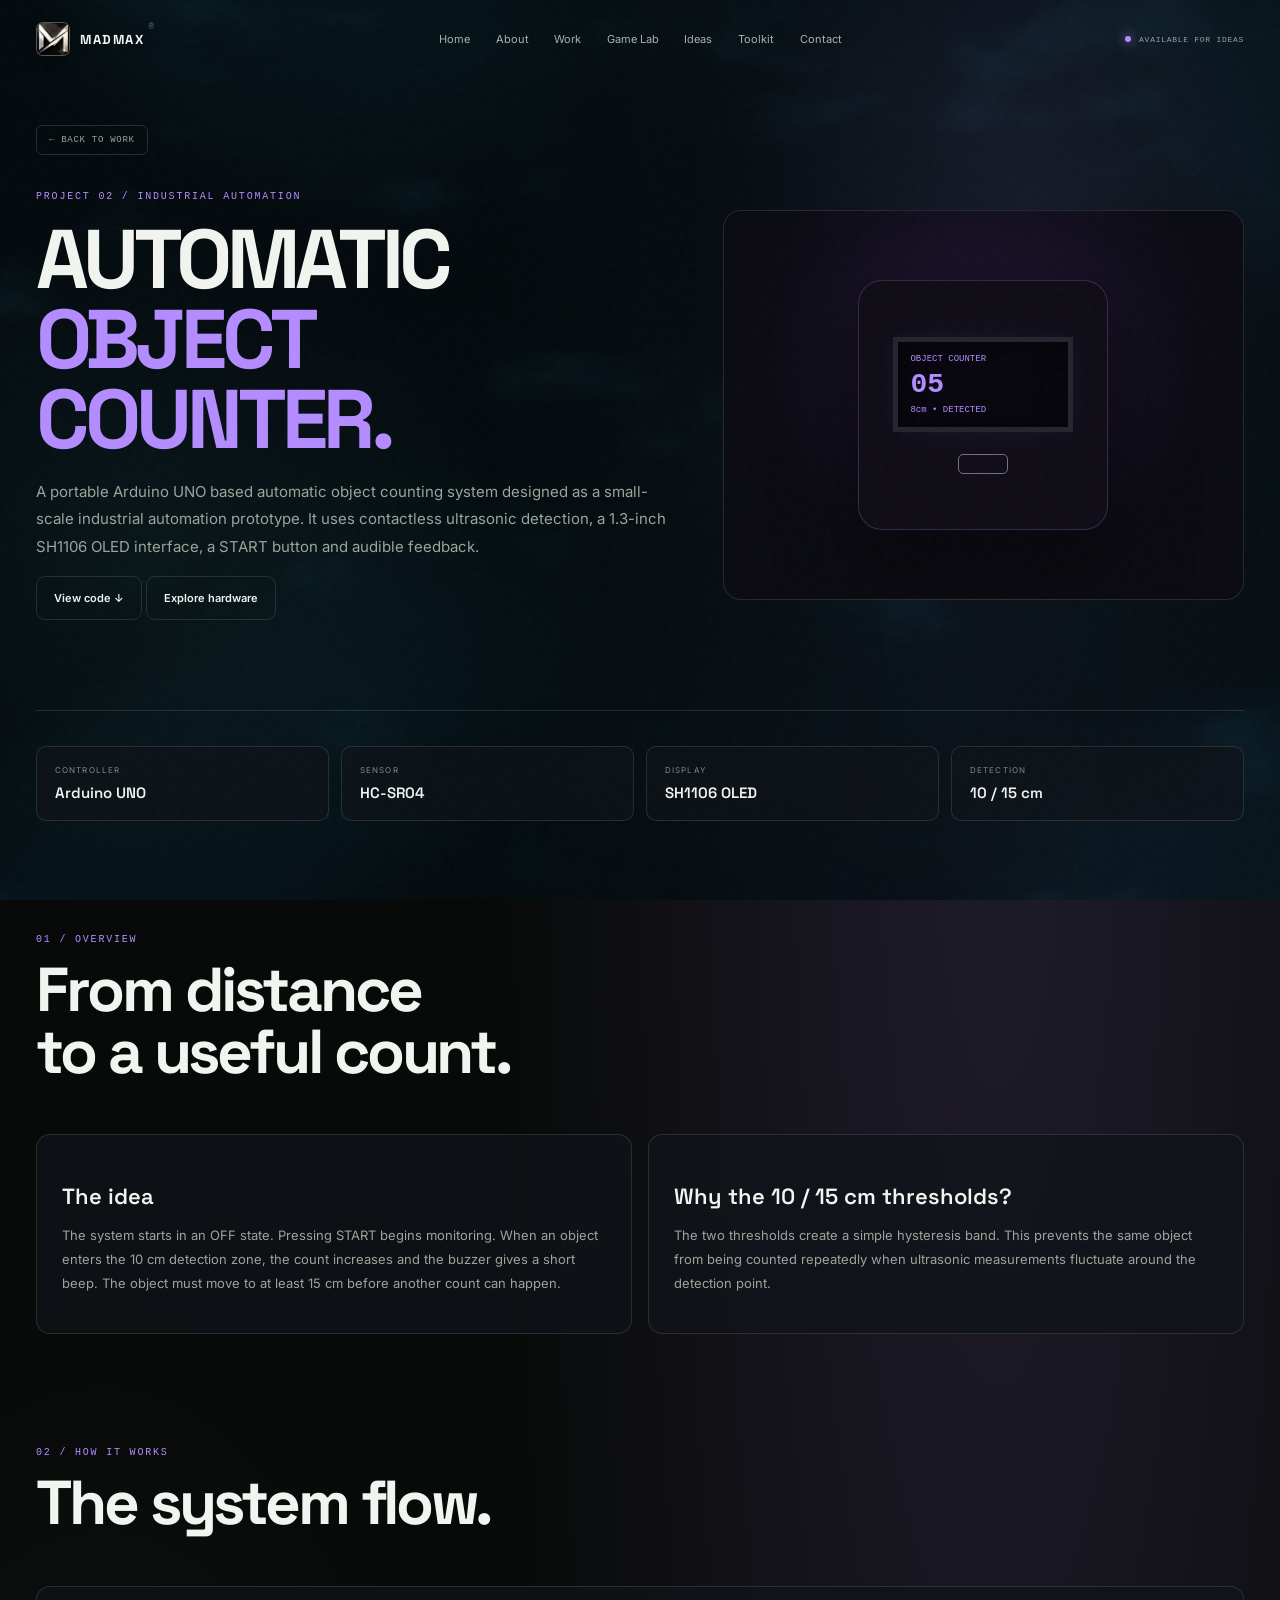
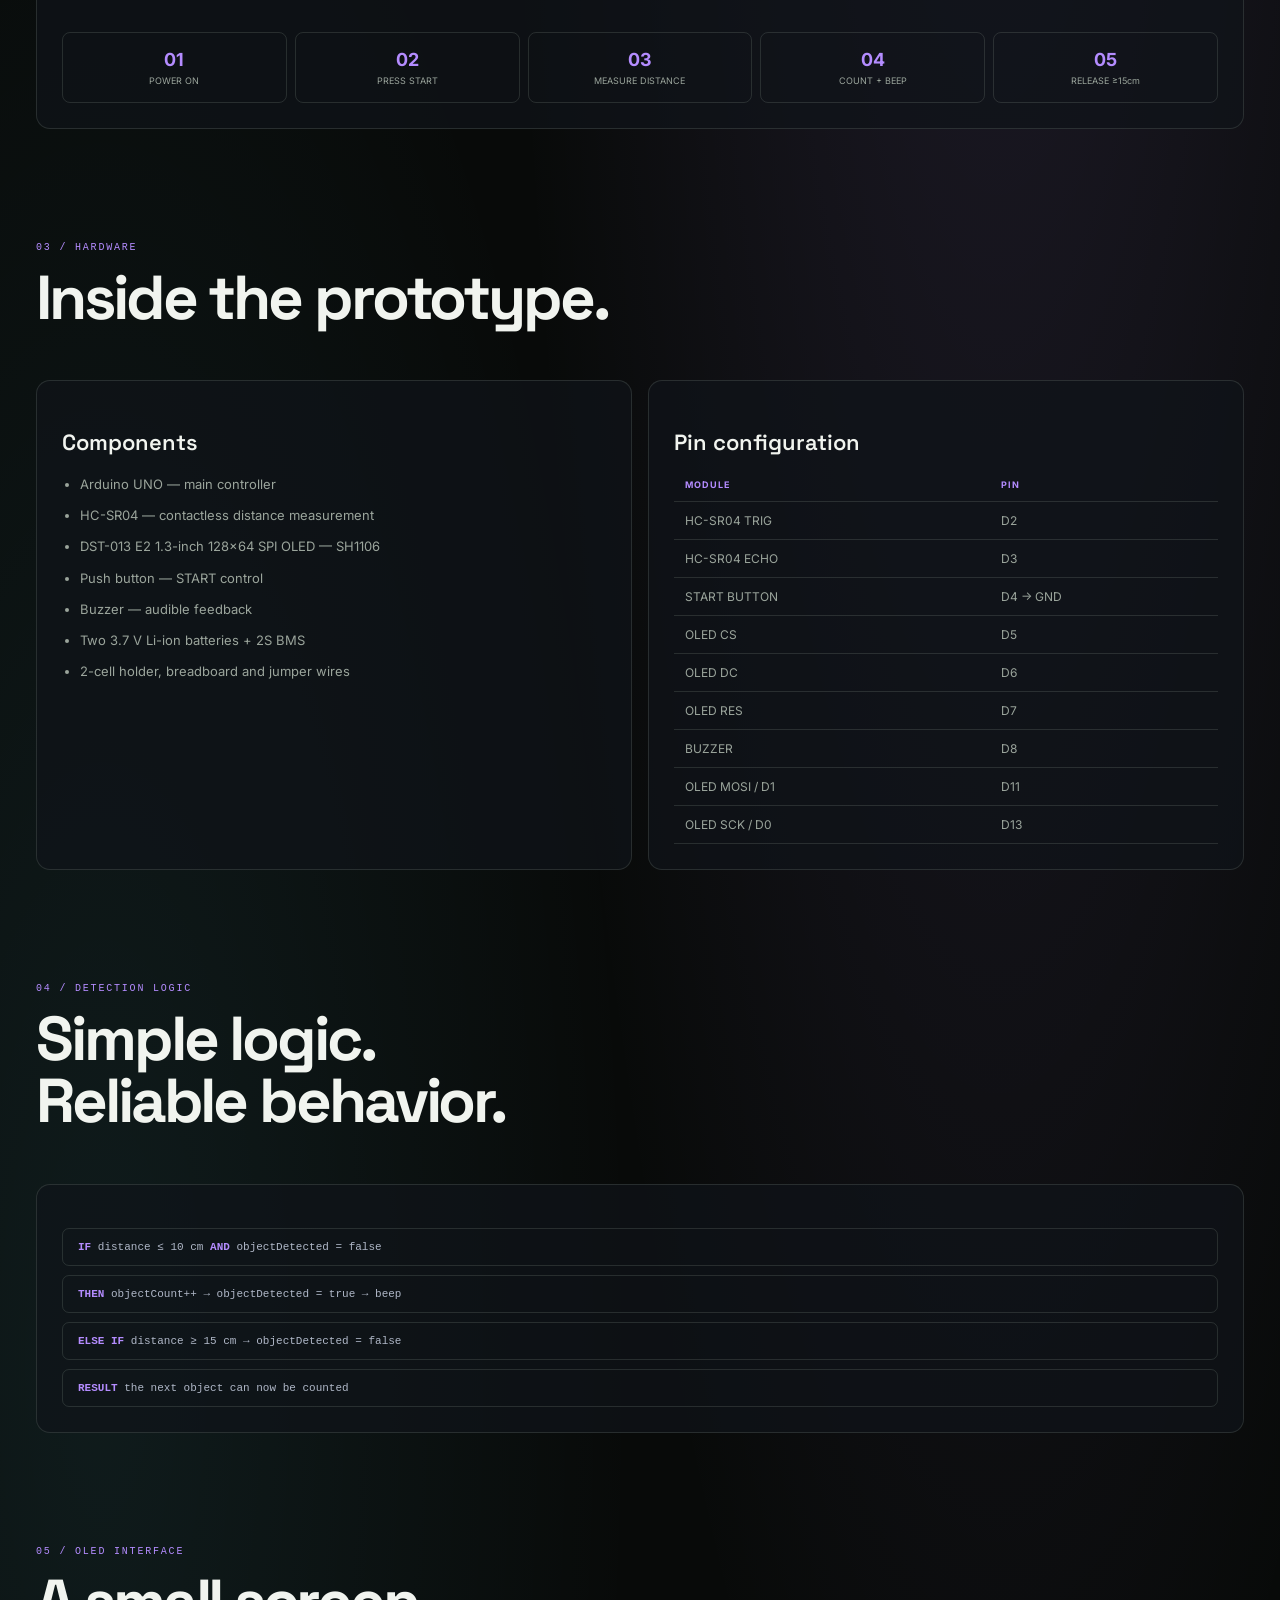
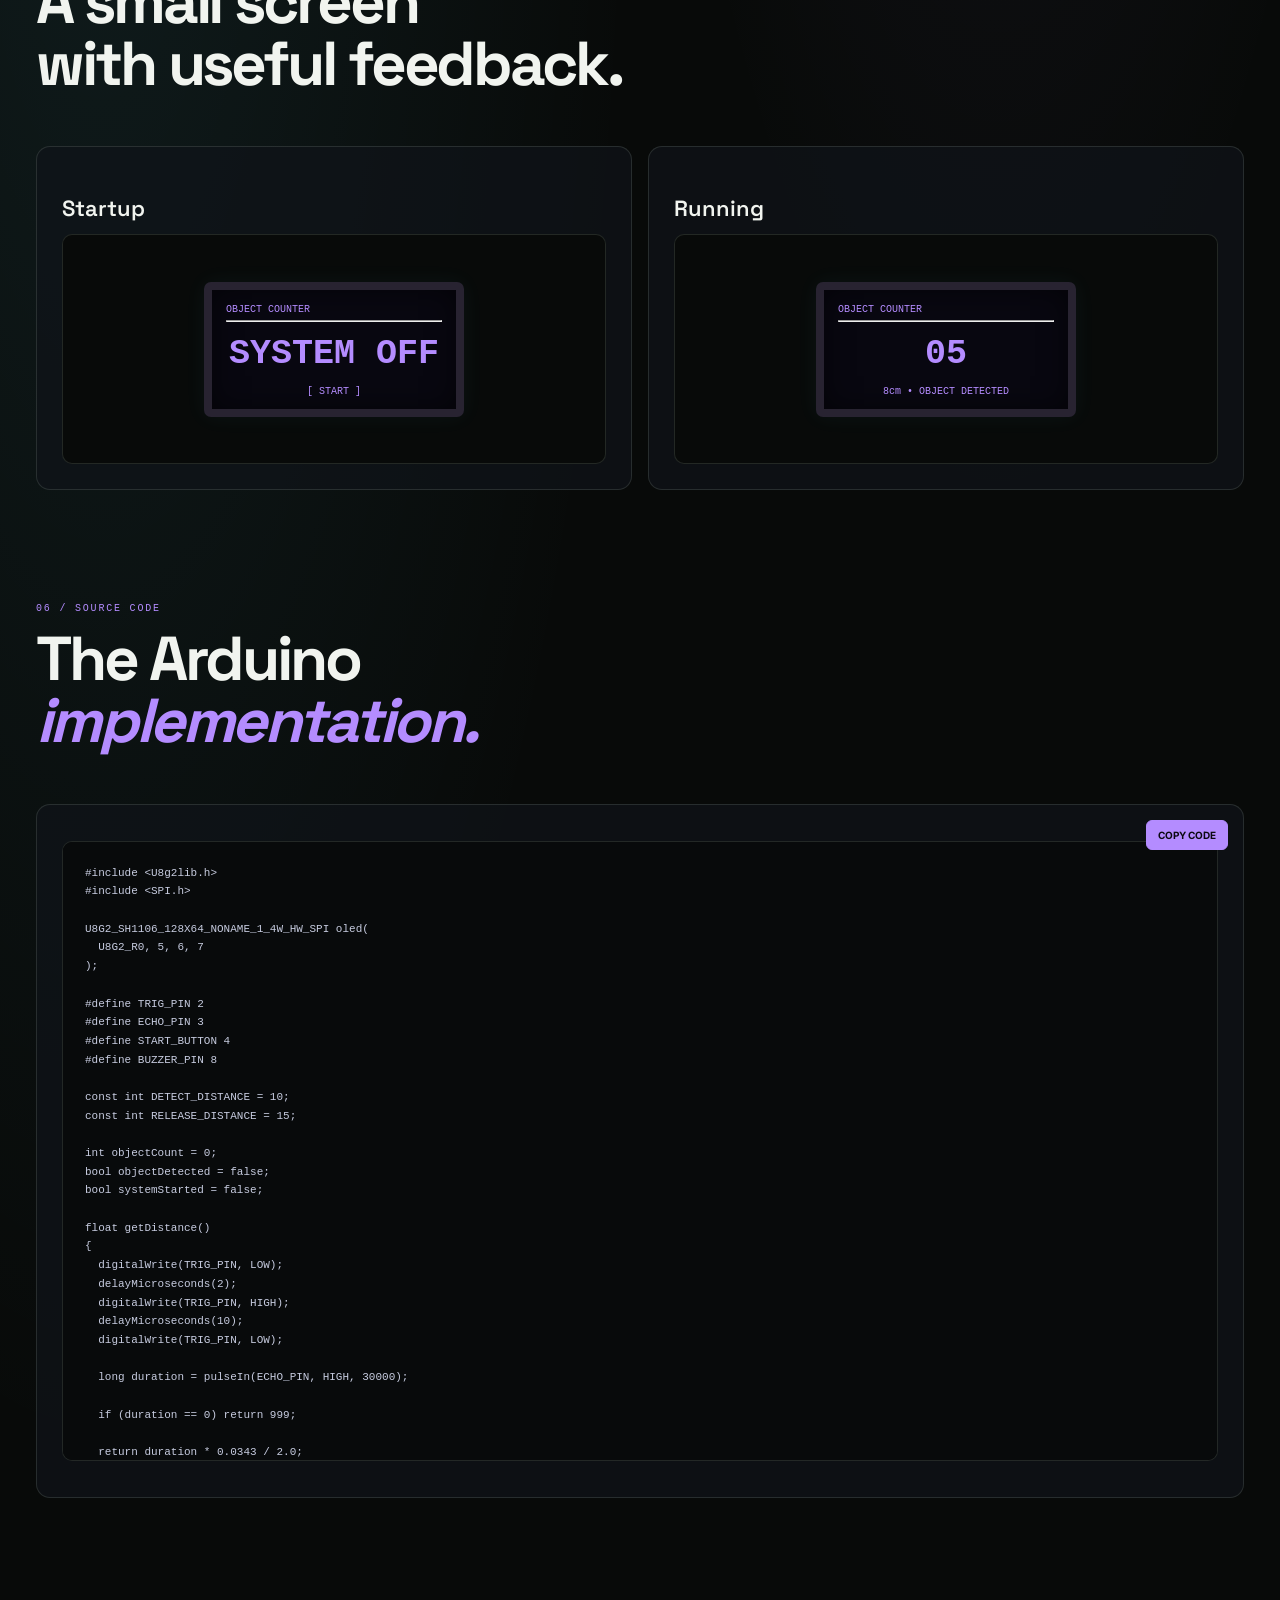
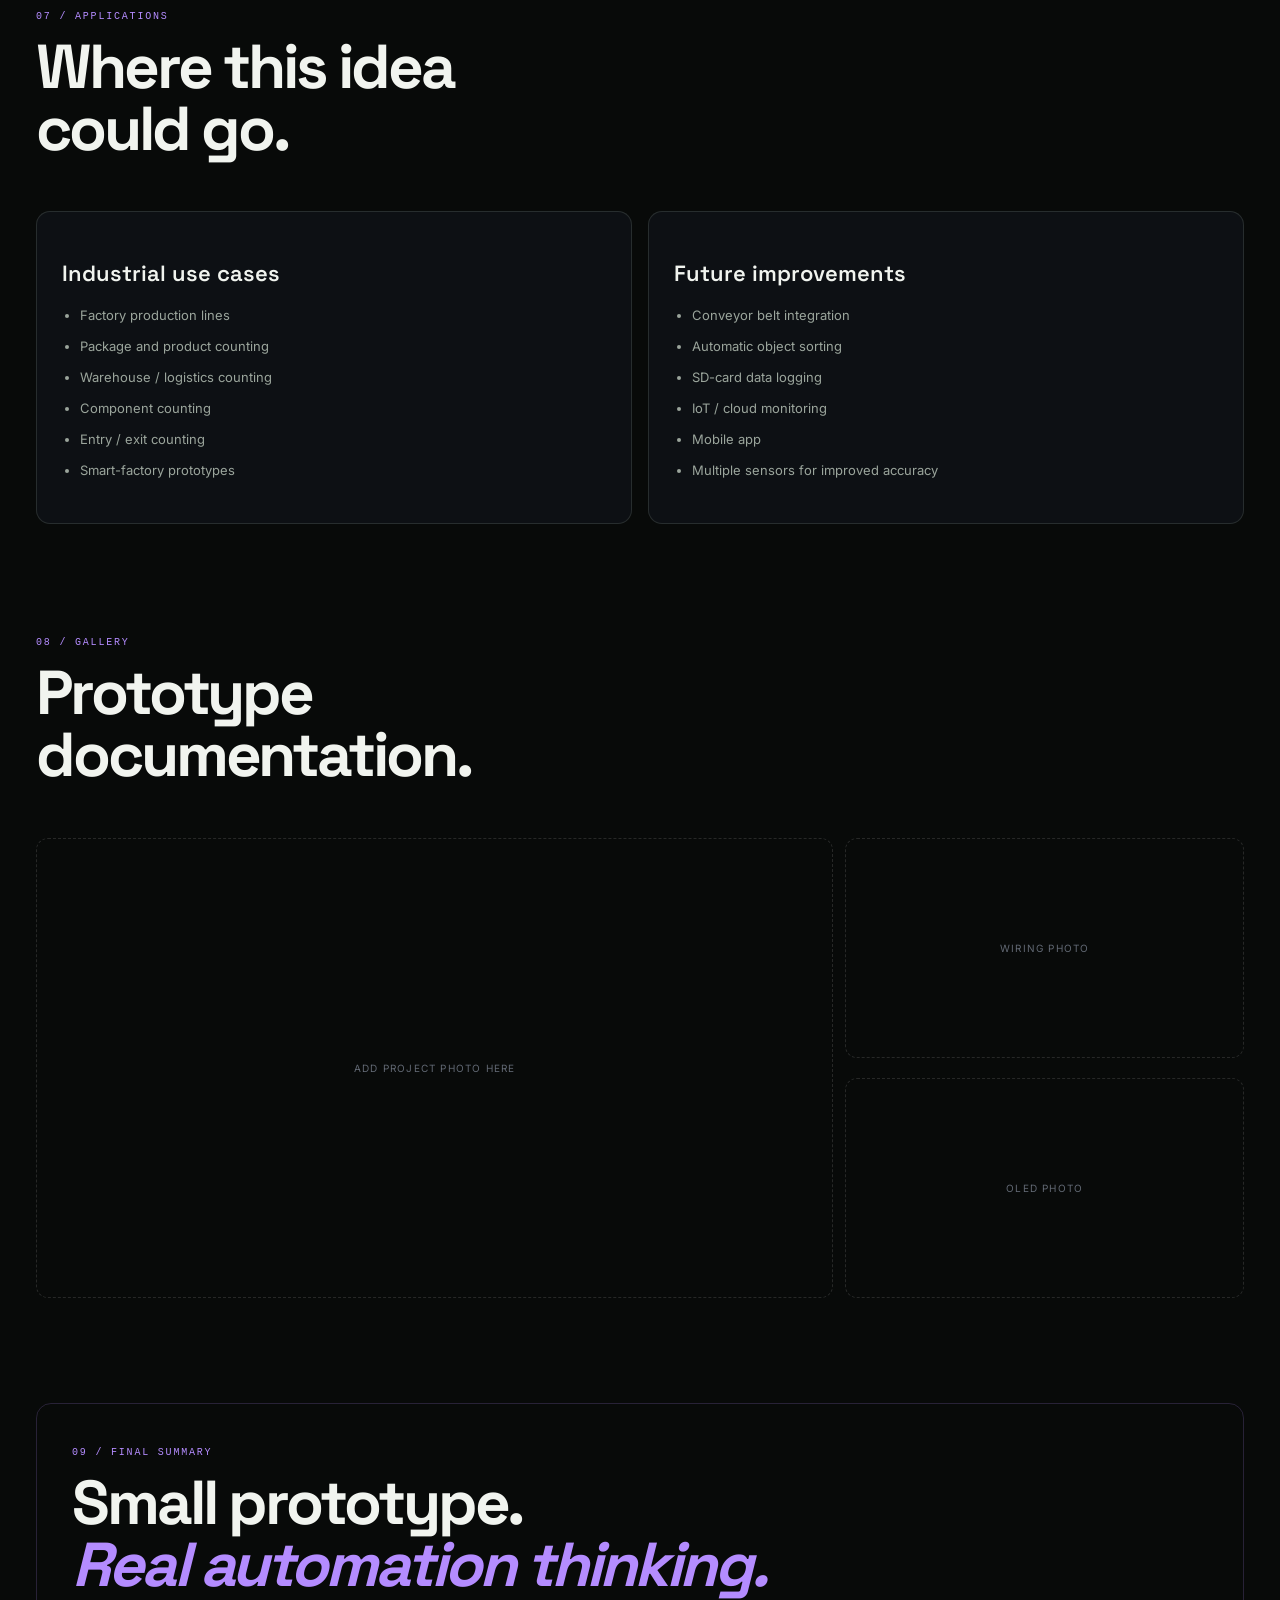
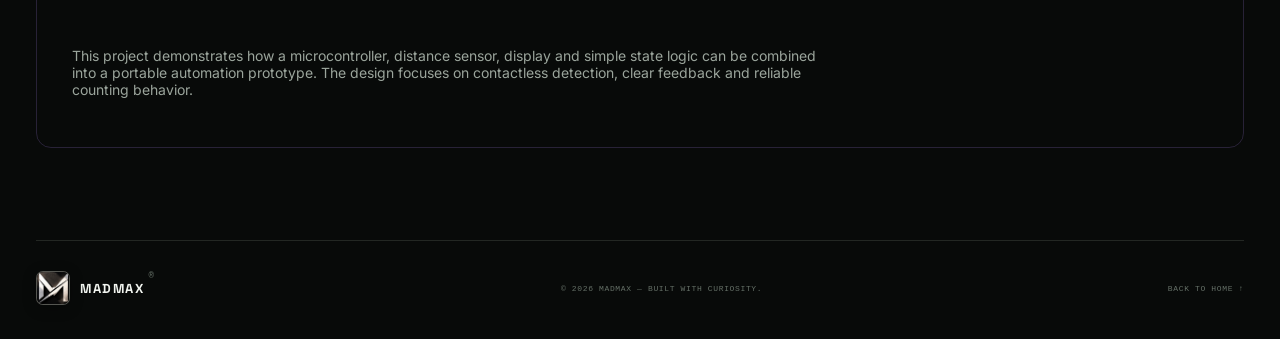
<file: automatic-object-counter.html>
<!DOCTYPE html>
<html lang="en">

<head>

<meta charset="UTF-8">

<meta
name="viewport"
content="width=device-width,initial-scale=1.0"
>

<meta
name="description"
content="Automatic Object Counting System — MADMAX project case study"
>

<title>
Automatic Object Counter — MADMAX
</title>

<link
rel="preconnect"
href="https://fonts.googleapis.com"
>

<link
rel="preconnect"
href="https://fonts.gstatic.com"
crossorigin
>

<link
href="https://fonts.googleapis.com/css2?family=Inter:wght@400;500;600;700;800&family=Space+Grotesk:wght@500;600;700&display=swap"
rel="stylesheet"
>

<link rel="stylesheet" href="style.css?v=unified-ui-1">


<style>

.project-page{
padding-top:125px;
padding-bottom:100px
}

.back{
display:inline-flex;
align-items:center;
gap:9px;
color:var(--muted);
font-size:11px;
margin-bottom:45px
}

.back:hover{
color:var(--green)
}

.project-hero{
display:grid;
grid-template-columns:1.1fr .9fr;
gap:50px;
align-items:center;
padding-bottom:90px;
border-bottom:1px solid var(--line)
}

.project-kicker{
color:var(--green);
font-size:10px;
letter-spacing:.2em;
font-weight:700
}

.project-hero h1{
font:700 clamp(48px,6.5vw,88px)/.96 "Space Grotesk";
letter-spacing:-.06em;
margin:18px 0
}

.project-hero h1 em{
color:var(--green);
font-style:normal
}

.project-hero p{
max-width:650px;
color:var(--muted);
font-size:15px
}

.hero-device{
height:390px;
border:1px solid var(--line);
border-radius:18px;
background:
radial-gradient(
circle at 50% 35%,
#221735,
#0b0b12 65%
);
display:grid;
place-items:center;
position:relative;
overflow:hidden
}

.hero-device:before{
content:"";
position:absolute;
inset:0;
background:
linear-gradient(
transparent 49%,
#b48cff10 50%,
transparent 51%
);
background-size:100% 22px
}

.device{
width:250px;
height:250px;
border:1px solid #b48cff38;
border-radius:24px;
background:#100d17;
box-shadow:0 30px 80px #0008;
display:flex;
flex-direction:column;
align-items:center;
justify-content:center;
position:relative
}

.device-screen{
width:180px;
height:95px;
border:5px solid #282331;
background:#080710;
padding:12px;
color:var(--green);
font:9px monospace
}

.device-screen b{
display:block;
font-size:28px;
margin:5px 0
}

.device-button{
margin-top:22px;
width:50px;
height:20px;
border:1px solid #756b91;
border-radius:5px
}

.specs{
display:grid;
grid-template-columns:repeat(4,1fr);
gap:12px;
margin:35px 0 0
}

.spec{
border:1px solid var(--line);
background:var(--card);
padding:18px;
border-radius:10px
}

.spec small{
display:block;
color:#7d8798;
font-size:8px;
letter-spacing:.14em
}

.spec b{
display:block;
margin-top:8px;
font:600 15px "Space Grotesk"
}

.case-section{
padding-top:105px
}

.case-heading{
margin-bottom:35px
}

.case-heading small{
color:var(--green);
font-size:10px;
letter-spacing:.18em
}

.case-heading h2{
font:700 clamp(38px,5vw,62px)/1 "Space Grotesk";
letter-spacing:-.05em;
margin-top:13px
}

.case-grid{
display:grid;
grid-template-columns:1fr 1fr;
gap:16px
}

.panel{
border:1px solid var(--line);
background:var(--card);
border-radius:14px;
padding:25px
}

.panel h3{
font:600 22px "Space Grotesk";
margin-bottom:12px
}

.panel p,
.panel li{
color:var(--muted);
font-size:13px
}

.panel ul{
padding-left:18px
}

.panel li{
margin:7px 0
}

.flow{
display:grid;
grid-template-columns:repeat(5,1fr);
gap:8px;
margin-top:20px
}

.flow div{
text-align:center;
border:1px solid var(--line);
padding:16px 7px;
border-radius:8px;
background:var(--card2);
font-size:9px;
color:var(--muted)
}

.flow b{
display:block;
color:var(--green);
font-size:18px;
margin-bottom:5px
}

.pin-table{
width:100%;
border-collapse:collapse;
margin-top:12px;
font-size:12px
}

.pin-table th,
.pin-table td{
text-align:left;
padding:11px;
border-bottom:1px solid var(--line)
}

.pin-table th{
color:var(--green);
font-size:9px;
letter-spacing:.1em
}

.pin-table td{
color:var(--muted)
}

.logic{
display:grid;
gap:9px;
margin-top:18px
}

.logic div{
padding:12px 15px;
border:1px solid var(--line);
border-radius:7px;
background:var(--card2);
font:11px monospace;
color:#b0b8c8
}

.logic strong{
color:var(--green)
}

.oled-demo{
display:grid;
place-items:center;
min-height:230px;
background:#080a09;
border:1px solid var(--line);
border-radius:10px
}

.oled-screen{
width:260px;
height:135px;
border:8px solid #282331;
border-radius:7px;
background:#080710;
color:var(--green);
padding:14px;
font:10px monospace
}

.oled-screen b{
display:block;
text-align:center;
font-size:35px;
margin:12px 0
}

.code-wrap{
position:relative
}

.copy-btn{
position:absolute;
right:15px;
top:15px;
background:var(--green);
border:0;
color:#0b0912;
padding:8px 11px;
border-radius:6px;
font-size:10px;
font-weight:700;
cursor:pointer
}

.code{
max-height:620px;
overflow:auto;
background:#080a0b;
border:1px solid var(--line);
border-radius:10px;
padding:22px;
color:#c7cce0;
font:11px/1.7 Consolas,monospace;
white-space:pre
}

.code .kw{
color:#b48cff
}

.code .str{
color:#66e8ff
}

.code .num{
color:#66e8ff
}

.gallery{
display:grid;
grid-template-columns:2fr 1fr;
gap:12px
}

.gallery-box{
min-height:220px;
border:1px dashed #ffffff20;
border-radius:12px;
display:grid;
place-items:center;
background:var(--card);
color:#626974;
font-size:10px;
letter-spacing:.12em
}

.gallery-box.large{
min-height:360px
}

.final-box{
border:1px solid #b48cff30;
background:
linear-gradient(
145deg,
#171021,
var(--card)
);
border-radius:15px;
padding:35px
}


@media(max-width:800px){

.project-hero,
.case-grid{
grid-template-columns:1fr
}

.hero-device{
height:320px
}

.specs{
grid-template-columns:1fr 1fr
}

.flow{
grid-template-columns:1fr 1fr
}

.gallery{
grid-template-columns:1fr
}

.gallery-box.large{
min-height:230px
}

}

</style>


<link rel="stylesheet" href="project-theme.css?v=unified-ui-1">
  <link rel="icon" type="image/png" href="assets/favicon.png">
  <meta name="theme-color" content="#080a09">

  <style id="mad-maxx-logo-integration">
    .logo-mark-img { width:34px; height:34px; display:block; flex:0 0 34px; object-fit:cover; object-position:center; border:1px solid rgba(230,226,216,.35); border-radius:7px; background:#080a09; box-shadow:0 3px 14px rgba(0,0,0,.3); }
    .logo { gap:10px; }
    @media (max-width:520px) { .logo-mark-img { width:30px; height:30px; flex-basis:30px; } }
  </style>

<style>
          body.project-detail { isolation: isolate; }
          body.project-detail > .water-background { z-index: -1; }
        </style>
</head>


<body class="project-detail automatic-object-counter">
  <iframe class="water-background" src="water-background.html" title="" aria-hidden="true" tabindex="-1"></iframe>


<div class="noise" aria-hidden="true"></div>
<div class="scroll-progress" aria-hidden="true"><i></i></div>


<header class="site-header">
  <nav class="nav container">
    <a class="logo" href="index.html#home" aria-label="MADMAX home"><img class="logo-mark-img" src="assets/mad-maxx-mark.jpg" alt="MADMAX logo"><span>MADMAX</span><small>®</small></a>
    <div class="links" id="navLinks">
      <a href="index.html#home">Home</a>
      <a href="index.html#about">About</a>
      <a href="index.html#work">Work</a>
      <a href="index.html#games">Game Lab</a>
      <a href="index.html#ideas">Ideas</a>
      <a href="index.html#stack">Toolkit</a>
      <a href="index.html#contact">Contact</a>
    </div>
    <div class="nav-actions"><span class="live-status"><i></i> AVAILABLE FOR IDEAS</span><button class="menu-toggle" id="menu" aria-label="Toggle navigation" aria-expanded="false"><span></span><span></span></button></div>
  </nav>
</header>


<main class="project-page container">


<a class="back" href="index.html#work">
← BACK TO WORK
</a>


<section class="project-hero">

<div>

<div class="project-kicker">
PROJECT 02 / INDUSTRIAL AUTOMATION
</div>

<h1>
AUTOMATIC<br>
<em>OBJECT COUNTER.</em>
</h1>

<p>
A portable Arduino UNO based automatic object counting system designed as a small-scale industrial automation prototype. It uses contactless ultrasonic detection, a 1.3-inch SH1106 OLED interface, a START button and audible feedback.
</p>

<div class="actions">

<a class="button main-btn" href="#code">
View code ↓
</a>

<a class="button" href="#hardware">
Explore hardware
</a>

</div>

</div>


<div class="hero-device">

<div class="device">

<div class="device-screen">

<span>
OBJECT COUNTER
</span>

<b>
05
</b>

<span>
8cm • DETECTED
</span>

</div>

<div class="device-button"></div>

</div>

</div>

</section>


<div class="specs">

<div class="spec">
<small>CONTROLLER</small>
<b>Arduino UNO</b>
</div>

<div class="spec">
<small>SENSOR</small>
<b>HC-SR04</b>
</div>

<div class="spec">
<small>DISPLAY</small>
<b>SH1106 OLED</b>
</div>

<div class="spec">
<small>DETECTION</small>
<b>10 / 15 cm</b>
</div>

</div>


<section class="case-section" id="overview">

<div class="case-heading">

<small>
01 / OVERVIEW
</small>

<h2>
From distance<br>
to a useful count.
</h2>

</div>


<div class="case-grid">

<div class="panel">

<h3>
The idea
</h3>

<p>
The system starts in an OFF state. Pressing START begins monitoring. When an object enters the 10 cm detection zone, the count increases and the buzzer gives a short beep. The object must move to at least 15 cm before another count can happen.
</p>

</div>


<div class="panel">

<h3>
Why the 10 / 15 cm thresholds?
</h3>

<p>
The two thresholds create a simple hysteresis band. This prevents the same object from being counted repeatedly when ultrasonic measurements fluctuate around the detection point.
</p>

</div>

</div>

</section>


<section class="case-section" id="how">

<div class="case-heading">

<small>
02 / HOW IT WORKS
</small>

<h2>
The system flow.
</h2>

</div>


<div class="panel">

<div class="flow">

<div>
<b>01</b>
POWER ON
</div>

<div>
<b>02</b>
PRESS START
</div>

<div>
<b>03</b>
MEASURE DISTANCE
</div>

<div>
<b>04</b>
COUNT + BEEP
</div>

<div>
<b>05</b>
RELEASE ≥15cm
</div>

</div>

</div>

</section>


<section class="case-section" id="hardware">

<div class="case-heading">

<small>
03 / HARDWARE
</small>

<h2>
Inside the prototype.
</h2>

</div>


<div class="case-grid">

<div class="panel">

<h3>
Components
</h3>

<ul>

<li>
Arduino UNO — main controller
</li>

<li>
HC-SR04 — contactless distance measurement
</li>

<li>
DST-013 E2 1.3-inch 128×64 SPI OLED — SH1106
</li>

<li>
Push button — START control
</li>

<li>
Buzzer — audible feedback
</li>

<li>
Two 3.7 V Li-ion batteries + 2S BMS
</li>

<li>
2-cell holder, breadboard and jumper wires
</li>

</ul>

</div>


<div class="panel">

<h3>
Pin configuration
</h3>

<table class="pin-table">

<tr>
<th>MODULE</th>
<th>PIN</th>
</tr>

<tr>
<td>HC-SR04 TRIG</td>
<td>D2</td>
</tr>

<tr>
<td>HC-SR04 ECHO</td>
<td>D3</td>
</tr>

<tr>
<td>START BUTTON</td>
<td>D4 → GND</td>
</tr>

<tr>
<td>OLED CS</td>
<td>D5</td>
</tr>

<tr>
<td>OLED DC</td>
<td>D6</td>
</tr>

<tr>
<td>OLED RES</td>
<td>D7</td>
</tr>

<tr>
<td>BUZZER</td>
<td>D8</td>
</tr>

<tr>
<td>OLED MOSI / D1</td>
<td>D11</td>
</tr>

<tr>
<td>OLED SCK / D0</td>
<td>D13</td>
</tr>

</table>

</div>

</div>

</section>


<section class="case-section">

<div class="case-heading">

<small>
04 / DETECTION LOGIC
</small>

<h2>
Simple logic.<br>
Reliable behavior.
</h2>

</div>


<div class="panel">

<div class="logic">

<div>
<strong>IF</strong>
distance ≤ 10 cm
<strong>AND</strong>
objectDetected = false
</div>

<div>
<strong>THEN</strong>
objectCount++ →
objectDetected = true →
beep
</div>

<div>
<strong>ELSE IF</strong>
distance ≥ 15 cm →
objectDetected = false
</div>

<div>
<strong>RESULT</strong>
the next object can now be counted
</div>

</div>

</div>

</section>


<section class="case-section">

<div class="case-heading">

<small>
05 / OLED INTERFACE
</small>

<h2>
A small screen<br>
with useful feedback.
</h2>

</div>


<div class="case-grid">

<div class="panel">

<h3>
Startup
</h3>

<div class="oled-demo">

<div class="oled-screen">

OBJECT COUNTER

<br>

<hr>

<b>
SYSTEM OFF
</b>

<center>
[ START ]
</center>

</div>

</div>

</div>


<div class="panel">

<h3>
Running
</h3>

<div class="oled-demo">

<div class="oled-screen">

OBJECT COUNTER

<br>

<hr>

<b>
05
</b>

<center>
8cm • OBJECT DETECTED
</center>

</div>

</div>

</div>

</div>

</section>


<section class="case-section" id="code">

<div class="case-heading">

<small>
06 / SOURCE CODE
</small>

<h2>
The Arduino<br>
<em>implementation.</em>
</h2>

</div>


<div class="panel code-wrap">

<button class="copy-btn" id="copy">
COPY CODE
</button>

<pre class="code" id="source">#include &lt;U8g2lib.h&gt;
#include &lt;SPI.h&gt;

U8G2_SH1106_128X64_NONAME_1_4W_HW_SPI oled(
  U8G2_R0, 5, 6, 7
);

#define TRIG_PIN 2
#define ECHO_PIN 3
#define START_BUTTON 4
#define BUZZER_PIN 8

const int DETECT_DISTANCE = 10;
const int RELEASE_DISTANCE = 15;

int objectCount = 0;
bool objectDetected = false;
bool systemStarted = false;

float getDistance()
{
  digitalWrite(TRIG_PIN, LOW);
  delayMicroseconds(2);
  digitalWrite(TRIG_PIN, HIGH);
  delayMicroseconds(10);
  digitalWrite(TRIG_PIN, LOW);

  long duration = pulseIn(ECHO_PIN, HIGH, 30000);

  if (duration == 0) return 999;

  return duration * 0.0343 / 2.0;
}

void beep()
{
  tone(BUZZER_PIN, 2000);
  delay(80);
  noTone(BUZZER_PIN);
}

void setup()
{
  pinMode(TRIG_PIN, OUTPUT);
  pinMode(ECHO_PIN, INPUT);
  pinMode(START_BUTTON, INPUT_PULLUP);
  pinMode(BUZZER_PIN, OUTPUT);

  digitalWrite(BUZZER_PIN, LOW);
  noTone(BUZZER_PIN);

  oled.begin();
}

void loop()
{
  if (!systemStarted)
  {
    if (digitalRead(START_BUTTON) == LOW)
    {
      delay(50);

      if (digitalRead(START_BUTTON) == LOW)
      {
        systemStarted = true;
        objectCount = 0;
        objectDetected = false;
        beep();
        delay(300);
      }
    }
    return;
  }

  float distance = getDistance();

  if (distance &lt;= DETECT_DISTANCE)
  {
    if (!objectDetected)
    {
      objectCount++;
      objectDetected = true;
      beep();
    }
  }
  else if (distance &gt;= RELEASE_DISTANCE)
  {
    objectDetected = false;
  }

  delay(80);
}</pre>

</div>

</section>


<section class="case-section">

<div class="case-heading">

<small>
07 / APPLICATIONS
</small>

<h2>
Where this idea<br>
could go.
</h2>

</div>


<div class="case-grid">

<div class="panel">

<h3>
Industrial use cases
</h3>

<ul>

<li>
Factory production lines
</li>

<li>
Package and product counting
</li>

<li>
Warehouse / logistics counting
</li>

<li>
Component counting
</li>

<li>
Entry / exit counting
</li>

<li>
Smart-factory prototypes
</li>

</ul>

</div>


<div class="panel">

<h3>
Future improvements
</h3>

<ul>

<li>
Conveyor belt integration
</li>

<li>
Automatic object sorting
</li>

<li>
SD-card data logging
</li>

<li>
IoT / cloud monitoring
</li>

<li>
Mobile app
</li>

<li>
Multiple sensors for improved accuracy
</li>

</ul>

</div>

</div>

</section>


<section class="case-section">

<div class="case-heading">

<small>
08 / GALLERY
</small>

<h2>
Prototype<br>
documentation.
</h2>

</div>


<div class="gallery">

<div class="gallery-box large">
ADD PROJECT PHOTO HERE
</div>

<div>

<div class="gallery-box">
WIRING PHOTO
</div>

<br>

<div class="gallery-box">
OLED PHOTO
</div>

</div>

</div>

</section>


<section class="case-section">

<div class="final-box">

<div class="case-heading">

<small>
09 / FINAL SUMMARY
</small>

<h2>
Small prototype.<br>
<em>Real automation thinking.</em>
</h2>

</div>

<p
style="color:var(--muted);max-width:760px;font-size:14px"
>
This project demonstrates how a microcontroller, distance sensor, display and simple state logic can be combined into a portable automation prototype. The design focuses on contactless detection, clear feedback and reliable counting behavior.
</p>

</div>

</section>

</main>


<footer class="site-footer container">
  <a class="logo" href="index.html#home" aria-label="MADMAX home"><img class="logo-mark-img" src="assets/mad-maxx-mark.jpg" alt="MADMAX logo"><span>MADMAX</span><small>®</small></a>
  <span>© 2026 MADMAX — BUILT WITH CURIOSITY.</span>
  <a href="index.html#home" class="back-top">BACK TO HOME ↑</a>
</footer>


<script>

const code=
document.getElementById("source").innerText;


document.getElementById("copy").onclick=async()=>{

await navigator.clipboard.writeText(code);

document.getElementById("copy").textContent=
"COPIED ✓";

setTimeout(
()=>document.getElementById("copy").textContent="COPY CODE",
1500
);

};

</script>


<script src="script.js?v=unified-ui-1"></script>
<script id="water-pointer-relay">
(() => {
  const frame = document.querySelector('iframe.water-background');
  if (!frame) return;
  let lastX = null, lastY = null, lastT = 0, down = false;
  const send = (e, isDown = down) => {
    const w = window.innerWidth || 1, h = window.innerHeight || 1;
    const now = performance.now();
    const x = e.clientX / w, y = e.clientY / h;
    const dt = Math.max(8, now - (lastT || now));
    const vx = lastX == null ? 0 : (x - lastX) / dt * 16.7;
    const vy = lastY == null ? 0 : (y - lastY) / dt * 16.7;
    frame.contentWindow?.postMessage({
      type: 'water-pointer', x, y, vx, vy,
      moving: lastX != null && Math.hypot(x - lastX, y - lastY) > 0.0008,
      active: true, down: isDown
    }, '*');
    lastX = x; lastY = y; lastT = now;
  };
  window.addEventListener('pointermove', e => send(e), { passive: true });
  window.addEventListener('pointerdown', e => { down = true; send(e, true); }, { passive: true });
  window.addEventListener('pointerup', e => { down = false; send(e, false); }, { passive: true });
  window.addEventListener('pointerleave', () => {
    frame.contentWindow?.postMessage({ type: 'water-pointer', x: lastX ?? .5, y: lastY ?? .5, active: false, moving: false }, '*');
    lastX = lastY = null; lastT = 0;
  });
})();
</script>

</body>
</html>
</file>
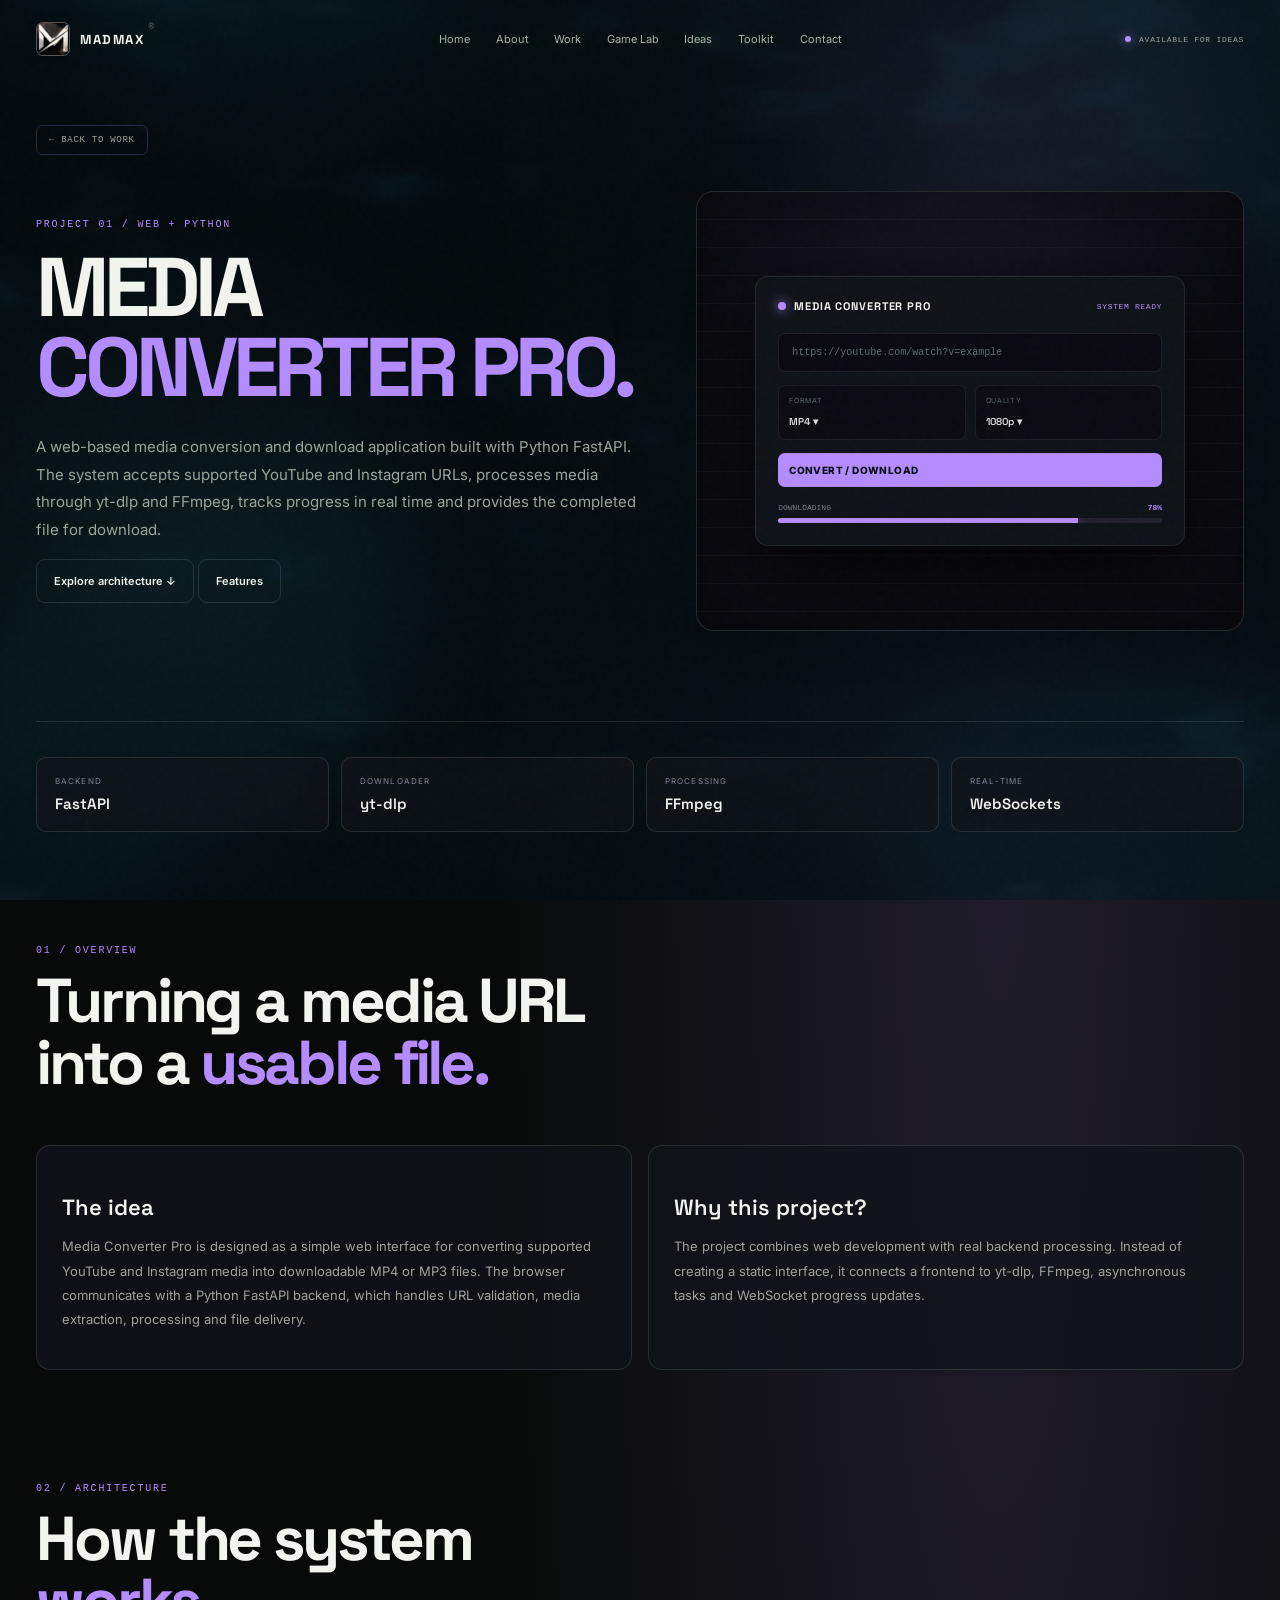
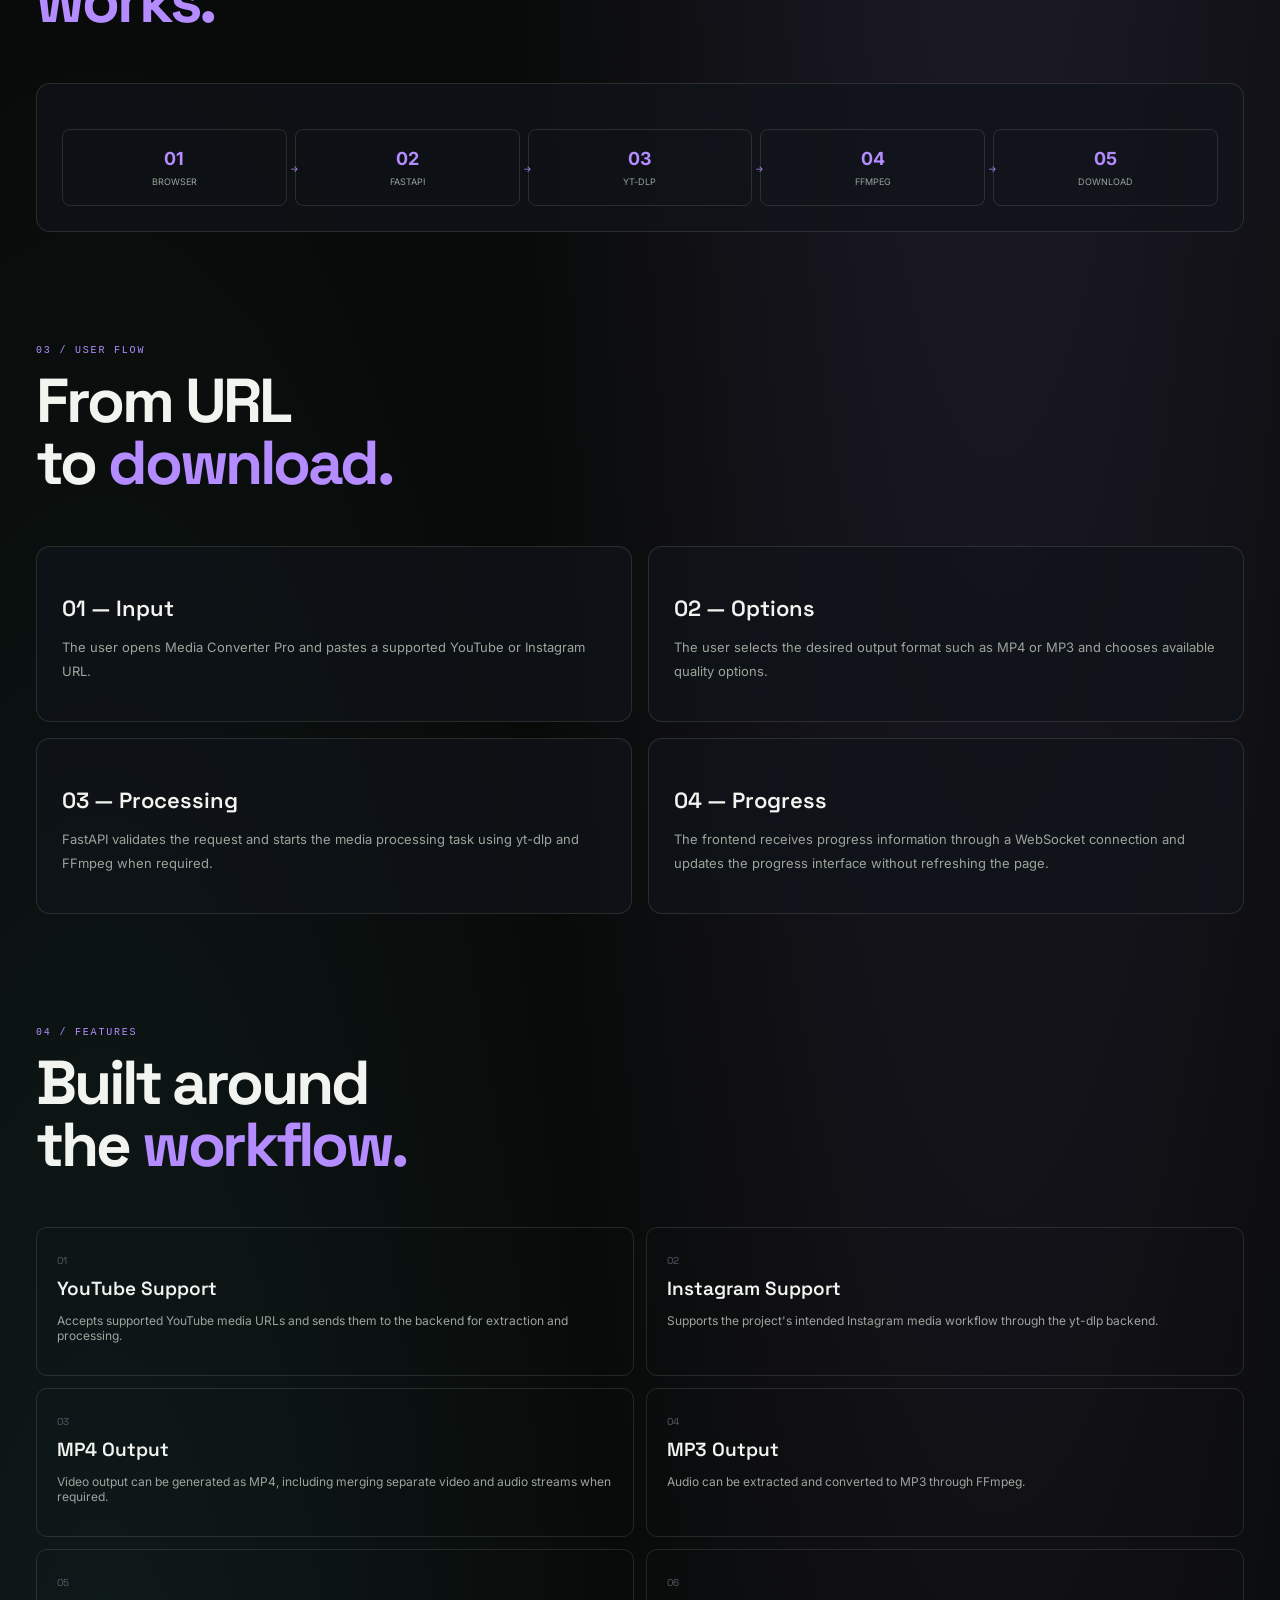
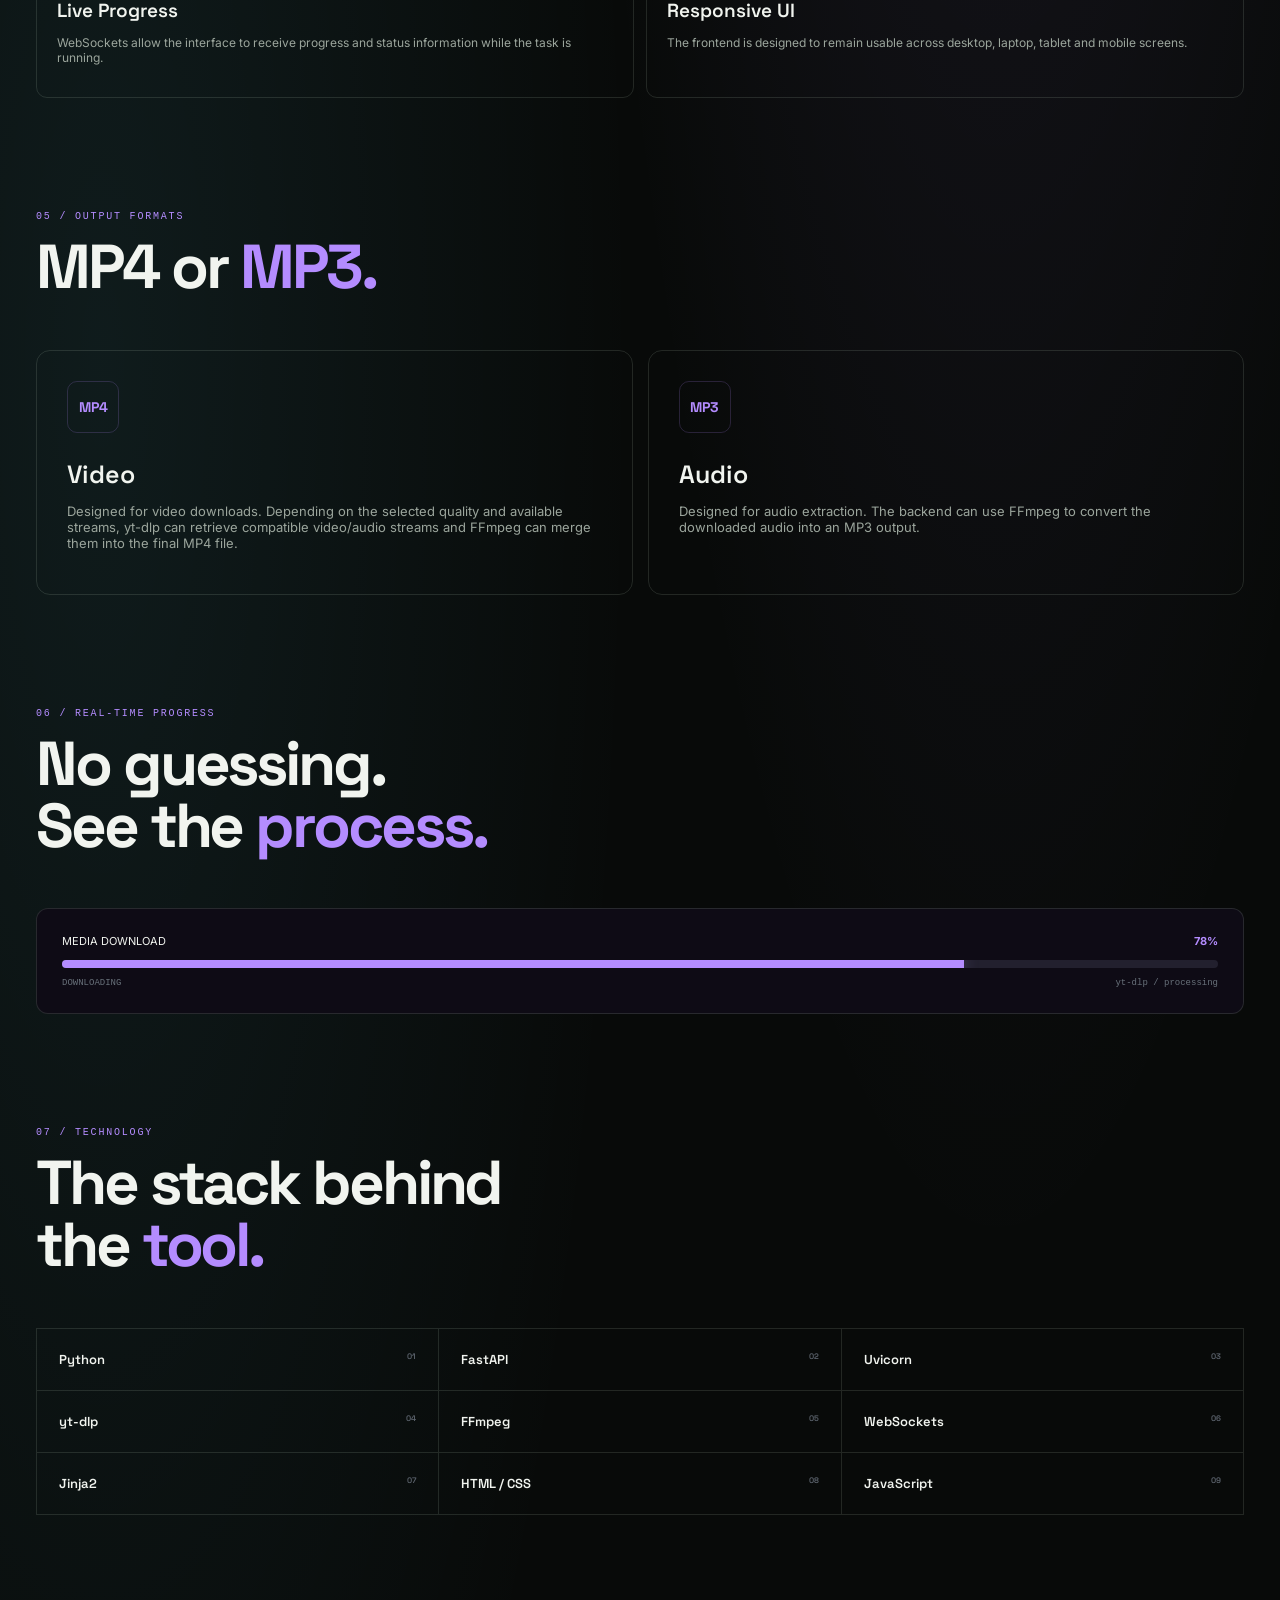
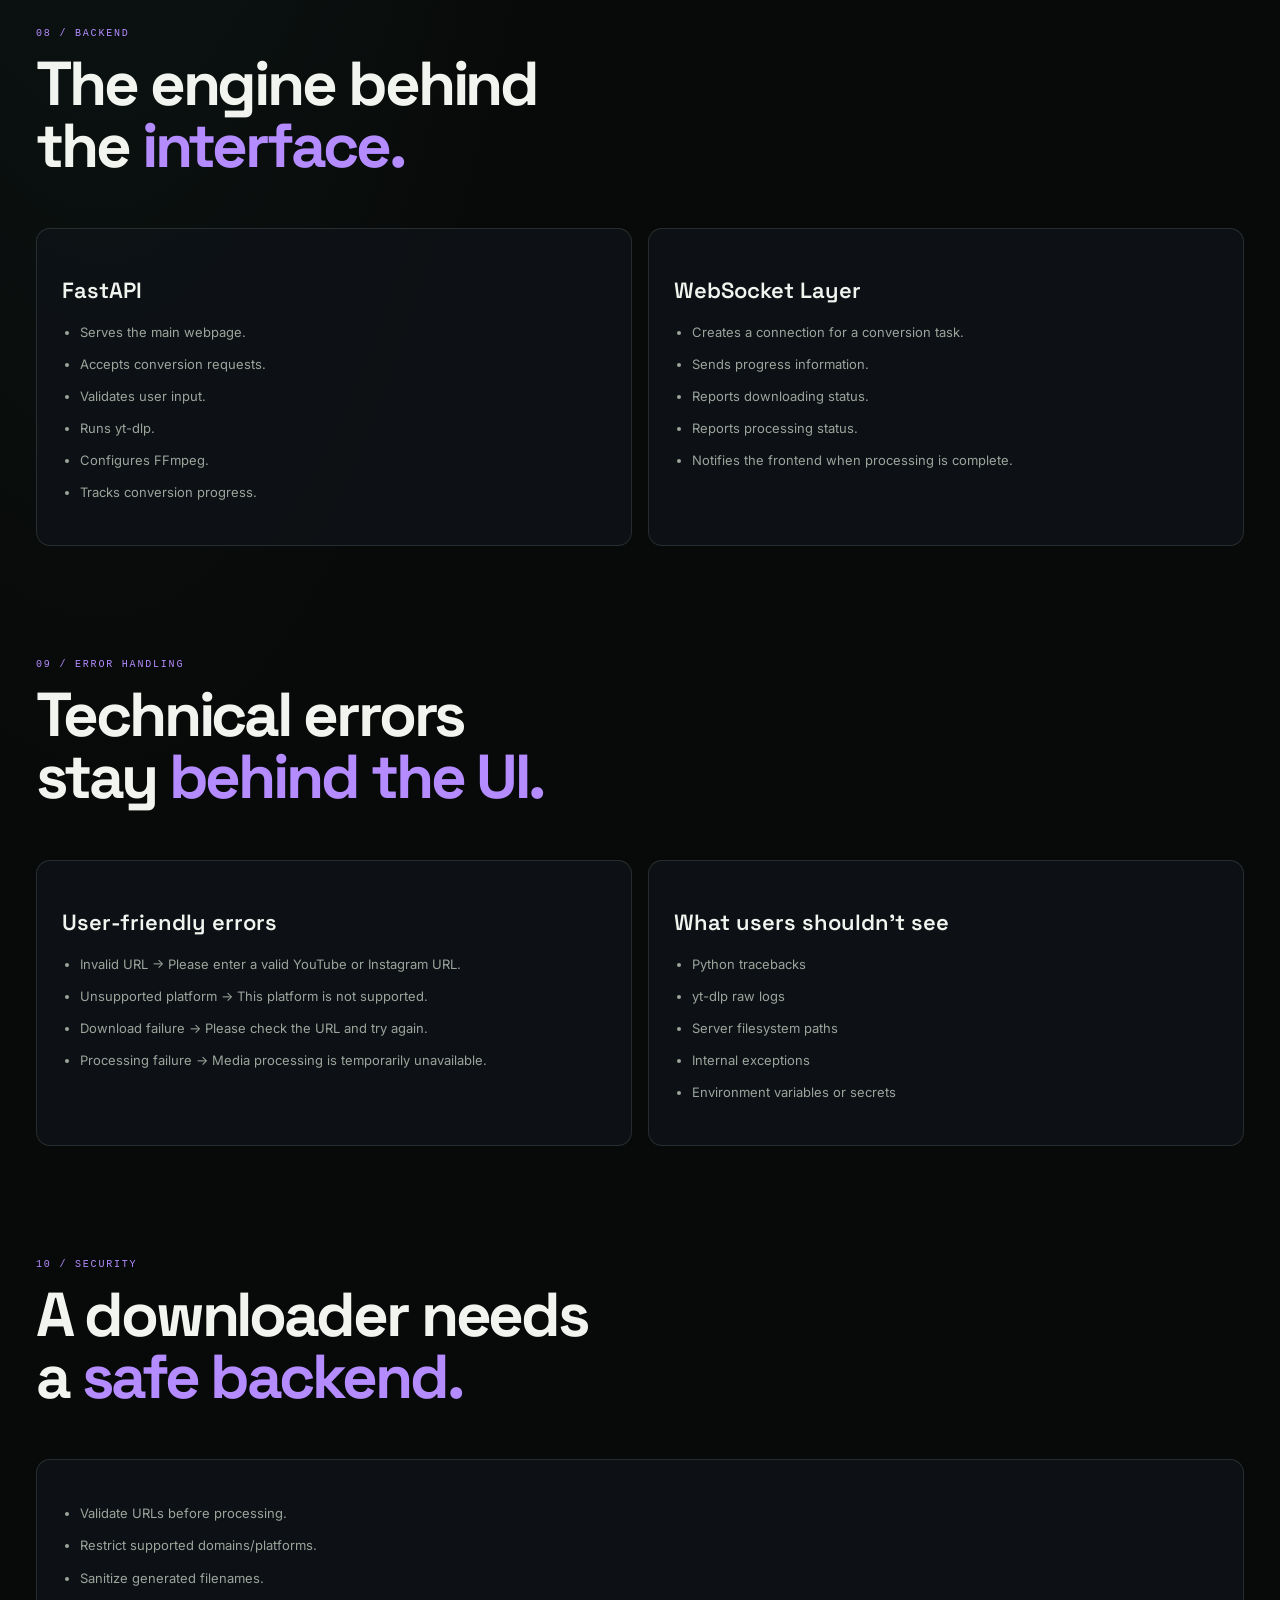
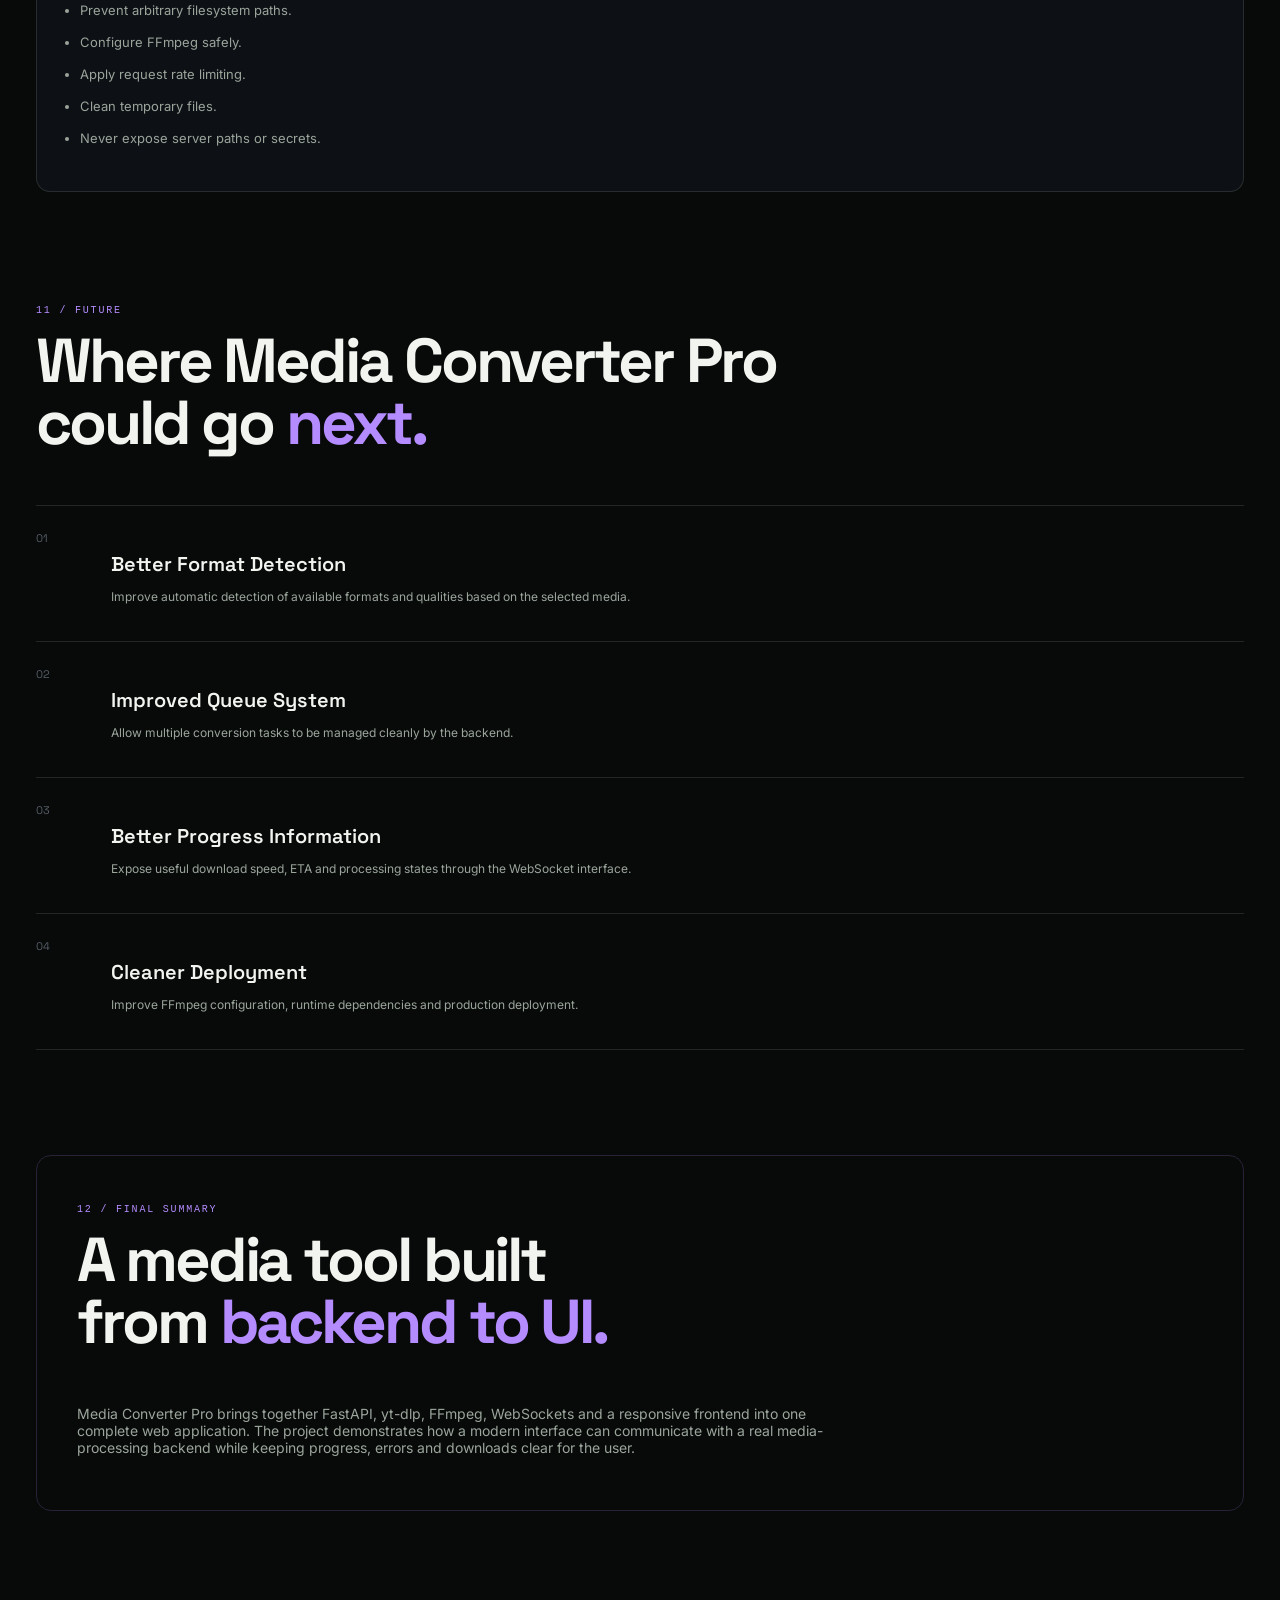
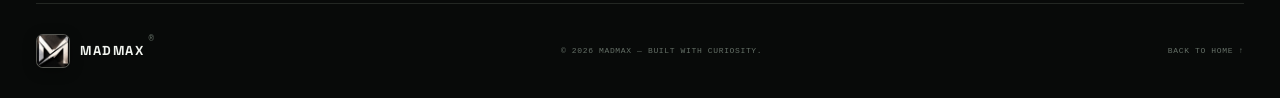
<file: media-converter-pro.html>
<!DOCTYPE html>
<html lang="en">

<head>

<meta charset="UTF-8">

<meta
    name="viewport"
    content="width=device-width,initial-scale=1.0"
>

<meta
    name="description"
    content="Media Converter Pro — MADMAX project case study"
>

<title>
Media Converter Pro — MADMAX
</title>

<link
    rel="preconnect"
    href="https://fonts.googleapis.com"
>

<link
    rel="preconnect"
    href="https://fonts.gstatic.com"
    crossorigin
>

<link
    href="https://fonts.googleapis.com/css2?family=Inter:wght@400;500;600;700;800&family=Space+Grotesk:wght@500;600;700&display=swap"
    rel="stylesheet"
>

<link rel="stylesheet" href="style.css?v=unified-ui-1">


<style>

/* =========================================
   MEDIA CONVERTER PRO PROJECT PAGE
========================================= */

.project-page{
    padding-top:125px;
    padding-bottom:100px;
}


/* Back button */

.back{
    display:inline-flex;
    align-items:center;
    gap:9px;

    color:var(--muted);

    font-size:11px;

    margin-bottom:45px;

    transition:.25s;
}

.back:hover{
    color:var(--green);
}


/* =========================================
   PROJECT HERO
========================================= */

.project-hero{
    display:grid;
    grid-template-columns:1.05fr .95fr;

    gap:55px;

    align-items:center;

    padding-bottom:90px;

    border-bottom:1px solid var(--line);
}

.project-kicker{
    color:var(--green);

    font-size:10px;

    letter-spacing:.2em;

    font-weight:700;
}

.project-hero h1{
    font:700 clamp(48px,6.5vw,88px)/.96 "Space Grotesk";

    letter-spacing:-.06em;

    margin:18px 0 25px;
}

.project-hero h1 em{
    color:var(--green);
    font-style:normal;
}

.project-hero p{
    max-width:650px;

    color:var(--muted);

    font-size:15px;
}


/* =========================================
   CONVERTER UI PREVIEW
========================================= */

.converter-preview{

    min-height:440px;

    border:1px solid var(--line);

    border-radius:18px;

    background:
        radial-gradient(
            circle at 50% 0,
            #b48cff12,
            transparent 55%
        ),
        #0b0b12;

    padding:25px;

    display:flex;

    align-items:center;

    justify-content:center;

    position:relative;

    overflow:hidden;

    box-shadow:
        inset 0 0 80px #0006,
        0 30px 80px #0005;
}

.converter-preview:before{

    content:"";

    position:absolute;

    inset:0;

    background:
        linear-gradient(
            transparent 96%,
            #ffffff08 96%
        );

    background-size:100% 28px;

    pointer-events:none;
}


/* Main converter window */

.converter-window{

    width:min(430px,100%);

    border:1px solid #ffffff15;

    border-radius:13px;

    background:#111419ee;

    padding:22px;

    position:relative;

    z-index:2;

    box-shadow:
        0 25px 70px #0009;
}


/* Window header */

.converter-top{

    display:flex;

    justify-content:space-between;

    align-items:center;

    margin-bottom:20px;
}

.converter-logo{

    display:flex;

    align-items:center;

    gap:8px;

    font:700 11px "Space Grotesk";

    letter-spacing:.08em;
}

.converter-logo i{

    width:8px;

    height:8px;

    border-radius:50%;

    background:var(--green);

    box-shadow:0 0 12px var(--green);
}

.converter-status{

    color:var(--green);

    font:8px monospace;

    letter-spacing:.08em;
}


/* URL box */

.url-box{

    border:1px solid #ffffff15;

    background:#0a0911;

    border-radius:7px;

    padding:13px;

    color:#626b75;

    font:10px monospace;

    margin-bottom:13px;

    overflow:hidden;

    white-space:nowrap;
}


/* Options */

.converter-options{

    display:grid;

    grid-template-columns:1fr 1fr;

    gap:9px;

    margin-bottom:13px;
}

.option{

    border:1px solid #ffffff12;

    background:#0c0b13;

    border-radius:7px;

    padding:10px;
}

.option small{

    display:block;

    color:#5d6670;

    font-size:7px;

    letter-spacing:.1em;

    margin-bottom:4px;
}

.option b{

    color:#d9dde2;

    font:600 10px "Space Grotesk";
}


/* Convert button */

.convert-demo{

    width:100%;

    border:0;

    border-radius:7px;

    padding:11px;

    background:var(--green);

    color:#0b0912;

    font-size:10px;

    font-weight:800;

    letter-spacing:.04em;
}


/* Progress */

.progress-demo{

    margin-top:16px;
}

.progress-info{

    display:flex;

    justify-content:space-between;

    color:#737c86;

    font:8px monospace;

    margin-bottom:6px;
}

.progress-info b{
    color:var(--green);
}

.progress-track{

    height:5px;

    background:#22202e;

    border-radius:10px;

    overflow:hidden;
}

.progress-fill{

    width:78%;

    height:100%;

    background:var(--green);

    box-shadow:0 0 12px #b48cff66;
}


/* =========================================
   SPECS
========================================= */

.specs{

    display:grid;

    grid-template-columns:repeat(4,1fr);

    gap:12px;

    margin:35px 0 0;
}

.spec{

    border:1px solid var(--line);

    background:var(--card);

    padding:18px;

    border-radius:10px;
}

.spec small{

    display:block;

    color:#7d8798;

    font-size:8px;

    letter-spacing:.14em;
}

.spec b{

    display:block;

    margin-top:8px;

    font:600 15px "Space Grotesk";
}


/* =========================================
   CASE STUDY
========================================= */

.case-section{

    padding-top:105px;
}

.case-heading{

    margin-bottom:35px;
}

.case-heading small{

    color:var(--green);

    font-size:10px;

    letter-spacing:.18em;
}

.case-heading h2{

    font:700 clamp(38px,5vw,62px)/1 "Space Grotesk";

    letter-spacing:-.05em;

    margin-top:13px;
}

.case-heading h2 em{

    color:var(--green);

    font-style:normal;
}


/* =========================================
   PANELS
========================================= */

.case-grid{

    display:grid;

    grid-template-columns:1fr 1fr;

    gap:16px;
}

.panel{

    border:1px solid var(--line);

    background:var(--card);

    border-radius:14px;

    padding:25px;
}

.panel h3{

    font:600 22px "Space Grotesk";

    margin-bottom:12px;
}

.panel p,
.panel li{

    color:var(--muted);

    font-size:13px;
}

.panel ul{

    padding-left:18px;
}

.panel li{

    margin:8px 0;
}


/* =========================================
   ARCHITECTURE
========================================= */

.architecture{

    display:grid;

    grid-template-columns:repeat(5,1fr);

    gap:8px;

    margin-top:20px;
}

.arch-box{

    text-align:center;

    border:1px solid var(--line);

    padding:18px 8px;

    border-radius:8px;

    background:var(--card2);

    font-size:9px;

    color:var(--muted);

    position:relative;
}

.arch-box b{

    display:block;

    color:var(--green);

    font-size:18px;

    margin-bottom:7px;
}

.arch-box:not(:last-child):after{

    content:"→";

    position:absolute;

    right:-13px;

    top:50%;

    transform:translateY(-50%);

    color:var(--green);

    z-index:3;
}


/* =========================================
   FEATURES
========================================= */

.feature-grid{

    display:grid;

    grid-template-columns:repeat(2,1fr);

    gap:12px;
}

.feature{

    border:1px solid var(--line);

    background:var(--card);

    border-radius:11px;

    padding:20px;
}

.feature-number{

    color:#555d67;

    font:10px "Space Grotesk";
}

.feature h3{

    font:600 19px "Space Grotesk";

    margin:8px 0;
}

.feature p{

    color:var(--muted);

    font-size:12px;
}


/* =========================================
   FORMAT CARDS
========================================= */

.format-grid{

    display:grid;

    grid-template-columns:1fr 1fr;

    gap:15px;
}

.format-card{

    border:1px solid var(--line);

    background:var(--card);

    border-radius:14px;

    padding:30px;
}

.format-icon{

    width:52px;

    height:52px;

    display:grid;

    place-items:center;

    border:1px solid #b48cff30;

    border-radius:10px;

    color:var(--green);

    font:700 14px "Space Grotesk";

    margin-bottom:18px;
}

.format-card h3{

    font:600 25px "Space Grotesk";

    margin-bottom:7px;
}

.format-card p{

    color:var(--muted);

    font-size:13px;
}


/* =========================================
   WEBSOCKET PROGRESS
========================================= */

.progress-panel{

    border:1px solid var(--line);

    background:#0e0b15;

    border-radius:12px;

    padding:25px;
}

.progress-header{

    display:flex;

    justify-content:space-between;

    margin-bottom:12px;

    font-size:11px;
}

.progress-header b{

    color:var(--green);
}

.big-progress{

    height:8px;

    border-radius:10px;

    background:#22202e;

    overflow:hidden;
}

.big-progress div{

    width:78%;

    height:100%;

    background:var(--green);

    box-shadow:0 0 15px #b48cff66;
}

.progress-status{

    display:flex;

    justify-content:space-between;

    margin-top:10px;

    color:#68717a;

    font:9px monospace;
}


/* =========================================
   STACK
========================================= */

.tech-stack{

    display:grid;

    grid-template-columns:repeat(3,1fr);

    border-top:1px solid var(--line);

    border-left:1px solid var(--line);
}

.tech{

    padding:22px;

    border-right:1px solid var(--line);

    border-bottom:1px solid var(--line);

    display:flex;

    justify-content:space-between;

    font:600 13px "Space Grotesk";
}

.tech span{

    color:#5d646e;

    font-size:8px;
}


/* =========================================
   FUTURE
========================================= */

.future-list{

    border-top:1px solid var(--line);
}

.future{

    display:grid;

    grid-template-columns:55px 1fr;

    gap:20px;

    padding:25px 0;

    border-bottom:1px solid var(--line);
}

.future-number{

    color:#555d67;

    font:11px "Space Grotesk";
}

.future h3{

    font:600 20px "Space Grotesk";

    margin-bottom:5px;
}

.future p{

    color:var(--muted);

    font-size:12px;
}


/* =========================================
   SUMMARY
========================================= */

.final-box{

    border:1px solid #b48cff30;

    background:
        linear-gradient(
            145deg,
            #171021,
            var(--card)
        );

    border-radius:15px;

    padding:40px;
}

.final-box p{

    color:var(--muted);

    max-width:760px;

    font-size:14px;
}


/* =========================================
   MOBILE
========================================= */

@media(max-width:900px){

    .project-hero{

        grid-template-columns:1fr;

    }

    .specs{

        grid-template-columns:1fr 1fr;

    }

    .architecture{

        grid-template-columns:1fr 1fr;

    }

    .arch-box:not(:last-child):after{

        display:none;

    }

    .case-grid{

        grid-template-columns:1fr;

    }

    .feature-grid{

        grid-template-columns:1fr;

    }

    .tech-stack{

        grid-template-columns:1fr 1fr;

    }

}


@media(max-width:600px){

    .project-page{

        padding-top:110px;

    }

    .converter-preview{

        min-height:360px;

        padding:15px;

    }

    .converter-window{

        padding:16px;

    }

    .specs{

        grid-template-columns:1fr 1fr;

    }

    .architecture{

        grid-template-columns:1fr;

    }

    .format-grid{

        grid-template-columns:1fr;

    }

    .tech-stack{

        grid-template-columns:1fr;

    }

    .final-box{

        padding:25px;

    }

}

</style>


<link rel="stylesheet" href="project-theme.css?v=unified-ui-1">
  <link rel="icon" type="image/png" href="assets/favicon.png">
  <meta name="theme-color" content="#080a09">

  <style id="mad-maxx-logo-integration">
    .logo-mark-img { width:34px; height:34px; display:block; flex:0 0 34px; object-fit:cover; object-position:center; border:1px solid rgba(230,226,216,.35); border-radius:7px; background:#080a09; box-shadow:0 3px 14px rgba(0,0,0,.3); }
    .logo { gap:10px; }
    @media (max-width:520px) { .logo-mark-img { width:30px; height:30px; flex-basis:30px; } }
  </style>

</head>


<body class="project-detail media-converter-pro">
  <iframe class="water-background" src="water-background.html" title="" aria-hidden="true" tabindex="-1"></iframe>


<div class="noise" aria-hidden="true"></div>
<div class="scroll-progress" aria-hidden="true"><i></i></div>


<header class="site-header">
  <nav class="nav container">
    <a class="logo" href="index.html#home" aria-label="MADMAX home"><img class="logo-mark-img" src="assets/mad-maxx-mark.jpg" alt="MADMAX logo"><span>MADMAX</span><small>®</small></a>
    <div class="links" id="navLinks">
      <a href="index.html#home">Home</a>
      <a href="index.html#about">About</a>
      <a href="index.html#work">Work</a>
      <a href="index.html#games">Game Lab</a>
      <a href="index.html#ideas">Ideas</a>
      <a href="index.html#stack">Toolkit</a>
      <a href="index.html#contact">Contact</a>
    </div>
    <div class="nav-actions"><span class="live-status"><i></i> AVAILABLE FOR IDEAS</span><button class="menu-toggle" id="menu" aria-label="Toggle navigation" aria-expanded="false"><span></span><span></span></button></div>
  </nav>
</header>


<main class="project-page container">


<!-- BACK -->

<a
class="back"
href="index.html#work"
>
← BACK TO WORK
</a>


<!-- HERO -->

<section class="project-hero">


<div>

<div class="project-kicker">
PROJECT 01 / WEB + PYTHON
</div>


<h1>

MEDIA<br>

<em>CONVERTER PRO.</em>

</h1>


<p>

A web-based media conversion and download application built with Python FastAPI. The system accepts supported YouTube and Instagram URLs, processes media through yt-dlp and FFmpeg, tracks progress in real time and provides the completed file for download.

</p>


<div class="actions">

<a
class="button main-btn"
href="#architecture"
>
Explore architecture ↓
</a>

<a
class="button"
href="#features"
>
Features
</a>

</div>

</div>


<!-- UI PREVIEW -->

<div class="converter-preview">

<div class="converter-window">


<div class="converter-top">

<div class="converter-logo">

<i></i>

MEDIA CONVERTER PRO

</div>


<div class="converter-status">
SYSTEM READY
</div>

</div>


<div class="url-box">

https://youtube.com/watch?v=example

</div>


<div class="converter-options">


<div class="option">

<small>
FORMAT
</small>

<b>
MP4 ▾
</b>

</div>


<div class="option">

<small>
QUALITY
</small>

<b>
1080p ▾
</b>

</div>

</div>


<div class="convert-demo">
CONVERT / DOWNLOAD
</div>


<div class="progress-demo">

<div class="progress-info">

<span>
DOWNLOADING
</span>

<b>
78%
</b>

</div>


<div class="progress-track">

<div class="progress-fill"></div>

</div>

</div>


</div>

</div>

</section>


<!-- SPECS -->

<div class="specs">


<div class="spec">

<small>
BACKEND
</small>

<b>
FastAPI
</b>

</div>


<div class="spec">

<small>
DOWNLOADER
</small>

<b>
yt-dlp
</b>

</div>


<div class="spec">

<small>
PROCESSING
</small>

<b>
FFmpeg
</b>

</div>


<div class="spec">

<small>
REAL-TIME
</small>

<b>
WebSockets
</b>

</div>


</div>


<!-- OVERVIEW -->

<section class="case-section">


<div class="case-heading">

<small>
01 / OVERVIEW
</small>

<h2>
Turning a media URL<br>
into a <em>usable file.</em>
</h2>

</div>


<div class="case-grid">


<div class="panel">

<h3>
The idea
</h3>

<p>

Media Converter Pro is designed as a simple web interface for converting supported YouTube and Instagram media into downloadable MP4 or MP3 files. The browser communicates with a Python FastAPI backend, which handles URL validation, media extraction, processing and file delivery.

</p>

</div>


<div class="panel">

<h3>
Why this project?
</h3>

<p>

The project combines web development with real backend processing. Instead of creating a static interface, it connects a frontend to yt-dlp, FFmpeg, asynchronous tasks and WebSocket progress updates.

</p>

</div>


</div>

</section>


<!-- ARCHITECTURE -->

<section
class="case-section"
id="architecture"
>


<div class="case-heading">

<small>
02 / ARCHITECTURE
</small>

<h2>
How the system<br>
<em>works.</em>
</h2>

</div>


<div class="panel">


<div class="architecture">


<div class="arch-box">

<b>01</b>

BROWSER

</div>


<div class="arch-box">

<b>02</b>

FASTAPI

</div>


<div class="arch-box">

<b>03</b>

YT-DLP

</div>


<div class="arch-box">

<b>04</b>

FFMPEG

</div>


<div class="arch-box">

<b>05</b>

DOWNLOAD

</div>


</div>


</div>

</section>


<!-- USER FLOW -->

<section class="case-section">


<div class="case-heading">

<small>
03 / USER FLOW
</small>

<h2>
From URL<br>
to <em>download.</em>
</h2>

</div>


<div class="case-grid">


<div class="panel">

<h3>
01 — Input</h3>

<p>

The user opens Media Converter Pro and pastes a supported YouTube or Instagram URL.

</p>

</div>


<div class="panel">

<h3>
02 — Options
</h3>

<p>

The user selects the desired output format such as MP4 or MP3 and chooses available quality options.

</p>

</div>


<div class="panel">

<h3>
03 — Processing
</h3>

<p>

FastAPI validates the request and starts the media processing task using yt-dlp and FFmpeg when required.

</p>

</div>


<div class="panel">

<h3>
04 — Progress
</h3>

<p>

The frontend receives progress information through a WebSocket connection and updates the progress interface without refreshing the page.

</p>

</div>


</div>

</section>


<!-- FEATURES -->

<section
class="case-section"
id="features"
>


<div class="case-heading">

<small>
04 / FEATURES
</small>

<h2>
Built around<br>
the <em>workflow.</em>
</h2>

</div>


<div class="feature-grid">


<div class="feature">

<span class="feature-number">
01
</span>

<h3>
YouTube Support
</h3>

<p>

Accepts supported YouTube media URLs and sends them to the backend for extraction and processing.

</p>

</div>


<div class="feature">

<span class="feature-number">
02
</span>

<h3>
Instagram Support
</h3>

<p>

Supports the project's intended Instagram media workflow through the yt-dlp backend.

</p>

</div>


<div class="feature">

<span class="feature-number">
03
</span>

<h3>
MP4 Output
</h3>

<p>

Video output can be generated as MP4, including merging separate video and audio streams when required.

</p>

</div>


<div class="feature">

<span class="feature-number">
04
</span>

<h3>
MP3 Output
</h3>

<p>

Audio can be extracted and converted to MP3 through FFmpeg.

</p>

</div>


<div class="feature">

<span class="feature-number">
05
</span>

<h3>
Live Progress
</h3>

<p>

WebSockets allow the interface to receive progress and status information while the task is running.

</p>

</div>


<div class="feature">

<span class="feature-number">
06
</span>

<h3>
Responsive UI
</h3>

<p>

The frontend is designed to remain usable across desktop, laptop, tablet and mobile screens.

</p>

</div>


</div>

</section>


<!-- FORMATS -->

<section class="case-section">


<div class="case-heading">

<small>
05 / OUTPUT FORMATS
</small>

<h2>
MP4 or <em>MP3.</em>
</h2>

</div>


<div class="format-grid">


<div class="format-card">

<div class="format-icon">
MP4
</div>

<h3>
Video
</h3>

<p>

Designed for video downloads. Depending on the selected quality and available streams, yt-dlp can retrieve compatible video/audio streams and FFmpeg can merge them into the final MP4 file.

</p>

</div>


<div class="format-card">

<div class="format-icon">
MP3
</div>

<h3>
Audio
</h3>

<p>

Designed for audio extraction. The backend can use FFmpeg to convert the downloaded audio into an MP3 output.

</p>

</div>


</div>

</section>


<!-- PROGRESS -->

<section class="case-section">


<div class="case-heading">

<small>
06 / REAL-TIME PROGRESS
</small>

<h2>
No guessing.<br>
See the <em>process.</em>
</h2>

</div>


<div class="progress-panel">


<div class="progress-header">

<span>
MEDIA DOWNLOAD
</span>

<b>
78%
</b>

</div>


<div class="big-progress">

<div></div>

</div>


<div class="progress-status">

<span>
DOWNLOADING
</span>

<span>
yt-dlp / processing
</span>

</div>

</div>

</section>


<!-- TECH STACK -->

<section class="case-section">


<div class="case-heading">

<small>
07 / TECHNOLOGY
</small>

<h2>
The stack behind<br>
the <em>tool.</em>
</h2>

</div>


<div class="tech-stack">


<div class="tech">

Python

<span>01</span>

</div>


<div class="tech">

FastAPI

<span>02</span>

</div>


<div class="tech">

Uvicorn

<span>03</span>

</div>


<div class="tech">

yt-dlp

<span>04</span>

</div>


<div class="tech">

FFmpeg

<span>05</span>

</div>


<div class="tech">

WebSockets

<span>06</span>

</div>


<div class="tech">

Jinja2

<span>07</span>

</div>


<div class="tech">

HTML / CSS

<span>08</span>

</div>


<div class="tech">

JavaScript

<span>09</span>

</div>


</div>

</section>


<!-- BACKEND -->

<section class="case-section">


<div class="case-heading">

<small>
08 / BACKEND
</small>

<h2>
The engine behind<br>
the <em>interface.</em>
</h2>

</div>


<div class="case-grid">


<div class="panel">

<h3>
FastAPI</h3>

<ul>

<li>
Serves the main webpage.
</li>

<li>
Accepts conversion requests.
</li>

<li>
Validates user input.
</li>

<li>
Runs yt-dlp.
</li>

<li>
Configures FFmpeg.
</li>

<li>
Tracks conversion progress.
</li>

</ul>

</div>


<div class="panel">

<h3>
WebSocket Layer
</h3>

<ul>

<li>
Creates a connection for a conversion task.
</li>

<li>
Sends progress information.
</li>

<li>
Reports downloading status.
</li>

<li>
Reports processing status.
</li>

<li>
Notifies the frontend when processing is complete.
</li>

</ul>

</div>


</div>

</section>


<!-- ERROR HANDLING -->

<section class="case-section">


<div class="case-heading">

<small>
09 / ERROR HANDLING
</small>

<h2>
Technical errors<br>
stay <em>behind the UI.</em>
</h2>

</div>


<div class="case-grid">


<div class="panel">

<h3>
User-friendly errors
</h3>

<ul>

<li>
Invalid URL → Please enter a valid YouTube or Instagram URL.
</li>

<li>
Unsupported platform → This platform is not supported.
</li>

<li>
Download failure → Please check the URL and try again.
</li>

<li>
Processing failure → Media processing is temporarily unavailable.
</li>

</ul>

</div>


<div class="panel">

<h3>
What users shouldn't see
</h3>

<ul>

<li>
Python tracebacks
</li>

<li>
yt-dlp raw logs
</li>

<li>
Server filesystem paths
</li>

<li>
Internal exceptions
</li>

<li>
Environment variables or secrets
</li>

</ul>

</div>

</div>

</section>


<!-- SECURITY -->

<section class="case-section">


<div class="case-heading">

<small>
10 / SECURITY
</small>

<h2>
A downloader needs<br>
a <em>safe backend.</em>
</h2>

</div>


<div class="panel">

<ul>

<li>
Validate URLs before processing.
</li>

<li>
Restrict supported domains/platforms.
</li>

<li>
Sanitize generated filenames.
</li>

<li>
Prevent arbitrary filesystem paths.
</li>

<li>
Configure FFmpeg safely.
</li>

<li>
Apply request rate limiting.
</li>

<li>
Clean temporary files.
</li>

<li>
Never expose server paths or secrets.
</li>

</ul>

</div>

</section>


<!-- FUTURE -->

<section class="case-section">


<div class="case-heading">

<small>
11 / FUTURE
</small>

<h2>
Where Media Converter Pro<br>
could go <em>next.</em>
</h2>

</div>


<div class="future-list">


<div class="future">

<div class="future-number">
01
</div>

<div>

<h3>
Better Format Detection
</h3>

<p>
Improve automatic detection of available formats and qualities based on the selected media.
</p>

</div>

</div>


<div class="future">

<div class="future-number">
02
</div>

<div>

<h3>
Improved Queue System
</h3>

<p>
Allow multiple conversion tasks to be managed cleanly by the backend.
</p>

</div>

</div>


<div class="future">

<div class="future-number">
03
</div>

<div>

<h3>
Better Progress Information
</h3>

<p>
Expose useful download speed, ETA and processing states through the WebSocket interface.
</p>

</div>

</div>


<div class="future">

<div class="future-number">
04
</div>

<div>

<h3>
Cleaner Deployment
</h3>

<p>
Improve FFmpeg configuration, runtime dependencies and production deployment.
</p>

</div>

</div>


</div>

</section>


<!-- SUMMARY -->

<section class="case-section">


<div class="final-box">

<div class="case-heading">

<small>
12 / FINAL SUMMARY
</small>

<h2>
A media tool built<br>
from <em>backend to UI.</em>
</h2>

</div>


<p>

Media Converter Pro brings together FastAPI, yt-dlp, FFmpeg, WebSockets and a responsive frontend into one complete web application. The project demonstrates how a modern interface can communicate with a real media-processing backend while keeping progress, errors and downloads clear for the user.

</p>

</div>

</section>


</main>


<footer class="site-footer container">
  <a class="logo" href="index.html#home" aria-label="MADMAX home"><img class="logo-mark-img" src="assets/mad-maxx-mark.jpg" alt="MADMAX logo"><span>MADMAX</span><small>®</small></a>
  <span>© 2026 MADMAX — BUILT WITH CURIOSITY.</span>
  <a href="index.html#home" class="back-top">BACK TO HOME ↑</a>
</footer>





<script src="script.js?v=unified-ui-1"></script>
<script id="water-pointer-relay">
(() => {
  const frame = document.querySelector('iframe.water-background');
  if (!frame) return;
  let lastX = null, lastY = null, lastT = 0, down = false;
  const send = (e, isDown = down) => {
    const w = window.innerWidth || 1, h = window.innerHeight || 1;
    const now = performance.now();
    const x = e.clientX / w, y = e.clientY / h;
    const dt = Math.max(8, now - (lastT || now));
    const vx = lastX == null ? 0 : (x - lastX) / dt * 16.7;
    const vy = lastY == null ? 0 : (y - lastY) / dt * 16.7;
    frame.contentWindow?.postMessage({
      type: 'water-pointer', x, y, vx, vy,
      moving: lastX != null && Math.hypot(x - lastX, y - lastY) > 0.0008,
      active: true, down: isDown
    }, '*');
    lastX = x; lastY = y; lastT = now;
  };
  window.addEventListener('pointermove', e => send(e), { passive: true });
  window.addEventListener('pointerdown', e => { down = true; send(e, true); }, { passive: true });
  window.addEventListener('pointerup', e => { down = false; send(e, false); }, { passive: true });
  window.addEventListener('pointerleave', () => {
    frame.contentWindow?.postMessage({ type: 'water-pointer', x: lastX ?? .5, y: lastY ?? .5, active: false, moving: false }, '*');
    lastX = lastY = null; lastT = 0;
  });
})();
</script>

</body>

</html>
</file>
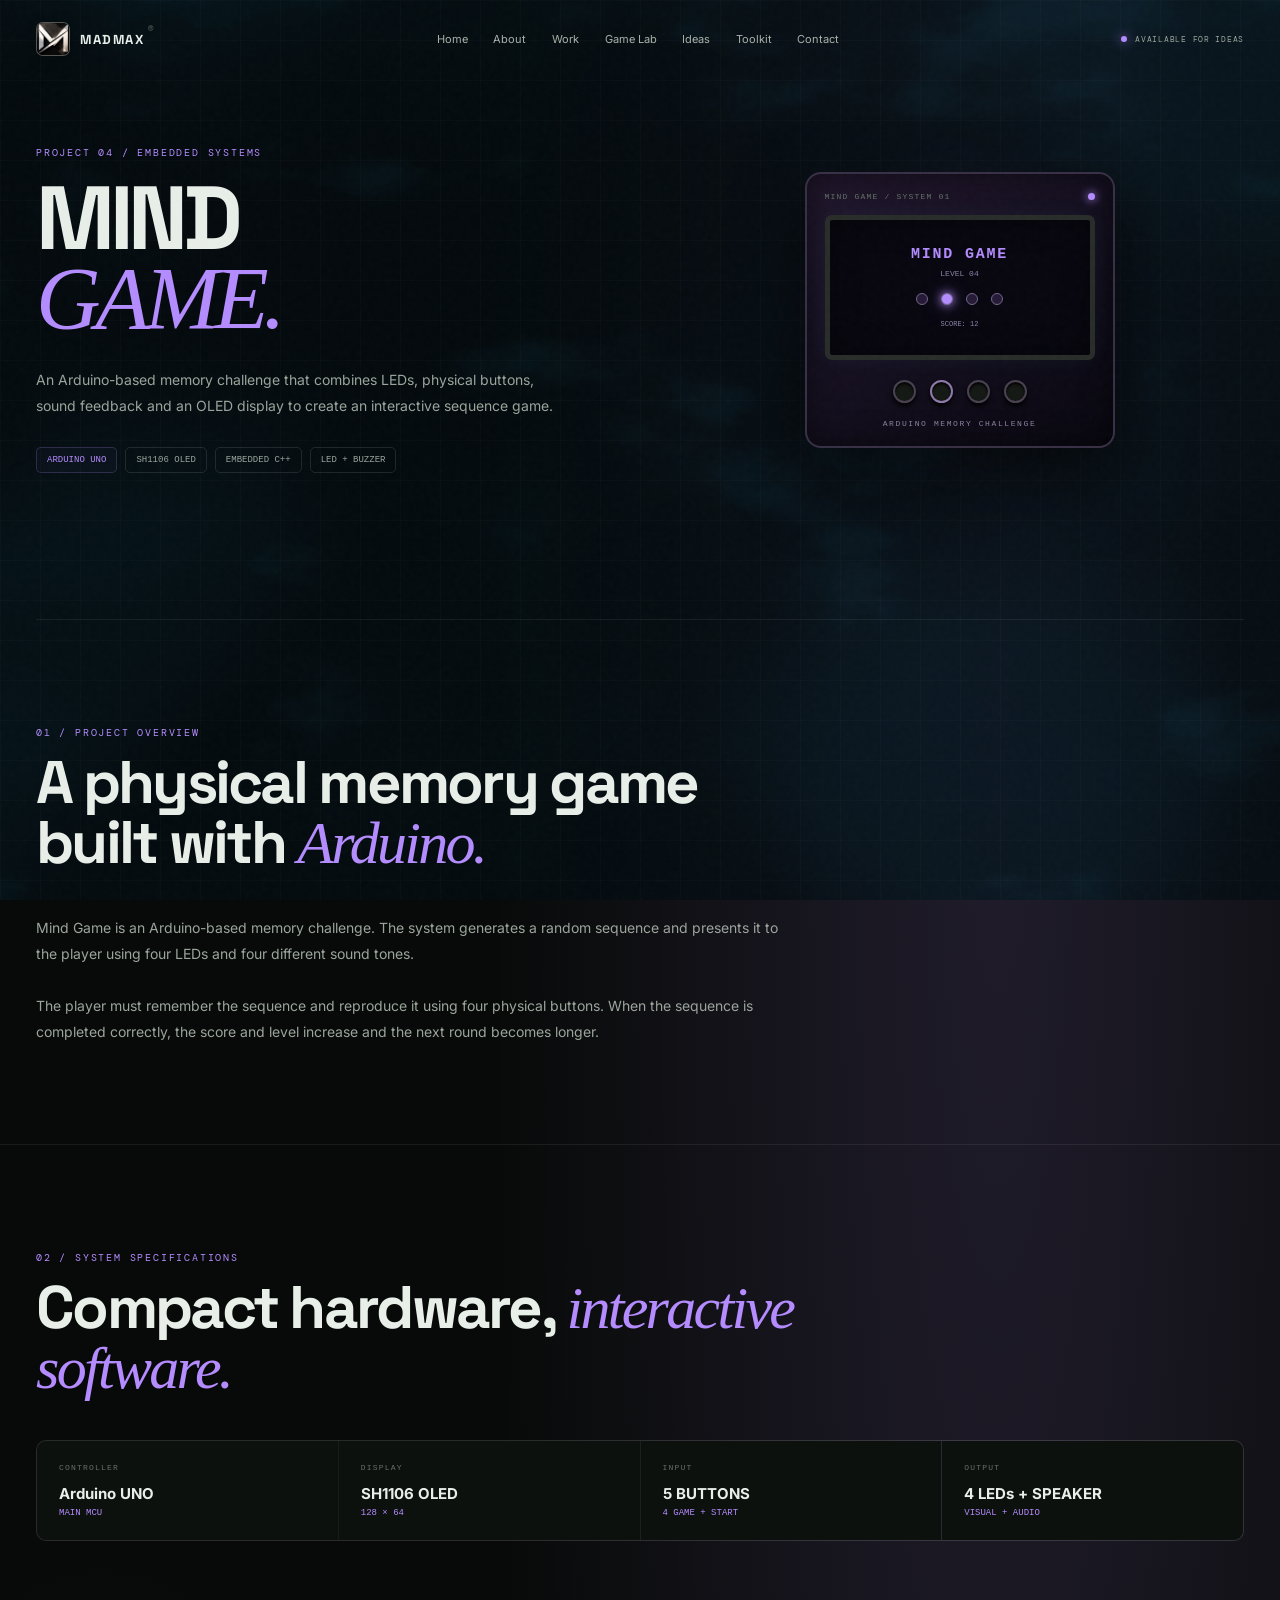
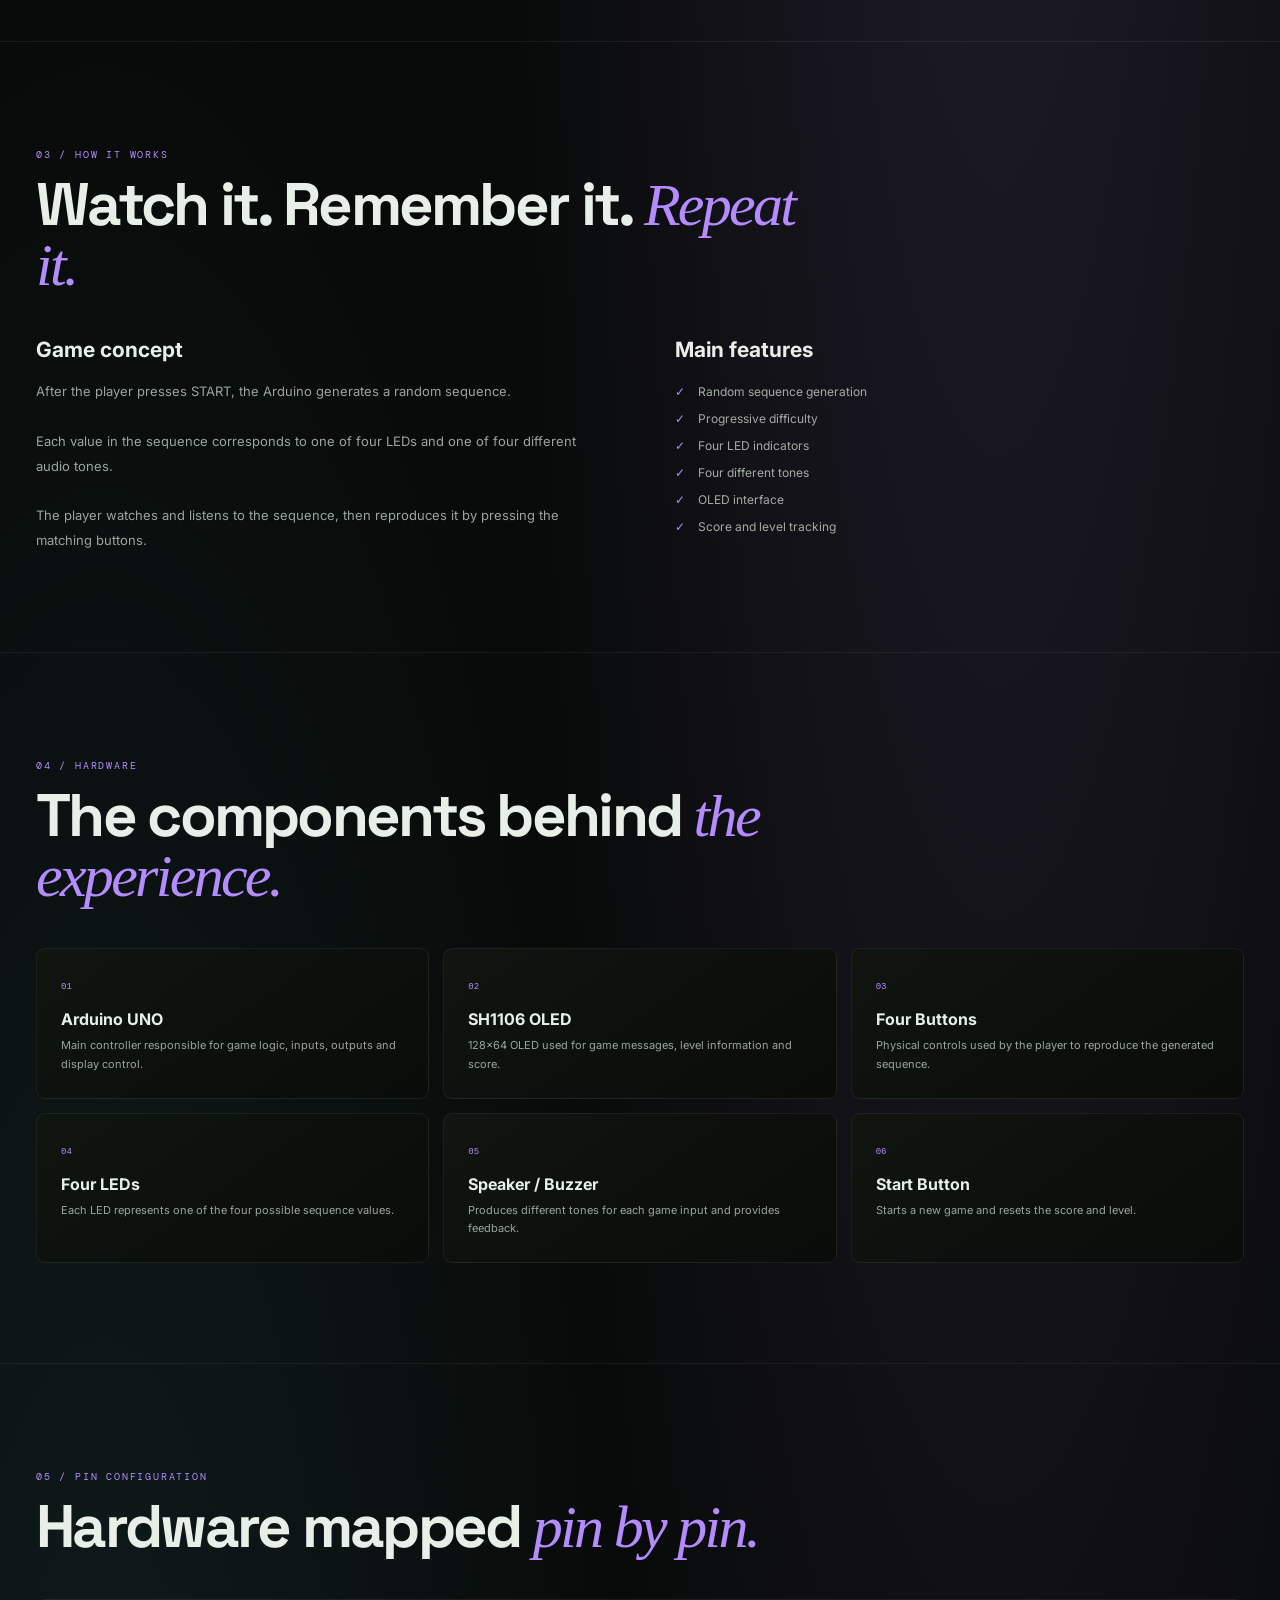
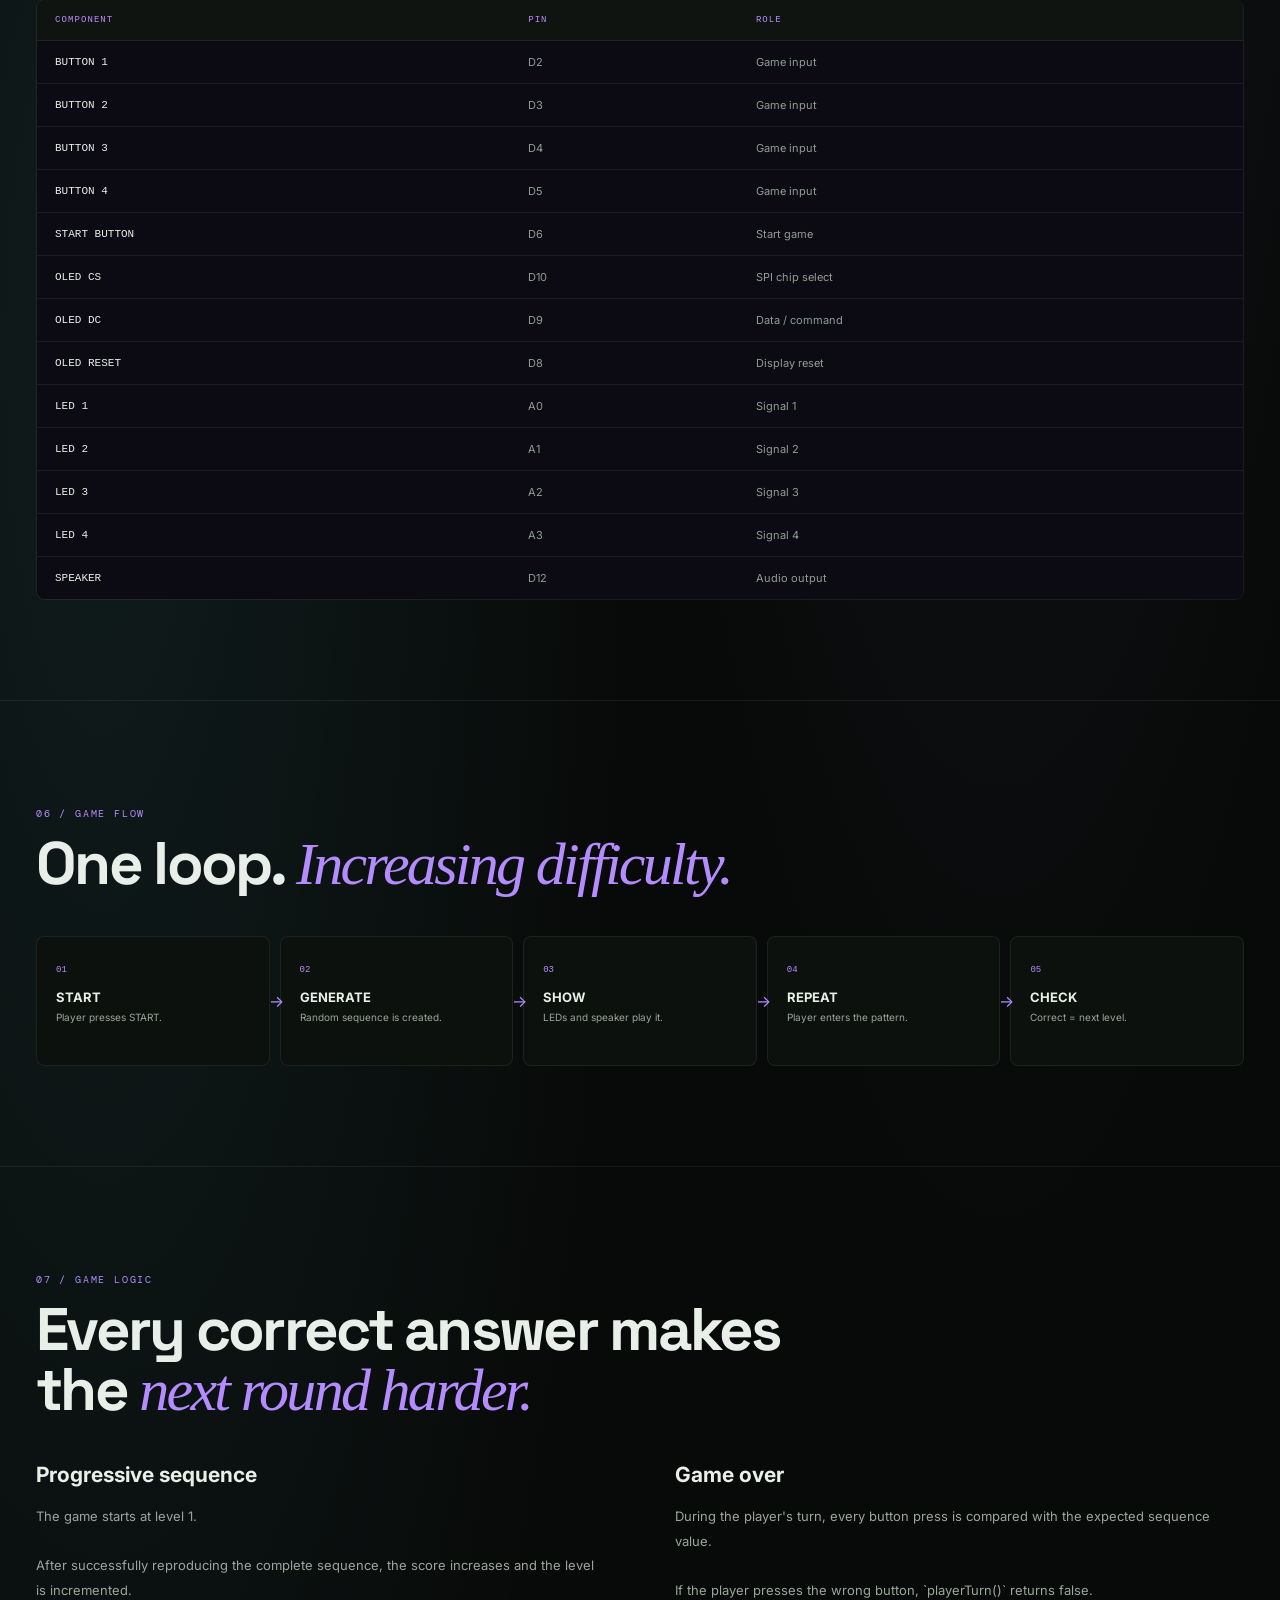
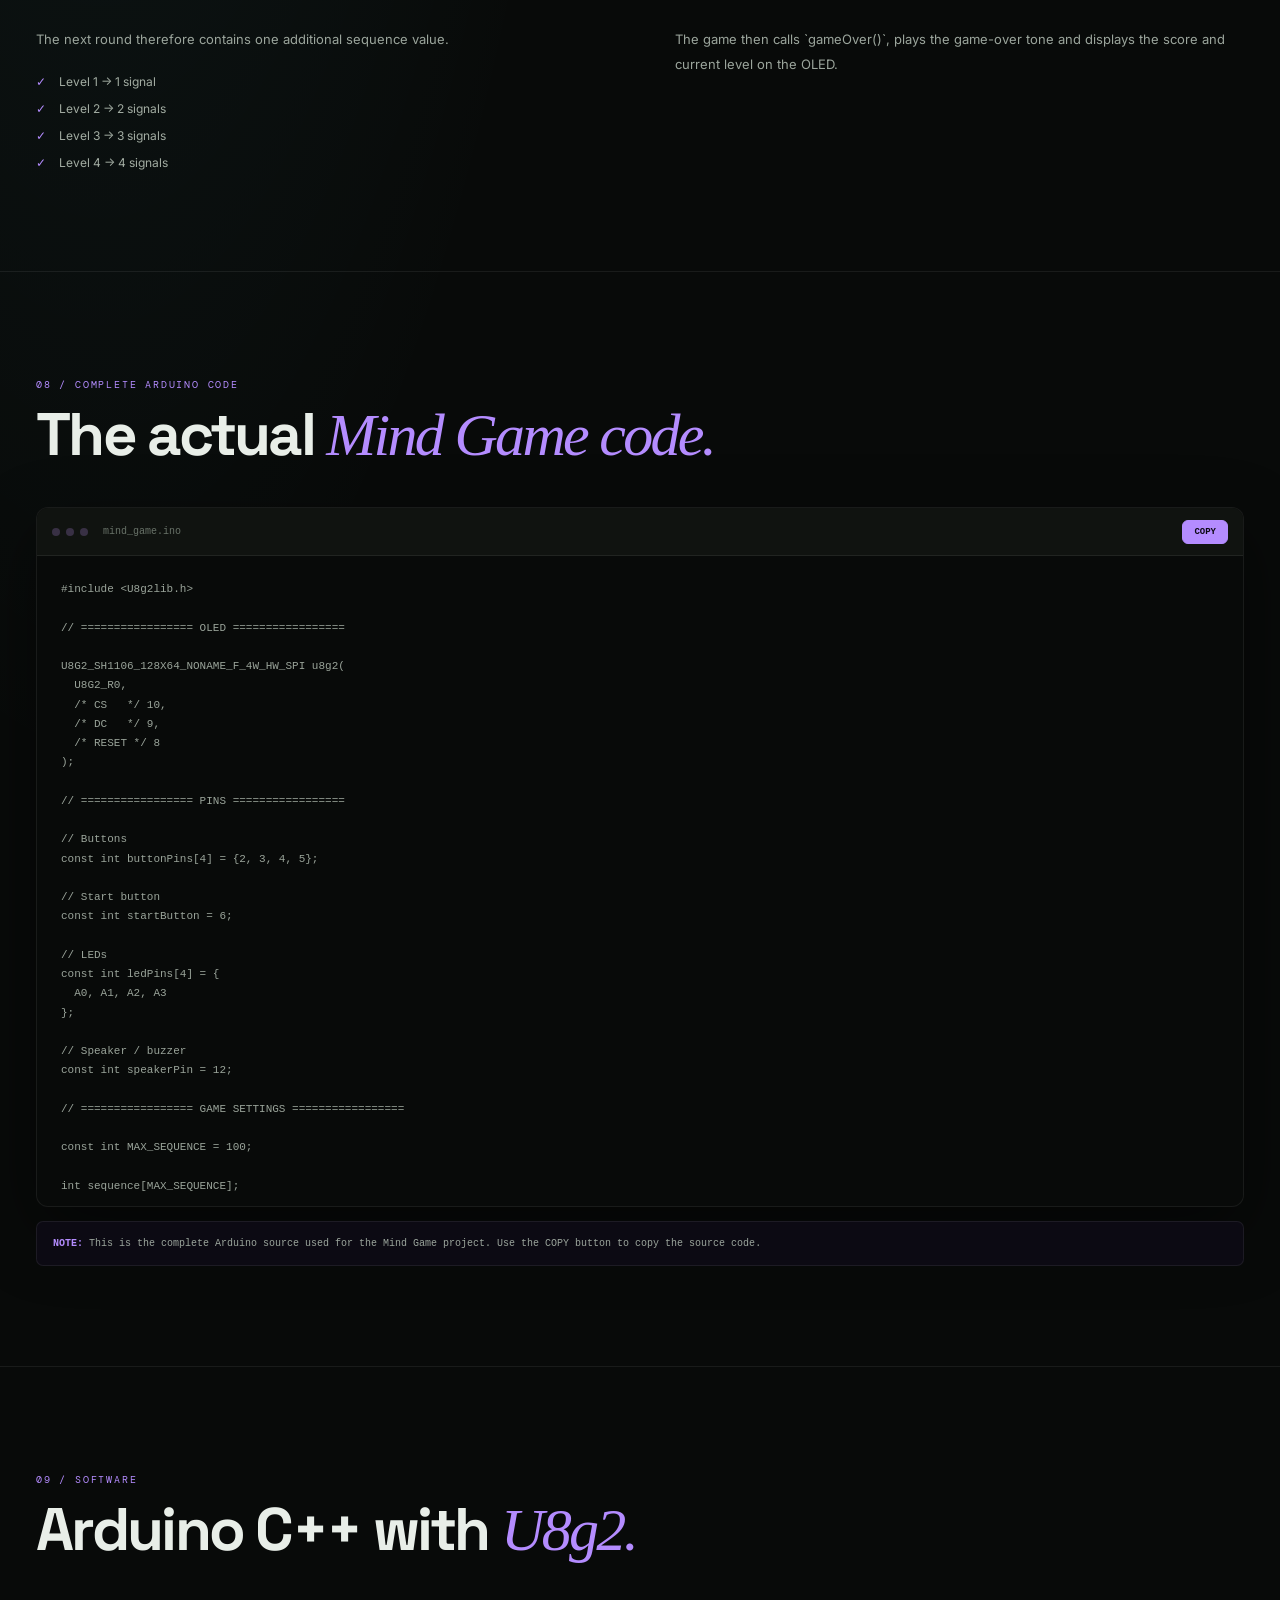
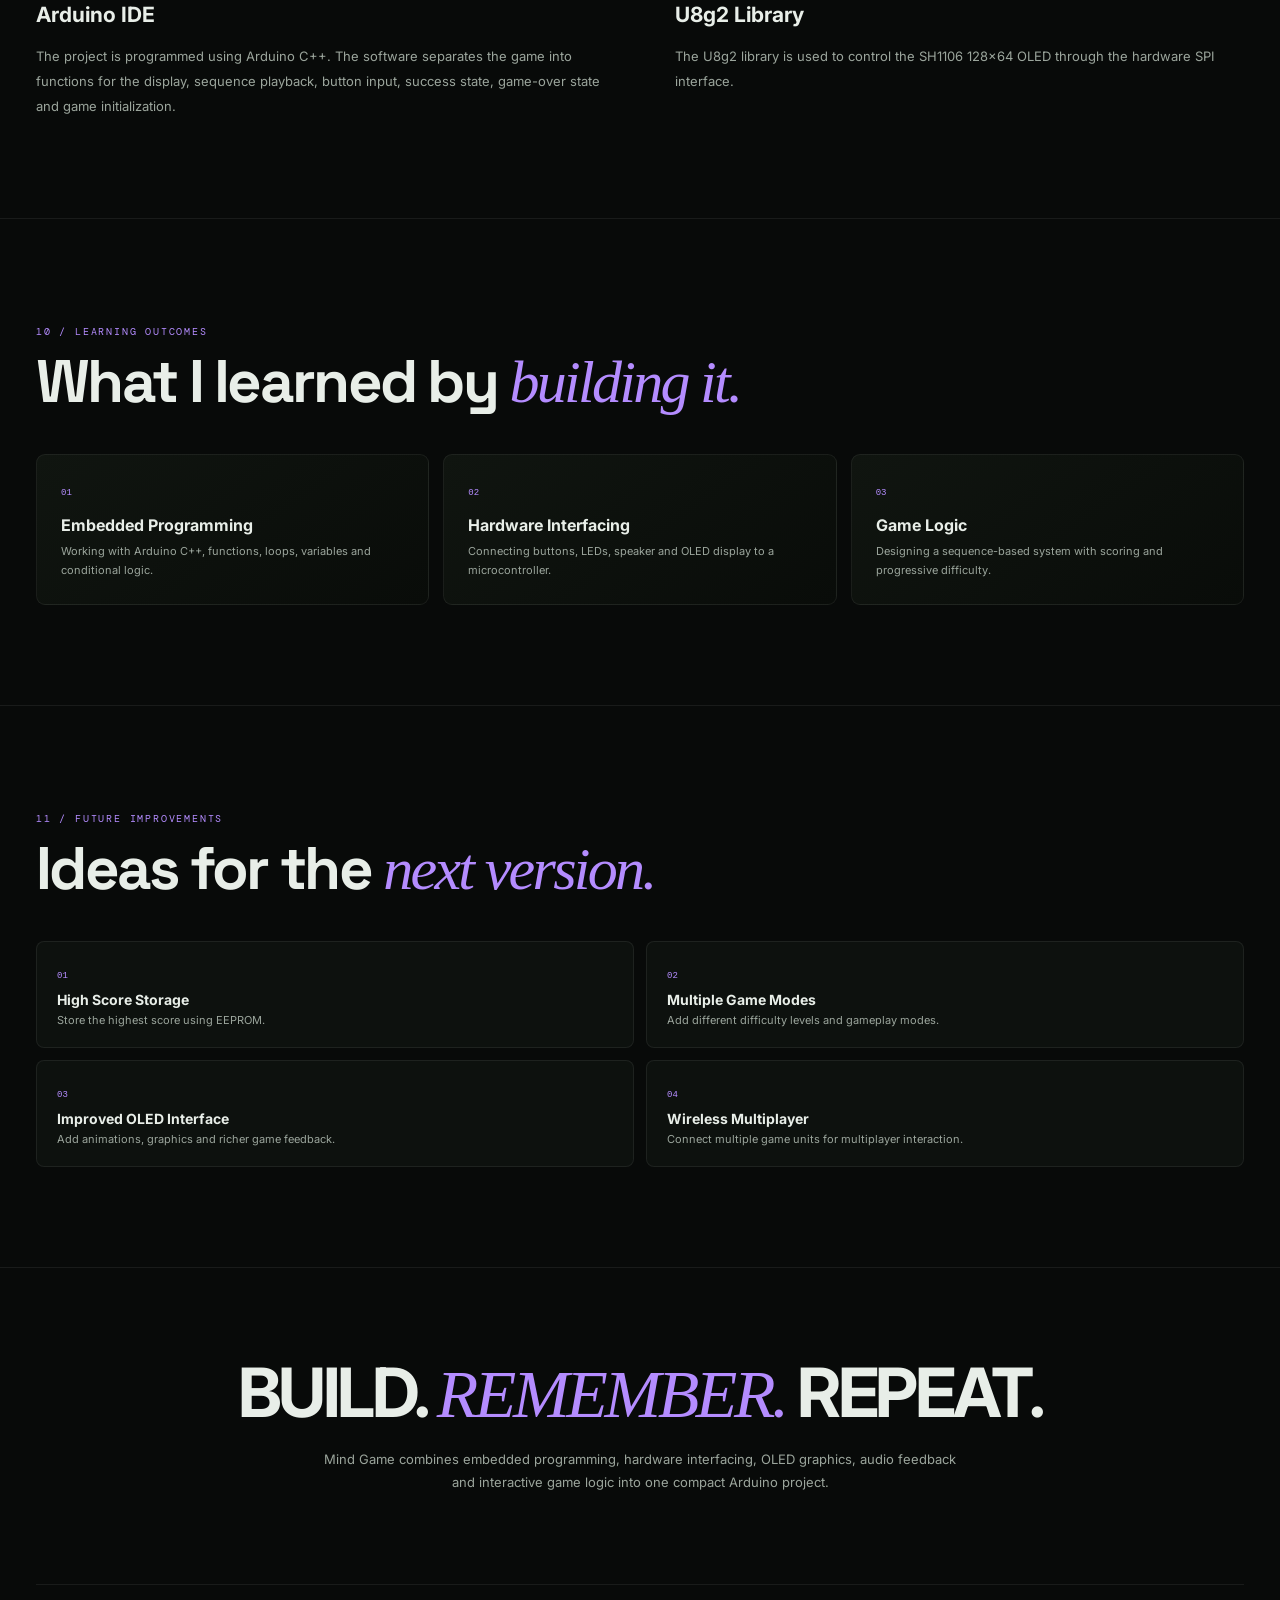
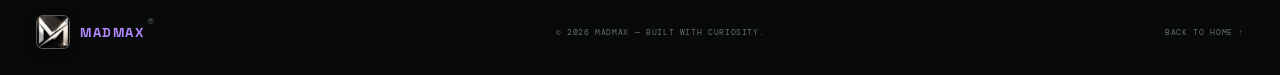
<file: mind-game.html>
<!DOCTYPE html>
<html lang="en">

<head>
    <meta charset="UTF-8">
    <meta name="viewport" content="width=device-width, initial-scale=1.0">

    <title>Mind Game — MADMAX</title>

    <link rel="stylesheet" href="style.css?v=unified-ui-1">

    <style>

        /* =====================================================
           GLOBAL
        ===================================================== */

        :root{
            --bg:#080a09;
            --panel:#0d110e;
            --panel2:#111611;
            --green:#b48cff;
            --text:#e8eee8;
            --muted:#9ba59c;
            --dim:#657067;
            --line:#ffffff12;
            --line2:#ffffff1c;
        }

        *{
            margin:0;
            padding:0;
            box-sizing:border-box;
        }

        html{
            scroll-behavior:smooth;
        }

        body{
            background:var(--bg);
            color:var(--text);
            font-family:Arial,Helvetica,sans-serif;
            overflow-x:hidden;
        }

        a{
            color:inherit;
            text-decoration:none;
        }

        ::selection{
            background:var(--green);
            color:#071006;
        }

        .container{
            width:min(1100px,92%);
            margin:auto;
        }


        /* =====================================================
           BACKGROUND GRID
        ===================================================== */

        body:before{
            content:"";

            position:fixed;
            inset:0;

            pointer-events:none;

            background-image:
                linear-gradient(#ffffff04 1px,transparent 1px),
                linear-gradient(90deg,#ffffff04 1px,transparent 1px);

            background-size:40px 40px;

            z-index:-1;
        }


        /* =====================================================
           HEADER
        ===================================================== */

        header{
            height:72px;

            position:sticky;
            top:0;

            z-index:100;

            border-bottom:1px solid var(--line);

            background:#080a09dd;

            backdrop-filter:blur(16px);
        }

        .nav{
            height:100%;

            display:flex;
            align-items:center;
            justify-content:space-between;
        }

        .brand{
            font:700 13px monospace;
            letter-spacing:.15em;
        }

        .brand span{
            color:var(--green);
        }

        .back{
            display:inline-flex;
            align-items:center;
            gap:8px;

            padding:9px 13px;

            border:1px solid #b48cff30;
            border-radius:6px;

            color:#9ba59c;

            font:10px monospace;

            transition:.25s;
        }

        .back span{
            color:var(--green);
            font-size:13px;
        }

        .back:hover{
            background:var(--green);
            color:#071006;
        }

        .back:hover span{
            color:#071006;
        }


        /* =====================================================
           HERO
        ===================================================== */

        .hero{
            min-height:620px;

            display:grid;
            grid-template-columns:1fr 1fr;
            align-items:center;

            gap:70px;

            padding:90px 0;

            border-bottom:1px solid var(--line);
        }

        .hero-label{
            color:var(--green);

            font:10px monospace;
            letter-spacing:.2em;

            margin-bottom:20px;
        }

        .hero h1{
            font-size:clamp(55px,7vw,92px);

            line-height:.88;

            letter-spacing:-.06em;

            margin-bottom:30px;
        }

        .hero h1 em{
            color:var(--green);

            font-family:Georgia,serif;

            font-weight:normal;
        }

        .hero-text{
            max-width:520px;

            color:var(--muted);

            font-size:14px;

            line-height:1.9;
        }

        .tags{
            display:flex;
            flex-wrap:wrap;

            gap:8px;

            margin-top:28px;
        }

        .tag{
            padding:7px 10px;

            border:1px solid var(--line2);

            border-radius:5px;

            color:#9ba59c;

            font:9px monospace;
        }

        .tag.active{
            color:var(--green);

            border-color:#b48cff35;

            background:#b48cff08;
        }


        /* =====================================================
           DEVICE
        ===================================================== */

        .preview{
            min-height:390px;

            display:grid;
            place-items:center;

            position:relative;
        }

        .preview-glow{
            position:absolute;

            width:260px;
            height:260px;

            border-radius:50%;

            background:#b48cff10;

            filter:blur(35px);
        }

        .device{
            width:310px;

            padding:18px;

            position:relative;
            z-index:2;

            border:2px solid #383044;

            border-radius:16px;

            background:
                linear-gradient(145deg,#21172d,#080710);

            box-shadow:
                0 30px 70px #0009,
                inset 0 0 30px #0008;
        }

        .device-top{
            display:flex;
            justify-content:space-between;
            align-items:center;

            margin-bottom:14px;

            color:#657067;

            font:8px monospace;
            letter-spacing:.15em;
        }

        .status-led{
            width:7px;
            height:7px;

            border-radius:50%;

            background:var(--green);

            box-shadow:
                0 0 8px var(--green),
                0 0 18px #b48cff66;
        }

        .oled{
            height:145px;

            display:flex;
            flex-direction:column;
            align-items:center;
            justify-content:center;

            border:5px solid #282d29;

            border-radius:7px;

            background:#080710;

            color:var(--green);

            font-family:monospace;

            box-shadow:
                inset 0 0 30px #000,
                0 0 25px #b48cff12;
        }

        .oled-title{
            font-size:15px;
            font-weight:bold;

            letter-spacing:.12em;
        }

        .oled-level{
            margin-top:6px;

            color:#8c83a8;

            font-size:8px;
        }

        .oled-leds{
            display:flex;

            gap:13px;

            margin:15px 0;
        }

        .oled-leds i{
            width:12px;
            height:12px;

            border-radius:50%;

            background:#261a37;

            border:1px solid #716789;
        }

        .oled-leds i:nth-child(2){
            background:var(--green);

            box-shadow:
                0 0 10px var(--green),
                0 0 20px #b48cff66;
        }

        .oled-score{
            color:#8c83a8;

            font-size:7px;
        }

        .buttons{
            display:flex;
            justify-content:center;

            gap:14px;

            margin-top:20px;
        }

        .buttons i{
            width:23px;
            height:23px;

            border-radius:50%;

            border:2px solid #494050;

            background:#151915;

            box-shadow:
                inset 0 2px 3px #000,
                0 3px 5px #000;
        }

        .buttons i:nth-child(2){
            border-color:#8d7aac;
        }

        .device-name{
            margin-top:16px;

            text-align:center;

            color:#8b82a0;

            font:8px monospace;

            letter-spacing:.2em;
        }


        /* =====================================================
           CASE SECTIONS
        ===================================================== */

        .case-section{
            padding:100px 0;

            border-bottom:1px solid var(--line);
        }

        .case-heading{
            margin-bottom:42px;
        }

        .case-heading small{
            color:var(--green);

            font:10px monospace;

            letter-spacing:.18em;
        }

        .case-heading h2{
            max-width:780px;

            margin-top:13px;

            font-size:clamp(36px,5vw,60px);

            line-height:1;

            letter-spacing:-.045em;
        }

        .case-heading h2 em{
            color:var(--green);

            font-family:Georgia,serif;

            font-weight:normal;
        }

        .text{
            max-width:760px;

            color:var(--muted);

            font-size:14px;

            line-height:1.9;
        }


        /* =====================================================
           INFO GRID
        ===================================================== */

        .info-grid{
            display:grid;

            grid-template-columns:repeat(4,1fr);

            gap:1px;

            background:var(--line);

            border:1px solid var(--line);

            border-radius:10px;

            overflow:hidden;
        }

        .info-card{
            padding:22px;

            background:var(--panel);
        }

        .info-card small{
            display:block;

            margin-bottom:12px;

            color:#657067;

            font:8px monospace;

            letter-spacing:.15em;
        }

        .info-card strong{
            display:block;

            font-size:15px;
        }

        .info-card span{
            display:block;

            margin-top:5px;

            color:var(--green);

            font:9px monospace;
        }


        /* =====================================================
           TWO COLUMN
        ===================================================== */

        .two-column{
            display:grid;

            grid-template-columns:1fr 1fr;

            gap:70px;
        }

        .info-block h3{
            margin-bottom:17px;

            font-size:21px;
        }

        .info-block p{
            color:var(--muted);

            font-size:13px;

            line-height:1.9;
        }

        .features{
            display:grid;

            gap:11px;

            margin-top:22px;
        }

        .feature{
            color:#a2aca2;

            font-size:12px;
        }

        .feature:before{
            content:"✓";

            color:var(--green);

            margin-right:10px;

            font-family:monospace;
        }


        /* =====================================================
           HARDWARE
        ===================================================== */

        .hardware-grid{
            display:grid;

            grid-template-columns:repeat(3,1fr);

            gap:14px;
        }

        .hardware-card{
            padding:24px;

            border:1px solid var(--line);

            border-radius:9px;

            background:
                linear-gradient(145deg,#101510,#090c09);

            transition:.25s;
        }

        .hardware-card:hover{
            transform:translateY(-4px);

            border-color:#b48cff35;
        }

        .hardware-number{
            color:var(--green);

            font:9px monospace;
        }

        .hardware-card h3{
            margin:16px 0 7px;

            font-size:16px;
        }

        .hardware-card p{
            color:var(--muted);

            font-size:11px;

            line-height:1.7;
        }


        /* =====================================================
           TABLE
        ===================================================== */

        .table-wrap{
            overflow-x:auto;

            border:1px solid var(--line);

            border-radius:9px;
        }

        table{
            width:100%;

            min-width:650px;

            border-collapse:collapse;
        }

        th{
            padding:15px 18px;

            background:#101410;

            border-bottom:1px solid var(--line);

            color:var(--green);

            text-align:left;

            font:9px monospace;

            letter-spacing:.12em;
        }

        td{
            padding:14px 18px;

            border-bottom:1px solid var(--line);

            background:#0c0a13;

            color:#929d93;

            font-size:11px;
        }

        td:first-child{
            color:var(--text);

            font-family:monospace;
        }

        tr:last-child td{
            border-bottom:none;
        }


        /* =====================================================
           FLOW
        ===================================================== */

        .flow{
            display:grid;

            grid-template-columns:repeat(5,1fr);

            gap:10px;
        }

        .flow-card{
            min-height:130px;

            padding:19px;

            position:relative;

            border:1px solid var(--line);

            border-radius:8px;

            background:var(--panel);
        }

        .flow-card:not(:last-child):after{
            content:"→";

            position:absolute;

            right:-15px;

            top:50%;

            transform:translateY(-50%);

            color:var(--green);

            z-index:3;
        }

        .flow-card span{
            color:var(--green);

            font:9px monospace;
        }

        .flow-card strong{
            display:block;

            margin-top:13px;

            font-size:13px;
        }

        .flow-card p{
            margin-top:6px;

            color:var(--muted);

            font-size:10px;
        }


        /* =====================================================
           CODE WINDOW
        ===================================================== */

        .code-window{
            border:1px solid var(--line);

            border-radius:12px;

            overflow:hidden;

            background:#080a09;

            box-shadow:0 25px 70px #0007;
        }

        .code-header{
            height:48px;

            display:flex;
            align-items:center;

            padding:0 15px;

            background:#101310;

            border-bottom:1px solid var(--line);
        }

        .code-dots{
            display:flex;

            gap:6px;

            margin-right:15px;
        }

        .code-dots i{
            width:8px;
            height:8px;

            border-radius:50%;

            background:#383044;
        }

        .code-filename{
            flex:1;

            color:#687268;

            font:10px monospace;
        }

        .copy-code{
            border:1px solid #b48cff30;

            background:#b48cff08;

            color:var(--green);

            padding:6px 11px;

            border-radius:5px;

            font:9px monospace;

            cursor:pointer;

            transition:.2s;
        }

        .copy-code:hover{
            background:var(--green);

            color:#0b0912;
        }

        .code-body{
            margin:0;

            padding:24px;

            max-height:650px;

            overflow:auto;

            color:#9aa49a;

            font:
                11px/1.75
                "JetBrains Mono",
                "Cascadia Code",
                Consolas,
                monospace;

            white-space:pre;

            tab-size:2;

            scrollbar-width:thin;

            scrollbar-color:#332a40 transparent;
        }

        .code-body::-webkit-scrollbar{
            width:7px;
            height:7px;
        }

        .code-body::-webkit-scrollbar-track{
            background:#090b0a;
        }

        .code-body::-webkit-scrollbar-thumb{
            background:#332a40;

            border-radius:10px;
        }

        .code-body::-webkit-scrollbar-thumb:hover{
            background:#657067;
        }

        .code-note{
            margin-top:14px;

            padding:13px 16px;

            border:1px solid var(--line);

            border-radius:7px;

            background:#0c0a13;

            color:var(--muted);

            font:10px/1.7 monospace;
        }

        .code-note strong{
            color:var(--green);
        }


        /* =====================================================
           FUTURE
        ===================================================== */

        .future-grid{
            display:grid;

            grid-template-columns:1fr 1fr;

            gap:12px;
        }

        .future-card{
            padding:20px;

            border:1px solid var(--line);

            border-radius:8px;

            background:var(--panel);
        }

        .future-card span{
            color:var(--green);

            font:9px monospace;
        }

        .future-card h3{
            margin:9px 0 5px;

            font-size:14px;
        }

        .future-card p{
            color:var(--muted);

            font-size:11px;
        }


        /* =====================================================
           SUMMARY
        ===================================================== */

        .summary{
            padding:90px 0;

            text-align:center;
        }

        .summary h2{
            font-size:clamp(38px,6vw,68px);

            line-height:1;

            letter-spacing:-.05em;
        }

        .summary h2 em{
            color:var(--green);

            font-family:Georgia,serif;

            font-weight:normal;
        }

        .summary p{
            max-width:650px;

            margin:20px auto 0;

            color:var(--muted);

            font-size:13px;

            line-height:1.8;
        }


        /* =====================================================
           FOOTER
        ===================================================== */

        footer{
            min-height:90px;

            display:flex;

            align-items:center;

            justify-content:space-between;

            border-top:1px solid var(--line);

            color:#657067;

            font:9px monospace;
        }

        footer a{
            color:var(--green);
        }


        /* =====================================================
           RESPONSIVE
        ===================================================== */

        @media(max-width:900px){

            .hero{
                grid-template-columns:1fr;

                gap:40px;
            }

            .info-grid{
                grid-template-columns:repeat(2,1fr);
            }

            .hardware-grid{
                grid-template-columns:1fr 1fr;
            }

            .two-column{
                grid-template-columns:1fr;

                gap:40px;
            }

            .flow{
                grid-template-columns:1fr;
            }

            .flow-card{
                min-height:auto;
            }

            .flow-card:not(:last-child):after{
                content:"↓";

                right:auto;
                left:50%;

                top:auto;
                bottom:-18px;

                transform:translateX(-50%);
            }
        }

        @media(max-width:600px){

            header{
                height:62px;
            }

            .hero{
                padding:70px 0;
            }

            .hero h1{
                font-size:56px;
            }

            .device{
                width:280px;
            }

            .case-section{
                padding:75px 0;
            }

            .case-heading h2{
                font-size:38px;
            }

            .info-grid{
                grid-template-columns:1fr;
            }

            .hardware-grid{
                grid-template-columns:1fr;
            }

            .future-grid{
                grid-template-columns:1fr;
            }

            .code-body{
                padding:18px;

                font-size:9px;

                max-height:500px;
            }

            footer{
                flex-direction:column;

                justify-content:center;

                gap:8px;

                padding:25px 0;
            }
        }

    </style>
<link rel="preconnect" href="https://fonts.googleapis.com">
<link rel="preconnect" href="https://fonts.gstatic.com" crossorigin>
<link href="https://fonts.googleapis.com/css2?family=DM+Mono:wght@400;500&family=Inter:wght@400;500;600;700;800&family=Space+Grotesk:wght@400;500;600;700&display=swap" rel="stylesheet">

<link rel="stylesheet" href="project-theme.css?v=unified-ui-1">
  <link rel="icon" type="image/png" href="assets/favicon.png">
  <meta name="theme-color" content="#080a09">

  <style id="mad-maxx-logo-integration">
    .logo-mark-img { width:34px; height:34px; display:block; flex:0 0 34px; object-fit:cover; object-position:center; border:1px solid rgba(230,226,216,.35); border-radius:7px; background:#080a09; box-shadow:0 3px 14px rgba(0,0,0,.3); }
    .logo { gap:10px; }
    @media (max-width:520px) { .logo-mark-img { width:30px; height:30px; flex-basis:30px; } }
  </style>

</head>


<body class="project-detail mind-game">
  <iframe class="water-background" src="water-background.html" title="" aria-hidden="true" tabindex="-1"></iframe>

<div class="noise" aria-hidden="true"></div>
<div class="scroll-progress" aria-hidden="true"><i></i></div>


<!-- =====================================================
     HEADER
===================================================== -->

<header class="site-header">
  <nav class="nav container">
    <a class="logo" href="index.html#home" aria-label="MADMAX home"><img class="logo-mark-img" src="assets/mad-maxx-mark.jpg" alt="MADMAX logo"><span>MADMAX</span><small>®</small></a>
    <div class="links" id="navLinks">
      <a href="index.html#home">Home</a>
      <a href="index.html#about">About</a>
      <a href="index.html#work">Work</a>
      <a href="index.html#games">Game Lab</a>
      <a href="index.html#ideas">Ideas</a>
      <a href="index.html#stack">Toolkit</a>
      <a href="index.html#contact">Contact</a>
    </div>
    <div class="nav-actions"><span class="live-status"><i></i> AVAILABLE FOR IDEAS</span><button class="menu-toggle" id="menu" aria-label="Toggle navigation" aria-expanded="false"><span></span><span></span></button></div>
  </nav>
</header>



<!-- =====================================================
     HERO
===================================================== -->

<section class="container hero">

    <div>

        <div class="hero-label">
            PROJECT 04 / EMBEDDED SYSTEMS
        </div>

        <h1>
            MIND<br>
            <em>GAME.</em>
        </h1>

        <p class="hero-text">

            An Arduino-based memory challenge that combines
            LEDs, physical buttons, sound feedback and an OLED
            display to create an interactive sequence game.

        </p>

        <div class="tags">

            <span class="tag active">
                ARDUINO UNO
            </span>

            <span class="tag">
                SH1106 OLED
            </span>

            <span class="tag">
                EMBEDDED C++
            </span>

            <span class="tag">
                LED + BUZZER
            </span>

        </div>

    </div>


    <div class="preview">

        <div class="preview-glow"></div>

        <div class="device">

            <div class="device-top">

                <span>
                    MIND GAME / SYSTEM 01
                </span>

                <i class="status-led"></i>

            </div>


            <div class="oled">

                <div class="oled-title">
                    MIND GAME
                </div>

                <div class="oled-level">
                    LEVEL 04
                </div>

                <div class="oled-leds">
                    <i></i>
                    <i></i>
                    <i></i>
                    <i></i>
                </div>

                <div class="oled-score">
                    SCORE: 12
                </div>

            </div>


            <div class="buttons">
                <i></i>
                <i></i>
                <i></i>
                <i></i>
            </div>

            <div class="device-name">
                ARDUINO MEMORY CHALLENGE
            </div>

        </div>

    </div>

</section>



<!-- =====================================================
     01 / OVERVIEW
===================================================== -->

<section class="case-section">

    <div class="container">

        <div class="case-heading">

            <small>
                01 / PROJECT OVERVIEW
            </small>

            <h2>
                A physical memory game
                built with <em>Arduino.</em>
            </h2>

        </div>

        <p class="text">

            Mind Game is an Arduino-based memory challenge.
            The system generates a random sequence and presents
            it to the player using four LEDs and four different
            sound tones.

            <br><br>

            The player must remember the sequence and reproduce
            it using four physical buttons. When the sequence is
            completed correctly, the score and level increase and
            the next round becomes longer.

        </p>

    </div>

</section>



<!-- =====================================================
     02 / SYSTEM
===================================================== -->

<section class="case-section">

    <div class="container">

        <div class="case-heading">

            <small>
                02 / SYSTEM SPECIFICATIONS
            </small>

            <h2>
                Compact hardware,
                <em>interactive software.</em>
            </h2>

        </div>


        <div class="info-grid">

            <div class="info-card">

                <small>
                    CONTROLLER
                </small>

                <strong>
                    Arduino UNO
                </strong>

                <span>
                    MAIN MCU
                </span>

            </div>


            <div class="info-card">

                <small>
                    DISPLAY
                </small>

                <strong>
                    SH1106 OLED
                </strong>

                <span>
                    128 × 64
                </span>

            </div>


            <div class="info-card">

                <small>
                    INPUT
                </small>

                <strong>
                    5 BUTTONS
                </strong>

                <span>
                    4 GAME + START
                </span>

            </div>


            <div class="info-card">

                <small>
                    OUTPUT
                </small>

                <strong>
                    4 LEDs + SPEAKER
                </strong>

                <span>
                    VISUAL + AUDIO
                </span>

            </div>

        </div>

    </div>

</section>



<!-- =====================================================
     03 / HOW IT WORKS
===================================================== -->

<section class="case-section">

    <div class="container">

        <div class="case-heading">

            <small>
                03 / HOW IT WORKS
            </small>

            <h2>
                Watch it.
                Remember it.
                <em>Repeat it.</em>
            </h2>

        </div>


        <div class="two-column">

            <div class="info-block">

                <h3>
                    Game concept
                </h3>

                <p>

                    After the player presses START, the Arduino
                    generates a random sequence.

                    <br><br>

                    Each value in the sequence corresponds to one
                    of four LEDs and one of four different audio
                    tones.

                    <br><br>

                    The player watches and listens to the sequence,
                    then reproduces it by pressing the matching
                    buttons.

                </p>

            </div>


            <div class="info-block">

                <h3>
                    Main features
                </h3>

                <div class="features">

                    <div class="feature">
                        Random sequence generation
                    </div>

                    <div class="feature">
                        Progressive difficulty
                    </div>

                    <div class="feature">
                        Four LED indicators
                    </div>

                    <div class="feature">
                        Four different tones
                    </div>

                    <div class="feature">
                        OLED interface
                    </div>

                    <div class="feature">
                        Score and level tracking
                    </div>

                </div>

            </div>

        </div>

    </div>

</section>



<!-- =====================================================
     04 / HARDWARE
===================================================== -->

<section class="case-section">

    <div class="container">

        <div class="case-heading">

            <small>
                04 / HARDWARE
            </small>

            <h2>
                The components behind
                <em>the experience.</em>
            </h2>

        </div>


        <div class="hardware-grid">


            <div class="hardware-card">

                <span class="hardware-number">
                    01
                </span>

                <h3>
                    Arduino UNO
                </h3>

                <p>
                    Main controller responsible for game logic,
                    inputs, outputs and display control.
                </p>

            </div>


            <div class="hardware-card">

                <span class="hardware-number">
                    02
                </span>

                <h3>
                    SH1106 OLED
                </h3>

                <p>
                    128×64 OLED used for game messages,
                    level information and score.
                </p>

            </div>


            <div class="hardware-card">

                <span class="hardware-number">
                    03
                </span>

                <h3>
                    Four Buttons
                </h3>

                <p>
                    Physical controls used by the player to
                    reproduce the generated sequence.
                </p>

            </div>


            <div class="hardware-card">

                <span class="hardware-number">
                    04
                </span>

                <h3>
                    Four LEDs
                </h3>

                <p>
                    Each LED represents one of the four possible
                    sequence values.
                </p>

            </div>


            <div class="hardware-card">

                <span class="hardware-number">
                    05
                </span>

                <h3>
                    Speaker / Buzzer
                </h3>

                <p>
                    Produces different tones for each game input
                    and provides feedback.
                </p>

            </div>


            <div class="hardware-card">

                <span class="hardware-number">
                    06
                </span>

                <h3>
                    Start Button
                </h3>

                <p>
                    Starts a new game and resets the score and
                    level.
                </p>

            </div>

        </div>

    </div>

</section>



<!-- =====================================================
     05 / PIN CONFIGURATION
===================================================== -->

<section class="case-section">

    <div class="container">

        <div class="case-heading">

            <small>
                05 / PIN CONFIGURATION
            </small>

            <h2>
                Hardware mapped
                <em>pin by pin.</em>
            </h2>

        </div>


        <div class="table-wrap">

            <table>

                <thead>

                    <tr>
                        <th>COMPONENT</th>
                        <th>PIN</th>
                        <th>ROLE</th>
                    </tr>

                </thead>

                <tbody>

                    <tr>
                        <td>BUTTON 1</td>
                        <td>D2</td>
                        <td>Game input</td>
                    </tr>

                    <tr>
                        <td>BUTTON 2</td>
                        <td>D3</td>
                        <td>Game input</td>
                    </tr>

                    <tr>
                        <td>BUTTON 3</td>
                        <td>D4</td>
                        <td>Game input</td>
                    </tr>

                    <tr>
                        <td>BUTTON 4</td>
                        <td>D5</td>
                        <td>Game input</td>
                    </tr>

                    <tr>
                        <td>START BUTTON</td>
                        <td>D6</td>
                        <td>Start game</td>
                    </tr>

                    <tr>
                        <td>OLED CS</td>
                        <td>D10</td>
                        <td>SPI chip select</td>
                    </tr>

                    <tr>
                        <td>OLED DC</td>
                        <td>D9</td>
                        <td>Data / command</td>
                    </tr>

                    <tr>
                        <td>OLED RESET</td>
                        <td>D8</td>
                        <td>Display reset</td>
                    </tr>

                    <tr>
                        <td>LED 1</td>
                        <td>A0</td>
                        <td>Signal 1</td>
                    </tr>

                    <tr>
                        <td>LED 2</td>
                        <td>A1</td>
                        <td>Signal 2</td>
                    </tr>

                    <tr>
                        <td>LED 3</td>
                        <td>A2</td>
                        <td>Signal 3</td>
                    </tr>

                    <tr>
                        <td>LED 4</td>
                        <td>A3</td>
                        <td>Signal 4</td>
                    </tr>

                    <tr>
                        <td>SPEAKER</td>
                        <td>D12</td>
                        <td>Audio output</td>
                    </tr>

                </tbody>

            </table>

        </div>

    </div>

</section>



<!-- =====================================================
     06 / GAME FLOW
===================================================== -->

<section class="case-section">

    <div class="container">

        <div class="case-heading">

            <small>
                06 / GAME FLOW
            </small>

            <h2>
                One loop.
                <em>Increasing difficulty.</em>
            </h2>

        </div>


        <div class="flow">

            <div class="flow-card">

                <span>01</span>

                <strong>
                    START
                </strong>

                <p>
                    Player presses START.
                </p>

            </div>


            <div class="flow-card">

                <span>02</span>

                <strong>
                    GENERATE
                </strong>

                <p>
                    Random sequence is created.
                </p>

            </div>


            <div class="flow-card">

                <span>03</span>

                <strong>
                    SHOW
                </strong>

                <p>
                    LEDs and speaker play it.
                </p>

            </div>


            <div class="flow-card">

                <span>04</span>

                <strong>
                    REPEAT
                </strong>

                <p>
                    Player enters the pattern.
                </p>

            </div>


            <div class="flow-card">

                <span>05</span>

                <strong>
                    CHECK
                </strong>

                <p>
                    Correct = next level.
                </p>

            </div>

        </div>

    </div>

</section>



<!-- =====================================================
     07 / GAME LOGIC
===================================================== -->

<section class="case-section">

    <div class="container">

        <div class="case-heading">

            <small>
                07 / GAME LOGIC
            </small>

            <h2>
                Every correct answer makes
                the <em>next round harder.</em>
            </h2>

        </div>


        <div class="two-column">

            <div class="info-block">

                <h3>
                    Progressive sequence
                </h3>

                <p>

                    The game starts at level 1.

                    <br><br>

                    After successfully reproducing the complete
                    sequence, the score increases and the level
                    is incremented.

                    <br><br>

                    The next round therefore contains one additional
                    sequence value.

                </p>

                <div class="features">

                    <div class="feature">
                        Level 1 → 1 signal
                    </div>

                    <div class="feature">
                        Level 2 → 2 signals
                    </div>

                    <div class="feature">
                        Level 3 → 3 signals
                    </div>

                    <div class="feature">
                        Level 4 → 4 signals
                    </div>

                </div>

            </div>


            <div class="info-block">

                <h3>
                    Game over
                </h3>

                <p>

                    During the player's turn, every button press
                    is compared with the expected sequence value.

                    <br><br>

                    If the player presses the wrong button,
                    `playerTurn()` returns false.

                    <br><br>

                    The game then calls `gameOver()`, plays the
                    game-over tone and displays the score and
                    current level on the OLED.

                </p>

            </div>

        </div>

    </div>

</section>



<!-- =====================================================
     08 / COMPLETE ARDUINO CODE
===================================================== -->

<section class="case-section" id="code">

    <div class="container">

        <div class="case-heading">

            <small>
                08 / COMPLETE ARDUINO CODE
            </small>

            <h2>
                The actual
                <em>Mind Game code.</em>
            </h2>

        </div>


        <div class="code-window">

            <div class="code-header">

                <div class="code-dots">
                    <i></i>
                    <i></i>
                    <i></i>
                </div>

                <span class="code-filename">
                    mind_game.ino
                </span>

                <button
                    class="copy-code"
                    onclick="copyMindGameCode()">
                    COPY
                </button>

            </div>


            <pre class="code-body"><code id="mindGameCode">#include &lt;U8g2lib.h&gt;

// ================= OLED =================

U8G2_SH1106_128X64_NONAME_F_4W_HW_SPI u8g2(
  U8G2_R0,
  /* CS   */ 10,
  /* DC   */ 9,
  /* RESET */ 8
);

// ================= PINS =================

// Buttons
const int buttonPins[4] = {2, 3, 4, 5};

// Start button
const int startButton = 6;

// LEDs
const int ledPins[4] = {
  A0, A1, A2, A3
};

// Speaker / buzzer
const int speakerPin = 12;

// ================= GAME SETTINGS =================

const int MAX_SEQUENCE = 100;

int sequence[MAX_SEQUENCE];

int level = 1;
int score = 0;

// Different tones for the four buttons
int tones[4] = {
  262,
  330,
  392,
  523
};


// =================================================
// OLED MESSAGE
// =================================================

void showMessage(String line1, String line2 = "", String line3 = "") {

  u8g2.clearBuffer();

  u8g2.setFont(u8g2_font_ncenB08_tr);

  u8g2.drawStr(0, 18, line1.c_str());

  if (line2 != "") {
    u8g2.drawStr(0, 38, line2.c_str());
  }

  if (line3 != "") {
    u8g2.drawStr(0, 58, line3.c_str());
  }

  u8g2.sendBuffer();
}


// =================================================
// LED + SOUND
// =================================================

void playSignal(int index) {

  digitalWrite(ledPins[index], HIGH);

  tone(speakerPin, tones[index]);

  delay(400);

  digitalWrite(ledPins[index], LOW);

  noTone(speakerPin);

  delay(150);
}


// =================================================
// SHOW RANDOM SEQUENCE
// =================================================

void showSequence() {

  showMessage(
    "MEMORIZE!",
    "Watch the",
    "sequence..."
  );

  delay(800);

  for (int i = 0; i &lt; level; i++) {

    playSignal(sequence[i]);

    delay(100);
  }
}


// =================================================
// WAIT FOR PLAYER BUTTON
// =================================================

int waitForButton() {

  while (true) {

    for (int i = 0; i &lt; 4; i++) {

      if (digitalRead(buttonPins[i]) == LOW) {

        playSignal(i);

        // Wait until button is released
        while (digitalRead(buttonPins[i]) == LOW) {
          delay(10);
        }

        return i;
      }
    }

    delay(5);
  }
}


// =================================================
// PLAYER TURN
// =================================================

bool playerTurn() {

  showMessage(
    "YOUR TURN",
    ("LEVEL: " + String(level)).c_str(),
    "Repeat sequence"
  );

  delay(500);

  for (int i = 0; i &lt; level; i++) {

    int input = waitForButton();

    // Wrong button
    if (input != sequence[i]) {

      return false;
    }
  }

  return true;
}


// =================================================
// CORRECT ANSWER
// =================================================

void successScreen() {

  showMessage(
    "CORRECT!",
    ("LEVEL " + String(level)).c_str(),
    "Get ready..."
  );

  tone(speakerPin, 784);
  delay(150);

  tone(speakerPin, 988);
  delay(150);

  noTone(speakerPin);

  delay(800);
}


// =================================================
// GAME OVER
// =================================================

void gameOver() {

  tone(speakerPin, 180);

  delay(500);

  noTone(speakerPin);

  showMessage(
    "GAME OVER",
    ("SCORE: " + String(score)).c_str(),
    ("LEVEL: " + String(level)).c_str()
  );

  delay(2500);

  showMessage(
    "PRESS START",
    "TO PLAY AGAIN"
  );
}


// =================================================
// WAIT FOR START
// =================================================

void waitForStart() {

  showMessage(
    "MIND GAME",
    "Memory Challenge",
    "PRESS START"
  );

  while (digitalRead(startButton) == HIGH) {
    delay(20);
  }

  while (digitalRead(startButton) == LOW) {
    delay(20);
  }

  delay(300);
}


// =================================================
// START NEW GAME
// =================================================

void newGame() {

  level = 1;
  score = 0;

  // Generate random sequence
  for (int i = 0; i &lt; MAX_SEQUENCE; i++) {

    sequence[i] = random(0, 4);
  }

  showMessage(
    "GET READY!",
    "Game starting..."
  );

  // Start melody
  tone(speakerPin, 523);
  delay(150);

  tone(speakerPin, 659);
  delay(150);

  tone(speakerPin, 784);
  delay(150);

  noTone(speakerPin);

  delay(800);
}


// =================================================
// SETUP
// =================================================

void setup() {

  // Start OLED
  u8g2.begin();

  // Buttons and LEDs
  for (int i = 0; i &lt; 4; i++) {

    pinMode(buttonPins[i], INPUT_PULLUP);

    pinMode(ledPins[i], OUTPUT);

    digitalWrite(ledPins[i], LOW);
  }

  // Start button
  pinMode(startButton, INPUT_PULLUP);

  // Speaker
  pinMode(speakerPin, OUTPUT);

  // Random seed
  randomSeed(analogRead(A5));

  // Startup screen
  showMessage(
    "MIND GAME",
    "Arduino Memory",
    "Initializing..."
  );

  delay(1500);
}


// =================================================
// MAIN LOOP
// =================================================

void loop() {

  // Wait for START
  waitForStart();

  // Reset game
  newGame();

  // Game loop
  while (level &lt;= MAX_SEQUENCE) {

    // Show sequence
    showSequence();

    // Player repeats sequence
    if (playerTurn()) {

      // Correct
      score++;

      successScreen();

      level++;

    } else {

      // Wrong
      gameOver();

      break;
    }
  }
}</code></pre>

        </div>


        <div class="code-note">

            <strong>NOTE:</strong>
            This is the complete Arduino source used for the
            Mind Game project. Use the COPY button to copy the
            source code.

        </div>

    </div>

</section>



<!-- =====================================================
     09 / SOFTWARE
===================================================== -->

<section class="case-section">

    <div class="container">

        <div class="case-heading">

            <small>
                09 / SOFTWARE
            </small>

            <h2>
                Arduino C++ with
                <em>U8g2.</em>
            </h2>

        </div>


        <div class="two-column">

            <div class="info-block">

                <h3>
                    Arduino IDE
                </h3>

                <p>
                    The project is programmed using Arduino C++.
                    The software separates the game into functions
                    for the display, sequence playback, button
                    input, success state, game-over state and
                    game initialization.
                </p>

            </div>


            <div class="info-block">

                <h3>
                    U8g2 Library
                </h3>

                <p>
                    The U8g2 library is used to control the
                    SH1106 128×64 OLED through the hardware SPI
                    interface.
                </p>

            </div>

        </div>

    </div>

</section>



<!-- =====================================================
     10 / LEARNING OUTCOMES
===================================================== -->

<section class="case-section">

    <div class="container">

        <div class="case-heading">

            <small>
                10 / LEARNING OUTCOMES
            </small>

            <h2>
                What I learned by
                <em>building it.</em>
            </h2>

        </div>


        <div class="hardware-grid">

            <div class="hardware-card">

                <span class="hardware-number">
                    01
                </span>

                <h3>
                    Embedded Programming
                </h3>

                <p>
                    Working with Arduino C++, functions,
                    loops, variables and conditional logic.
                </p>

            </div>


            <div class="hardware-card">

                <span class="hardware-number">
                    02
                </span>

                <h3>
                    Hardware Interfacing
                </h3>

                <p>
                    Connecting buttons, LEDs, speaker and
                    OLED display to a microcontroller.
                </p>

            </div>


            <div class="hardware-card">

                <span class="hardware-number">
                    03
                </span>

                <h3>
                    Game Logic
                </h3>

                <p>
                    Designing a sequence-based system with
                    scoring and progressive difficulty.
                </p>

            </div>

        </div>

    </div>

</section>



<!-- =====================================================
     11 / FUTURE
===================================================== -->

<section class="case-section">

    <div class="container">

        <div class="case-heading">

            <small>
                11 / FUTURE IMPROVEMENTS
            </small>

            <h2>
                Ideas for the
                <em>next version.</em>
            </h2>

        </div>


        <div class="future-grid">

            <div class="future-card">

                <span>
                    01
                </span>

                <h3>
                    High Score Storage
                </h3>

                <p>
                    Store the highest score using EEPROM.
                </p>

            </div>


            <div class="future-card">

                <span>
                    02
                </span>

                <h3>
                    Multiple Game Modes
                </h3>

                <p>
                    Add different difficulty levels and
                    gameplay modes.
                </p>

            </div>


            <div class="future-card">

                <span>
                    03
                </span>

                <h3>
                    Improved OLED Interface
                </h3>

                <p>
                    Add animations, graphics and richer
                    game feedback.
                </p>

            </div>


            <div class="future-card">

                <span>
                    04
                </span>

                <h3>
                    Wireless Multiplayer
                </h3>

                <p>
                    Connect multiple game units for
                    multiplayer interaction.
                </p>

            </div>

        </div>

    </div>

</section>



<!-- =====================================================
     SUMMARY
===================================================== -->

<section class="summary">

    <div class="container">

        <h2>
            BUILD.
            <em>REMEMBER.</em>
            REPEAT.
        </h2>

        <p>

            Mind Game combines embedded programming,
            hardware interfacing, OLED graphics, audio feedback
            and interactive game logic into one compact Arduino
            project.

        </p>

    </div>

</section>



<!-- =====================================================
     FOOTER
===================================================== -->

<footer class="site-footer container">
  <a class="logo" href="index.html#home" aria-label="MADMAX home"><img class="logo-mark-img" src="assets/mad-maxx-mark.jpg" alt="MADMAX logo"><span>MADMAX</span><small>®</small></a>
  <span>© 2026 MADMAX — BUILT WITH CURIOSITY.</span>
  <a href="index.html#home" class="back-top">BACK TO HOME ↑</a>
</footer>



<!-- =====================================================
     COPY CODE
===================================================== -->

<script>

function copyMindGameCode(){

    const code =
        document.getElementById("mindGameCode").innerText;

    const button =
        document.querySelector(".copy-code");

    navigator.clipboard.writeText(code).then(() => {

        const original = button.innerText;

        button.innerText = "COPIED ✓";

        setTimeout(() => {
            button.innerText = original;
        }, 1800);

    }).catch(() => {

        const textarea =
            document.createElement("textarea");

        textarea.value = code;

        document.body.appendChild(textarea);

        textarea.select();

        document.execCommand("copy");

        textarea.remove();

        const original = button.innerText;

        button.innerText = "COPIED ✓";

        setTimeout(() => {
            button.innerText = original;
        }, 1800);

    });

}

</script>



<script src="script.js?v=unified-ui-1"></script>
<script id="water-pointer-relay">
(() => {
  const frame = document.querySelector('iframe.water-background');
  if (!frame) return;
  let lastX = null, lastY = null, lastT = 0, down = false;
  const send = (e, isDown = down) => {
    const w = window.innerWidth || 1, h = window.innerHeight || 1;
    const now = performance.now();
    const x = e.clientX / w, y = e.clientY / h;
    const dt = Math.max(8, now - (lastT || now));
    const vx = lastX == null ? 0 : (x - lastX) / dt * 16.7;
    const vy = lastY == null ? 0 : (y - lastY) / dt * 16.7;
    frame.contentWindow?.postMessage({
      type: 'water-pointer', x, y, vx, vy,
      moving: lastX != null && Math.hypot(x - lastX, y - lastY) > 0.0008,
      active: true, down: isDown
    }, '*');
    lastX = x; lastY = y; lastT = now;
  };
  window.addEventListener('pointermove', e => send(e), { passive: true });
  window.addEventListener('pointerdown', e => { down = true; send(e, true); }, { passive: true });
  window.addEventListener('pointerup', e => { down = false; send(e, false); }, { passive: true });
  window.addEventListener('pointerleave', () => {
    frame.contentWindow?.postMessage({ type: 'water-pointer', x: lastX ?? .5, y: lastY ?? .5, active: false, moving: false }, '*');
    lastX = lastY = null; lastT = 0;
  });
})();
</script>

</body>
</html>
</file>
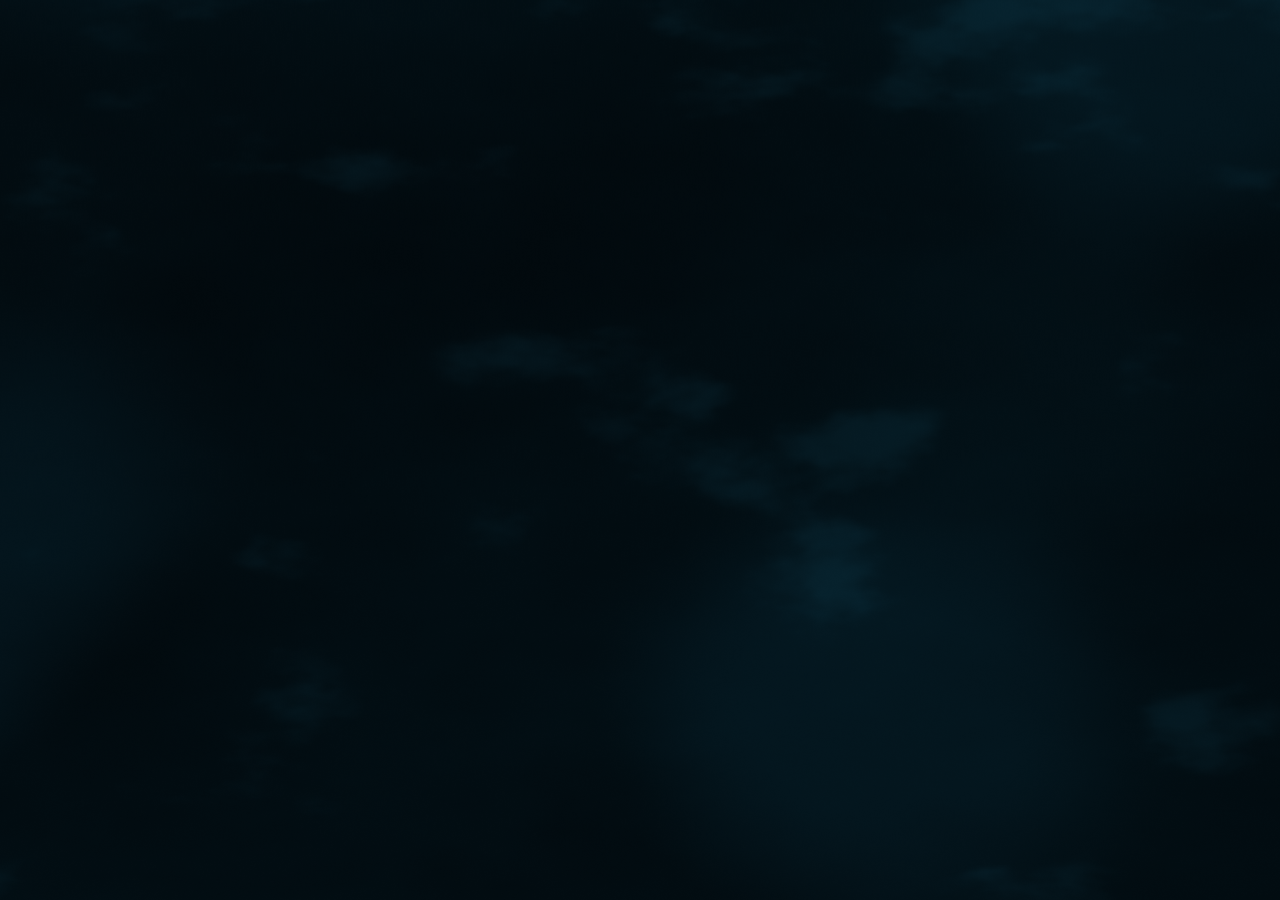
<file: water-background.html>
<!DOCTYPE html>
<html lang="en">
<head>
<meta charset="UTF-8">
<meta name="viewport" content="width=device-width, initial-scale=1.0">
<title>Animated Water Background</title>
<link rel="preconnect" href="https://fonts.googleapis.com">
<link rel="preconnect" href="https://fonts.gstatic.com" crossorigin>
<link href="https://fonts.googleapis.com/css2?family=Inter:wght@400;500;600;700;800&family=JetBrains+Mono:wght@400;500&display=swap" rel="stylesheet">
<style>
  :root {
    --bg: #000000;
    --line: rgba(255,255,255,.07);
    --ink: #e8e4dc;
    --dim: rgba(232,228,220,.42);
    --faint: rgba(232,228,220,.22);
    --water: #6cd3ff;
    --bolt: #aab4ff;
    --fire: #ff9d6b;
  }
  * { margin: 0; padding: 0; box-sizing: border-box; }
  html, body { height: 100%; }
  body {
    background: var(--bg);
    color: var(--ink);
    font-family: "JetBrains Mono", monospace;
    overflow: hidden;
  }
  header {
    position: fixed; inset: 0 0 auto 0; z-index: 10;
    display: flex; justify-content: space-between; align-items: baseline;
    padding: 18px 22px;
    pointer-events: none;
    mix-blend-mode: screen;
  }
  header .brand {
    font-family: "Inter", "Hiragino Sans", sans-serif; font-weight: 500;
    font-size: 15px; letter-spacing: normal; text-transform: uppercase;
  }
  header .brand em { font-style: normal; color: var(--dim); margin-left: .8em; letter-spacing: normal; }

  main { display: flex; height: 100dvh; }
  .panel {
    position: relative; flex: 1 1 0; min-width: 0;
    transition: flex .7s cubic-bezier(.22,1,.36,1);
    border-left: 1px solid var(--line);
    opacity: 0; transform: translateY(14px);
    animation: reveal 1.1s cubic-bezier(.22,1,.36,1) forwards;
  }
  .panel:first-child { border-left: 0; }
  .panel:nth-child(1) { animation-delay: .05s; }
  .panel:nth-child(2) { animation-delay: .18s; }
  .panel:nth-child(3) { animation-delay: .31s; }
  @keyframes reveal { to { opacity: 1; transform: none; } }
  @media (hover:hover) and (min-width: 761px) {
    .panel:hover { flex: 1.4 1 0; }
  }
  .panel canvas { position: absolute; inset: 0; width: 100%; height: 100%; display: block; }

  .info {
    position: absolute; left: 22px; bottom: 20px; z-index: 5;
    pointer-events: none;
  }
  .info .romaji {
    font-size: 10px; letter-spacing: normal; color: var(--faint);
    margin-bottom: 10px; text-transform: uppercase;
  }
  .info h2 {
    font-family: "Inter", "Hiragino Sans", sans-serif; font-weight: 500;
    font-size: clamp(20px, 2.2vw, 30px); letter-spacing: normal;
    color: var(--ink);
  }
  .info .tech {
    margin-top: 8px; font-size: 10px; letter-spacing: normal;
    color: var(--dim); max-width: 30ch; line-height: 1.7;
  }
  .kanji {
    position: absolute; top: 46px; right: 18px; z-index: 5;
    font-family: "Inter", "Hiragino Sans", "Yu Gothic", sans-serif; font-weight: 800;
    font-size: clamp(64px, 8vw, 120px); line-height: 1;
    color: transparent;
    -webkit-text-stroke: 1px var(--accent, rgba(255,255,255,.25));
    opacity: .55; pointer-events: none;
    transition: opacity .5s, color .5s;
  }
  .panel:hover .kanji { opacity: .95; color: var(--accent); -webkit-text-stroke: 0; text-shadow: 0 0 34px var(--accent); }
  .panel[data-fx="water"]     { --accent: var(--water); }
  .panel[data-fx="lightning"] { --accent: var(--bolt); }
  .panel[data-fx="fire"]      { --accent: var(--fire); }

  .hint {
    position: fixed; bottom: 18px; right: 22px;
    z-index: 10; font-size: 9px; letter-spacing: normal; color: var(--faint);
    text-transform: uppercase; pointer-events: none; white-space: nowrap;
    animation: pulse 4s ease-in-out infinite;
  }
  @keyframes pulse { 50% { opacity: .35; } }

  .fail {
    position: absolute; inset: 0; display: none; place-items: center;
    font-size: 11px; letter-spacing: normal; color: var(--dim); text-align: center;
  }

  @media (max-width: 760px) {
    body { overflow-y: auto; }
    main { flex-direction: column; height: auto; }
    .panel { height: 72dvh; border-left: 0; border-top: 1px solid var(--line); }
    .hint { display: none; }
  }
  @media (prefers-reduced-motion: reduce) {
    .panel { animation-duration: .01s; }
    .hint { animation: none; }
  }
</style>
<style data-elements-focus>
html, body, main { width: 100%; height: 100%; margin: 0; overflow: hidden; background: #000000; }
header, .hint, .info, .kanji { display: none !important; }
main { display: block; }
.panel { display: none; }
.panel[data-fx="water"] {
  position: absolute; inset: 0; display: block; width: 100%; height: 100%;
  border: 0; opacity: 1; transform: none; animation: none;
}
.panel[data-fx="water"] canvas { width: 100%; height: 100%; }
</style>
<script data-elements-controls>
(function () {
  var nativeNow = performance.now.bind(performance);
  var last = nativeNow(); var virtual = last;
  var state = { speed: 1, paused: false };
  window.__ELEMENTS_PAUSED = false;
  performance.now = function () { var real = nativeNow(); if (!state.paused) virtual += (real - last) * state.speed; last = real; return virtual; };
  window.addEventListener('message', function (event) {
    if (!event.data || event.data.type !== 'elements-controls') return;
    var next = event.data.controls || {};
    if (Number.isFinite(next.speed)) state.speed = Math.max(0, Math.min(3, next.speed));
    state.paused = Boolean(next.paused); window.__ELEMENTS_PAUSED = state.paused;
  });
})();
</script>
</head>
<body>

<header>
  <div class="brand">Elemental Marks<em>水 雷 炎</em></div>
</header>

<main>
  <section class="panel" data-fx="water">
    <canvas></canvas>
    <div class="kanji">水</div>
    <div class="info">
      <div class="romaji">Sui — Water</div>
      <h2>OpenAI</h2>
      <p class="tech">ping-pong wave equation · gradient refraction of the mark</p>
    </div>
    <div class="fail">WEBGL2 FLOAT BUFFERS UNAVAILABLE</div>
  </section>

  <section class="panel" data-fx="lightning">
    <canvas></canvas>
    <div class="kanji">雷</div>
    <div class="info">
      <div class="romaji">Rai — Lightning</div>
      <h2>Anthropic</h2>
      <p class="tech">contour distance field · fBm zigzag arcs crawling the outline</p>
    </div>
    <div class="fail">WEBGL2 UNAVAILABLE</div>
  </section>

  <section class="panel" data-fx="fire">
    <canvas></canvas>
    <div class="kanji">炎</div>
    <div class="info">
      <div class="romaji">En — Flame</div>
      <h2>Claude</h2>
      <p class="tech">noise ribbons licking upward from the edge · rising embers</p>
    </div>
    <div class="fail">WEBGL2 UNAVAILABLE</div>
  </section>
</main>

<div class="hint">move — 触れてみて — press</div>

<script>
'use strict';

/* ---------------- logo paths (simple-icons, viewBox 0 0 24 24) ---------------- */
const LOGO_PATHS = {
  openai: "M22.2819 9.8211a5.9847 5.9847 0 0 0-.5157-4.9108 6.0462 6.0462 0 0 0-6.5098-2.9A6.0651 6.0651 0 0 0 4.9807 4.1818a5.9847 5.9847 0 0 0-3.9977 2.9 6.0462 6.0462 0 0 0 .7427 7.0966 5.98 5.98 0 0 0 .511 4.9107 6.051 6.051 0 0 0 6.5146 2.9001A5.9847 5.9847 0 0 0 13.2599 24a6.0557 6.0557 0 0 0 5.7718-4.2058 5.9894 5.9894 0 0 0 3.9977-2.9001 6.0557 6.0557 0 0 0-.7475-7.0729zm-9.022 12.6081a4.4755 4.4755 0 0 1-2.8764-1.0408l.1419-.0804 4.7783-2.7582a.7948.7948 0 0 0 .3927-.6813v-6.7369l2.02 1.1686a.071.071 0 0 1 .038.052v5.5826a4.504 4.504 0 0 1-4.4945 4.4944zm-9.6607-4.1254a4.4708 4.4708 0 0 1-.5346-3.0137l.142.0852 4.783 2.7582a.7712.7712 0 0 0 .7806 0l5.8428-3.3685v2.3324a.0804.0804 0 0 1-.0332.0615L9.74 19.9502a4.4992 4.4992 0 0 1-6.1408-1.6464zM2.3408 7.8956a4.485 4.485 0 0 1 2.3655-1.9728V11.6a.7664.7664 0 0 0 .3879.6765l5.8144 3.3543-2.0201 1.1685a.0757.0757 0 0 1-.071 0l-4.8303-2.7865A4.504 4.504 0 0 1 2.3408 7.872zm16.5963 3.8558L13.1038 8.364 15.1192 7.2a.0757.0757 0 0 1 .071 0l4.8303 2.7913a4.4944 4.4944 0 0 1-.6765 8.1042v-5.6772a.79.79 0 0 0-.407-.667zm2.0107-3.0231l-.142-.0852-4.7735-2.7818a.7759.7759 0 0 0-.7854 0L9.409 9.2297V6.8974a.0662.0662 0 0 1 .0284-.0615l4.8303-2.7866a4.4992 4.4992 0 0 1 6.6802 4.66zM8.3065 12.863l-2.02-1.1638a.0804.0804 0 0 1-.038-.0567V6.0742a4.4992 4.4992 0 0 1 7.3757-3.4537l-.142.0805L8.704 5.459a.7948.7948 0 0 0-.3927.6813zm1.0976-2.3654l2.602-1.4998 2.6069 1.4998v2.9994l-2.5974 1.4997-2.6067-1.4997Z",
  anthropic: "M17.3041 3.541h-3.6718l6.696 16.918H24Zm-10.6082 0L0 20.459h3.7442l1.3693-3.5527h7.0052l1.3693 3.5528h3.7442L10.5363 3.5409Zm-.3712 10.2232 2.2914-5.9456 2.2914 5.9456Z",
  claude: "m4.7144 15.9555 4.7174-2.6471.079-.2307-.079-.1275h-.2307l-.7893-.0486-2.6956-.0729-2.3375-.0971-2.2646-.1214-.5707-.1215-.5343-.7042.0546-.3522.4797-.3218.686.0608 1.5179.1032 2.2767.1578 1.6514.0972 2.4468.255h.3886l.0546-.1579-.1336-.0971-.1032-.0972L6.973 9.8356l-2.55-1.6879-1.3356-.9714-.7225-.4918-.3643-.4614-.1578-1.0078.6557-.7225.8803.0607.2246.0607.8925.686 1.9064 1.4754 2.4893 1.8336.3643.3035.1457-.1032.0182-.0728-.164-.2733-1.3539-2.4467-1.445-2.4893-.6435-1.032-.17-.6194c-.0607-.255-.1032-.4674-.1032-.7285L6.287.1335 6.6997 0l.9957.1336.419.3642.6192 1.4147 1.0018 2.2282 1.5543 3.0296.4553.8985.2429.8318.091.255h.1579v-.1457l.1275-1.706.2368-2.0947.2307-2.6957.0789-.7589.3764-.9107.7468-.4918.5828.2793.4797.686-.0668.4433-.2853 1.8517-.5586 2.9021-.3643 1.9429h.2125l.2429-.2429.9835-1.3053 1.6514-2.0643.7286-.8196.85-.9046.5464-.4311h1.0321l.759 1.1293-.34 1.1657-1.0625 1.3478-.8804 1.1414-1.2628 1.7-.7893 1.36.0729.1093.1882-.0183 2.8535-.607 1.5421-.2794 1.8396-.3157.8318.3886.091.3946-.3278.8075-1.967.4857-2.3072.4614-3.4364.8136-.0425.0304.0486.0607 1.5482.1457.6618.0364h1.621l3.0175.2247.7892.522.4736.6376-.079.4857-1.2142.6193-1.6393-.3886-3.825-.9107-1.3113-.3279h-.1822v.1093l1.0929 1.0686 2.0035 1.8092 2.5075 2.3314.1275.5768-.3218.4554-.34-.0486-2.2039-1.6575-.85-.7468-1.9246-1.621h-.1275v.17l.4432.6496 2.3436 3.5214.1214 1.0807-.17.3521-.6071.2125-.6679-.1214-1.3721-1.9246L14.38 17.959l-1.1414-1.9428-.1397.079-.674 7.2552-.3156.3703-.7286.2793-.6071-.4614-.3218-.7468.3218-1.4753.3886-1.9246.3157-1.53.2853-1.9004.17-.6314-.0121-.0425-.1397.0182-1.4328 1.9672-2.1796 2.9446-1.7243 1.8456-.4128.164-.7164-.3704.0667-.6618.4008-.5889 2.386-3.0357 1.4389-1.882.929-1.0868-.0062-.1579h-.0546l-6.3385 4.1164-1.1293.1457-.4857-.4554.0608-.7467.2307-.2429 1.9064-1.3114Z"
};

/* ---------------- rasterize -> SDF (chamfer) + edge point extraction ---------------- */
const SDF_SIZE = 768;
const SDF_SPREAD = 192;          // px each side of the edge
const D_RANGE = SDF_SPREAD * 2 / SDF_SIZE; // decoded sdf span in mask-uv units

function rasterizeLogo(pathStr) {
  const c = document.createElement('canvas');
  c.width = c.height = SDF_SIZE;
  const ctx = c.getContext('2d');
  const box = SDF_SIZE * 0.60;
  const s = box / 24;
  const off = (SDF_SIZE - box) / 2;
  ctx.setTransform(s, 0, 0, s, off, off);
  ctx.fillStyle = '#fff';
  ctx.fill(new Path2D(pathStr));
  return ctx.getImageData(0, 0, SDF_SIZE, SDF_SIZE);
}

function chamfer(d, w, h) {
  const D1 = 1, D2 = Math.SQRT2;
  for (let y = 0; y < h; y++) for (let x = 0; x < w; x++) {
    const i = y * w + x; let v = d[i];
    if (x > 0) v = Math.min(v, d[i - 1] + D1);
    if (y > 0) {
      v = Math.min(v, d[i - w] + D1);
      if (x > 0) v = Math.min(v, d[i - w - 1] + D2);
      if (x < w - 1) v = Math.min(v, d[i - w + 1] + D2);
    }
    d[i] = v;
  }
  for (let y = h - 1; y >= 0; y--) for (let x = w - 1; x >= 0; x--) {
    const i = y * w + x; let v = d[i];
    if (x < w - 1) v = Math.min(v, d[i + 1] + D1);
    if (y < h - 1) {
      v = Math.min(v, d[i + w] + D1);
      if (x < w - 1) v = Math.min(v, d[i + w + 1] + D2);
      if (x > 0) v = Math.min(v, d[i + w - 1] + D2);
    }
    d[i] = v;
  }
}

function buildSDF(img) {
  const n = SDF_SIZE * SDF_SIZE;
  const dOut = new Float32Array(n), dIn = new Float32Array(n);
  for (let i = 0; i < n; i++) {
    const inside = img.data[i * 4 + 3] > 127;
    dOut[i] = inside ? 0 : 1e9;
    dIn[i]  = inside ? 1e9 : 0;
  }
  chamfer(dOut, SDF_SIZE, SDF_SIZE);
  chamfer(dIn, SDF_SIZE, SDF_SIZE);
  const enc = new Uint8Array(n);
  for (let i = 0; i < n; i++) {
    const d = dOut[i] - dIn[i]; // + outside, - inside
    enc[i] = Math.max(0, Math.min(255, Math.round((0.5 + 0.5 * d / SDF_SPREAD) * 255)));
  }
  return enc;
}

/* contour pixels + outward normals, in y-up mask uv */
function edgePoints(img) {
  const S = SDF_SIZE, pts = [];
  const a = (x, y) => img.data[(y * S + x) * 4 + 3] > 127;
  for (let y = 1; y < S - 1; y++) {
    for (let x = 1; x < S - 1; x++) {
      if (!a(x, y)) continue;
      const l = a(x - 1, y), r = a(x + 1, y), u = a(x, y - 1), dn = a(x, y + 1);
      if (l && r && u && dn) continue;
      const gx = (r ? 1 : 0) - (l ? 1 : 0);
      const gy = (dn ? 1 : 0) - (u ? 1 : 0);
      let nx = -gx, ny = gy;                 // outward, y flipped to y-up
      const len = Math.hypot(nx, ny);
      if (!len) { nx = 0; ny = 1; } else { nx /= len; ny /= len; }
      pts.push((x + 0.5) / S, 1 - (y + 0.5) / S, nx, ny);
    }
  }
  return pts;
}

function makeParticleData(pts, count) {
  const data = new Float32Array(count * 5);
  const nPts = pts.length / 4;
  for (let i = 0; i < count; i++) {
    const j = (Math.random() * nPts) | 0;
    data[i * 5]     = pts[j * 4];
    data[i * 5 + 1] = pts[j * 4 + 1];
    data[i * 5 + 2] = pts[j * 4 + 2];
    data[i * 5 + 3] = pts[j * 4 + 3];
    data[i * 5 + 4] = Math.random() * 100 + i * 0.618;
  }
  return data;
}

/* ---------------- shaders ---------------- */
const VERT = `#version 300 es
out vec2 vUv;
void main(){
  vec2 p = vec2(float((gl_VertexID << 1) & 2), float(gl_VertexID & 2));
  vUv = p;
  gl_Position = vec4(p * 2.0 - 1.0, 0.0, 1.0);
}`;

const GLSL_COMMON = `
precision highp float;
uniform sampler2D uSDF;
uniform float uTime;
uniform float uAspect;
uniform vec2  uScale;
uniform vec2  uShift;
uniform vec3  uPointer; // uv.xy, active
in vec2 vUv;
out vec4 frag;

float hash21(vec2 p){
  p = fract(p * vec2(123.34, 456.21));
  p += dot(p, p + 45.32);
  return fract(p.x * p.y);
}
float vnoise(vec2 p){
  vec2 i = floor(p), f = fract(p);
  f = f * f * (3.0 - 2.0 * f);
  float a = hash21(i), b = hash21(i + vec2(1,0));
  float c = hash21(i + vec2(0,1)), d = hash21(i + vec2(1,1));
  return mix(mix(a,b,f.x), mix(c,d,f.x), f.y);
}
float fbm(vec2 p){
  float v = 0.0, a = 0.5;
  mat2 r = mat2(0.8, -0.6, 0.6, 0.8);
  for (int i = 0; i < 5; i++){ v += a * vnoise(p); p = r * p * 2.03; a *= 0.5; }
  return v;
}
/* signed distance in mask-uv units; extended analytically past the texture
   border so out-of-range samples keep growing instead of clamping (kills
   the rectangular clamp artifacts) */
float sdf(vec2 uv){
  vec2 m = 0.5 + (uv - 0.5 - uShift) * uScale;
  vec2 mc = clamp(m, 0.0, 1.0);
  float d = (texture(uSDF, vec2(mc.x, 1.0 - mc.y)).r - 0.5) * ${D_RANGE.toFixed(4)};
  return d + length(m - mc);
}
float edgeFade(vec2 uv){
  return smoothstep(0.0, 0.05, uv.x) * smoothstep(1.0, 0.95, uv.x)
       * smoothstep(0.0, 0.05, uv.y) * smoothstep(1.0, 0.95, uv.y);
}
`;

/* water simulation step (ping-pong, r = h, g = h_prev) */
const FRAG_SIM = `#version 300 es
precision highp float;
uniform sampler2D uState;
uniform vec2 uTexel;
uniform vec3 uDrop; // sim-uv.xy, strength
in vec2 vUv;
out vec4 frag;
void main(){
  vec2 s = texture(uState, vUv).rg;
  float l = texture(uState, vUv - vec2(uTexel.x, 0.0)).r;
  float r = texture(uState, vUv + vec2(uTexel.x, 0.0)).r;
  float u = texture(uState, vUv + vec2(0.0, uTexel.y)).r;
  float d = texture(uState, vUv - vec2(0.0, uTexel.y)).r;
  float next = (l + r + u + d) * 0.5 - s.g;
  next *= 0.984;
  if (uDrop.z != 0.0){
    float dd = distance(vUv, uDrop.xy);
    next += uDrop.z * exp(-dd * dd * 3800.0);
  }
  frag = vec4(next, s.r, 0.0, 1.0);
}`;

const FRAG_WATER = `#version 300 es
${GLSL_COMMON}
uniform sampler2D uState;
uniform vec2 uSimTexel;
vec2 simUV(vec2 uv){
  float a = max(uAspect, 1.0);
  return 0.5 + (uv - 0.5) * vec2(uAspect, 1.0) / a;
}
void main(){
  vec2 suv = simUV(vUv);
  float h = texture(uState, suv).r;
  float hx = texture(uState, suv + vec2(uSimTexel.x, 0.0)).r - texture(uState, suv - vec2(uSimTexel.x, 0.0)).r;
  float hy = texture(uState, suv + vec2(0.0, uSimTexel.y)).r - texture(uState, suv - vec2(0.0, uSimTexel.y)).r;
  vec2 grad = vec2(hx, hy);
  vec2 uv = vUv;
  vec2 aspectUv = uv * vec2(uAspect, 1.0);
  float t = uTime;

  // Slow overlapping surface waves keep the water alive between mouse movements.
  float waveA = sin(aspectUv.x * 5.4 + t * 0.34 + sin(aspectUv.y * 3.2 - t * 0.19)) * 0.5 + 0.5;
  float waveB = sin(aspectUv.y * 7.2 - t * 0.27 + sin(aspectUv.x * 2.8 + t * 0.16)) * 0.5 + 0.5;
  float caustic = fbm(aspectUv * vec2(2.0, 3.4) + vec2(t * 0.035, -t * 0.025));
  vec2 refractUv = uv + grad * 0.95 + vec2((waveA - 0.5) * 0.012, (waveB - 0.5) * 0.012);
  float detail = fbm(refractUv * vec2(7.0, 10.0) + vec2(t * 0.06, -t * 0.045));

  // Deep blue-black water with subtle turquoise depth and natural light bands.
  vec3 deep = vec3(0.004, 0.012, 0.021);
  vec3 shallow = vec3(0.012, 0.085, 0.115);
  vec3 col = mix(deep, shallow, clamp(0.18 + caustic * 0.55 + detail * 0.18, 0.0, 0.85));
  col += vec3(0.015, 0.075, 0.10) * smoothstep(0.58, 0.94, waveA * 0.58 + waveB * 0.42) * 0.45;

  // Ripple normals refract and catch a moving, soft specular highlight.
  vec3 nrm = normalize(vec3(-grad * 24.0 - vec2((waveA - 0.5) * 0.12, (waveB - 0.5) * 0.12), 1.0));
  vec3 lightDir = normalize(vec3(-0.42, 0.56, 0.72));
  vec3 halfDir = normalize(lightDir + vec3(0.0, 0.0, 1.0));
  float spec = pow(max(dot(nrm, halfDir), 0.0), 100.0);
  float crest = smoothstep(0.015, 0.22, length(grad));
  col += vec3(0.18, 0.58, 0.72) * spec * 0.95;
  col += vec3(0.035, 0.15, 0.20) * crest * 0.48;
  col += vec3(0.06, 0.23, 0.29) * smoothstep(0.68, 0.9, detail + caustic * 0.2) * 0.18;

  // A soft highlight follows the pointer, like light catching disturbed water.
  vec2 dp = (uv - uPointer.xy) * vec2(uAspect, 1.0);
  float pointerGlow = exp(-dot(dp, dp) * 5.5) * uPointer.z;
  col += vec3(0.025, 0.11, 0.15) * pointerGlow;
  col += (hash21(uv * 617.0 + t) - 0.5) / 220.0;
  frag = vec4(col, 1.0);
}`;

const FRAG_LIGHTNING = `#version 300 es
${GLSL_COMMON}
void main(){
  float t = uTime;
  float d = sdf(vUv);
  vec2 pp = vUv * vec2(uAspect, 1.0);

  // storm backdrop
  vec3 col = vec3(0.010, 0.011, 0.024);
  col += vec3(0.035, 0.04, 0.075) * fbm(pp * 2.2 + vec2(t * 0.04, t * 0.01));

  // occasional sheet flash
  float slot = floor(t * 0.45);
  float ph   = fract(t * 0.45);
  float big  = step(0.68, hash21(vec2(slot, 3.7))) * exp(-ph * 16.0);

  // the mark: dark slate body, lit by flashes
  float inside = smoothstep(0.005, -0.005, d);
  vec3 body = vec3(0.055, 0.06, 0.10) + big * vec3(0.55, 0.58, 0.85);
  col = mix(col, body, inside);
  float rim = exp(-abs(d) / 0.012) * 0.5;
  col += rim * vec3(0.35, 0.4, 0.8);

  // pointer draws the storm closer
  vec2 dp = (vUv - uPointer.xy) * vec2(uAspect, 1.0);
  float pb = 1.0 + 2.4 * uPointer.z * exp(-dot(dp, dp) * 34.0);

  // fBm zigzag arcs crawling the contour
  float fade = edgeFade(vUv);
  for (int i = 0; i < 3; i++){
    float fi = float(i);
    float n  = fbm(pp * mix(3.0, 8.0, fi / 2.0) + vec2(t * (1.2 + fi * 0.9), fi * 19.3)) - 0.5;
    float e  = abs(d + n * 0.11);
    float fl = hash21(vec2(floor(t * (6.0 + fi * 3.0)), fi));
    fl = mix(0.15, 1.0, smoothstep(0.25, 0.95, fl));
    float bolt = pow(0.0042 * pb / (e + 0.0022), 1.35) * fl;
    bolt = min(bolt, 6.0);
    col += bolt * mix(vec3(0.38, 0.42, 1.0), vec3(0.92, 0.9, 1.0), fi / 2.0) * fade;
  }
  // tight white core arc
  float n0 = fbm(pp * 5.0 + vec2(t * 2.4, 7.7)) - 0.5;
  float e0 = abs(d + n0 * 0.10);
  float corefl = mix(0.25, 1.15, hash21(vec2(floor(t * 9.0), 11.0)));
  col += min(pow(0.0026 * pb / (e0 + 0.0016), 1.6), 8.0) * corefl * vec3(1.0) * fade;

  col += big * vec3(0.30, 0.32, 0.55) * (0.25 + 0.75 * inside);
  col = col / (1.0 + col * 0.18);
  col *= 0.4 + 0.6 * edgeFade(vUv);
  col += (hash21(vUv * 431.0 + uTime) - 0.5) / 128.0;
  frag = vec4(col, 1.0);
}`;

const FRAG_FIRE = `#version 300 es
${GLSL_COMMON}
uniform float uWind;

vec3 fireRamp(float x){
  x = clamp(x, 0.0, 1.0);
  vec3 c = mix(vec3(0.0), vec3(0.45, 0.06, 0.02), smoothstep(0.02, 0.30, x));
  c = mix(c, vec3(0.95, 0.34, 0.08), smoothstep(0.28, 0.55, x));
  c = mix(c, vec3(1.0, 0.68, 0.22), smoothstep(0.52, 0.78, x));
  c = mix(c, vec3(1.0, 0.97, 0.88), smoothstep(0.78, 0.97, x));
  return c;
}

void main(){
  float t = uTime;
  float d0 = sdf(vUv);
  vec2 pp = vUv * vec2(uAspect, 1.0);

  // which way is "up and away" from the mark (wide epsilon: the gradient
  // creases on the medial axis between rays and narrow sampling bands there)
  float e = 0.012;
  vec2 g = vec2(sdf(vUv + vec2(e, 0.0)) - sdf(vUv - vec2(e, 0.0)),
                sdf(vUv + vec2(0.0, e)) - sdf(vUv - vec2(0.0, e)));
  float upw = smoothstep(-0.2, 0.9, normalize(g + 1e-5).y);

  // pointer stokes the flame
  vec2 dp = (vUv - uPointer.xy) * vec2(uAspect, 1.0);
  float stoke = uPointer.z * exp(-dot(dp, dp) * 26.0);

  // thin tongues: x-squashed scrolling fBm, advected progressively with
  // height so flames stay attached at the edge and lick upward
  float n1 = fbm(vec2(pp.x * 12.0,        pp.y * 3.0  - t * 2.1));
  float n2 = fbm(vec2(pp.x * 6.0 + 41.3,  pp.y * 1.7  - t * 1.25));
  float d0f = d0 + (hash21(vUv * 771.0 + t * 1.3) - 0.5) * 0.004;
  float rise = max(0.0, n1 * 1.15 + n2 * 0.65 - 0.5) * 1.3;  // many columns ~0, few run hot
  float adv  = smoothstep(-0.03, 0.22, d0f);     // 0 at the edge, grows above
  float lick = 0.30 * (1.0 + stoke * 0.8);
  vec2 offs = vec2((n2 - 0.5) * 0.05 + uWind * 0.05, -rise * lick * adv);
  float df = sdf(vUv + offs);
  df += (hash21(vUv * 997.0 + uTime) - 0.5) * 0.004;  // dither the 8-bit field

  float heat = clamp(1.0 - df / 0.07, 0.0, 1.0);
  heat *= mix(0.1, 1.0, upw);
  heat *= 1.0 - 0.45 * smoothstep(0.08, 0.26, d0f);  // gentle thinning with height
  float tongue = smoothstep(0.25, 0.70, heat);   // sharp separated licks
  float body   = pow(heat, 2.2) * 0.45;          // faint haze beneath them
  float f = max(tongue, body) * (0.95 + 0.25 * stoke);

  vec3 col = vec3(0.012, 0.006, 0.004);
  col += fireRamp(f * (1.05 - 0.4 * smoothstep(0.02, 0.25, d0)));  // white base, orange tips

  // white-hot mark with a warm halo, like paper mid-combustion
  float inside = smoothstep(0.004, -0.004, d0);
  float core   = smoothstep(0.0, -0.02, d0);
  vec3 markCol = mix(vec3(1.0, 0.92, 0.78), vec3(1.0, 1.0, 0.98), core);
  col = mix(col, markCol, inside);
  col += exp(-max(d0, 0.0) / 0.035) * vec3(1.0, 0.55, 0.22) * 0.35 * (1.0 - inside * 0.9);
  col += exp(-max(d0, 0.0) / 0.12)  * vec3(0.55, 0.14, 0.03) * 0.35 * (0.6 + 0.4 * n2);

  col = col / (1.0 + col * 0.12);
  col *= 0.35 + 0.65 * edgeFade(vUv);
  col += (hash21(vUv * 523.0 + uTime) - 0.5) / 128.0;
  frag = vec4(col, 1.0);
}`;

/* ---------------- particles: stateless GPU point sprites off the contour ---------------- */
const PART_VERT = `#version 300 es
precision highp float;
layout(location=0) in vec2 aPos;    // spawn point, y-up mask uv
layout(location=1) in vec2 aNorm;   // outward contour normal
layout(location=2) in float aSeed;
uniform float uTime;
uniform vec2  uScale;
uniform vec2  uShift;
uniform float uDpr;
uniform float uWind;
uniform vec4  uCfgA;  // travel, lifeMin, lifeMax, alongNormal
uniform vec4  uCfgB;  // wiggle, sizeMin, sizeMax, sparse
out float vFade;
out float vMixC;
float h1(float n){ return fract(sin(n) * 43758.5453); }
void main(){
  float hs   = h1(aSeed * 1.31);
  float life = mix(uCfgA.y, uCfgA.z, hs);
  float tt   = uTime / life + aSeed * 13.7;
  float ph   = fract(tt);
  float cyc  = floor(tt);
  float r1 = h1(aSeed + cyc * 0.317);
  float r2 = h1(aSeed * 2.13 + cyc * 0.771);
  float on = step(uCfgB.w, r2);

  vec2 dir = normalize(mix(vec2(0.0, 1.0), aNorm, uCfgA.w) + (vec2(r1, h1(r1 * 7.0)) - 0.5) * 0.8);
  float trav = uCfgA.x * (0.45 + 0.9 * r1);
  vec2 p = aPos + aNorm * 0.004 + dir * trav * ph;
  p.x += sin(ph * 10.0 + r1 * 40.0 + uTime * 0.5) * uCfgB.x * ph;
  p.x += uWind * 0.08 * ph;

  vec2 uv = 0.5 + uShift + (p - 0.5) / uScale;
  vFade = on * smoothstep(0.0, 0.12, ph) * smoothstep(1.0, 0.5, ph) * mix(0.35, 1.0, r2);
  vMixC = h1(aSeed * 3.7 + cyc);
  gl_Position = vec4(uv * 2.0 - 1.0, 0.0, 1.0);
  gl_PointSize = mix(uCfgB.y, uCfgB.z, h1(aSeed * 5.11 + cyc)) * uDpr * (1.0 - 0.45 * ph);
}`;

const PART_FRAG = `#version 300 es
precision highp float;
uniform vec3 uColA;
uniform vec3 uColB;
in float vFade;
in float vMixC;
out vec4 frag;
void main(){
  vec2 q = gl_PointCoord * 2.0 - 1.0;
  float r2 = dot(q, q);
  if (r2 > 1.0) discard;
  float a = exp(-r2 * 3.5) * (1.0 - r2);
  frag = vec4(mix(uColA, uColB, vMixC) * a * vFade, 1.0);
}`;

/* ---------------- GL helpers ---------------- */
function compile(gl, type, src) {
  const sh = gl.createShader(type);
  gl.shaderSource(sh, src);
  gl.compileShader(sh);
  if (!gl.getShaderParameter(sh, gl.COMPILE_STATUS)) {
    console.error(gl.getShaderInfoLog(sh), src);
    return null;
  }
  return sh;
}
function program(gl, vertSrc, fragSrc) {
  const p = gl.createProgram();
  const vs = compile(gl, gl.VERTEX_SHADER, vertSrc);
  const fs = compile(gl, gl.FRAGMENT_SHADER, fragSrc);
  if (!vs || !fs) return null;
  gl.attachShader(p, vs); gl.attachShader(p, fs);
  gl.linkProgram(p);
  if (!gl.getProgramParameter(p, gl.LINK_STATUS)) {
    console.error(gl.getProgramInfoLog(p));
    return null;
  }
  return p;
}

const DPR = Math.min(Math.max(window.devicePixelRatio || 1, 1.5), 2.25);
const REDUCED = matchMedia('(prefers-reduced-motion: reduce)').matches;
const SIM_RES = 512;

class Panel {
  constructor(el, fragSrc, logo, opts) {
    this.el = el;
    this.canvas = el.querySelector('canvas');
    this.opts = opts;
    this.pointer = { x: 0.5, y: 0.5, active: 0 };
    this.wind = 0;
    this.windTarget = 0;
    this.dropQueue = [];
    this.nextAutoDrop = 0.6;
    this.needsResize = false;
    this.ok = false;

    const gl = this.canvas.getContext('webgl2', { alpha: false, antialias: false });
    if (!gl) return this.fail();
    this.gl = gl;

    this.prog = program(gl, VERT, fragSrc);
    if (!this.prog) return this.fail();
    this.uni = {};
    for (const n of ['uSDF','uTime','uAspect','uScale','uShift','uPointer','uState','uSimTexel','uWind'])
      this.uni[n] = gl.getUniformLocation(this.prog, n);

    // sdf texture
    this.sdfTex = gl.createTexture();
    gl.bindTexture(gl.TEXTURE_2D, this.sdfTex);
    gl.pixelStorei(gl.UNPACK_ALIGNMENT, 1);
    gl.texImage2D(gl.TEXTURE_2D, 0, gl.R8, SDF_SIZE, SDF_SIZE, 0, gl.RED, gl.UNSIGNED_BYTE, logo.sdf);
    gl.texParameteri(gl.TEXTURE_2D, gl.TEXTURE_MIN_FILTER, gl.LINEAR);
    gl.texParameteri(gl.TEXTURE_2D, gl.TEXTURE_MAG_FILTER, gl.LINEAR);
    gl.texParameteri(gl.TEXTURE_2D, gl.TEXTURE_WRAP_S, gl.CLAMP_TO_EDGE);
    gl.texParameteri(gl.TEXTURE_2D, gl.TEXTURE_WRAP_T, gl.CLAMP_TO_EDGE);

    if (opts.sim) {
      if (!gl.getExtension('EXT_color_buffer_float')) return this.fail();
      this.simProg = program(gl, VERT, FRAG_SIM);
      if (!this.simProg) return this.fail();
      this.simUni = {
        uState: gl.getUniformLocation(this.simProg, 'uState'),
        uTexel: gl.getUniformLocation(this.simProg, 'uTexel'),
        uDrop:  gl.getUniformLocation(this.simProg, 'uDrop'),
      };
      this.simTex = []; this.simFbo = [];
      for (let i = 0; i < 2; i++) {
        const t = gl.createTexture();
        gl.bindTexture(gl.TEXTURE_2D, t);
        gl.texImage2D(gl.TEXTURE_2D, 0, gl.RG16F, SIM_RES, SIM_RES, 0, gl.RG, gl.HALF_FLOAT, null);
        gl.texParameteri(gl.TEXTURE_2D, gl.TEXTURE_MIN_FILTER, gl.LINEAR);
        gl.texParameteri(gl.TEXTURE_2D, gl.TEXTURE_MAG_FILTER, gl.LINEAR);
        gl.texParameteri(gl.TEXTURE_2D, gl.TEXTURE_WRAP_S, gl.CLAMP_TO_EDGE);
        gl.texParameteri(gl.TEXTURE_2D, gl.TEXTURE_WRAP_T, gl.CLAMP_TO_EDGE);
        const f = gl.createFramebuffer();
        gl.bindFramebuffer(gl.FRAMEBUFFER, f);
        gl.framebufferTexture2D(gl.FRAMEBUFFER, gl.COLOR_ATTACHMENT0, gl.TEXTURE_2D, t, 0);
        this.simTex.push(t); this.simFbo.push(f);
      }
      gl.bindFramebuffer(gl.FRAMEBUFFER, null);
      this.simSrc = 0;
    }

    // particle system
    const P = opts.particles;
    if (P) {
      this.partProg = program(gl, PART_VERT, PART_FRAG);
      if (!this.partProg) return this.fail();
      this.partUni = {};
      for (const n of ['uTime','uScale','uShift','uDpr','uWind','uCfgA','uCfgB','uColA','uColB'])
        this.partUni[n] = gl.getUniformLocation(this.partProg, n);
      const data = makeParticleData(logo.edges, P.count);
      this.partVao = gl.createVertexArray();
      gl.bindVertexArray(this.partVao);
      const buf = gl.createBuffer();
      gl.bindBuffer(gl.ARRAY_BUFFER, buf);
      gl.bufferData(gl.ARRAY_BUFFER, data, gl.STATIC_DRAW);
      gl.enableVertexAttribArray(0);
      gl.vertexAttribPointer(0, 2, gl.FLOAT, false, 20, 0);
      gl.enableVertexAttribArray(1);
      gl.vertexAttribPointer(1, 2, gl.FLOAT, false, 20, 8);
      gl.enableVertexAttribArray(2);
      gl.vertexAttribPointer(2, 1, gl.FLOAT, false, 20, 16);
      gl.bindVertexArray(null);
    }

    this.resize();
    // resize inside the rAF (before drawing), never in the RO callback —
    // RO fires after rAF, so resizing there clears the canvas post-draw
    // and every hover transition frame paints black
    new ResizeObserver(() => {
      if (REDUCED) this.resize(); else this.needsResize = true;
    }).observe(el);
    this.bindPointer();
    this.ok = true;
  }

  fail() {
    this.el.querySelector('.fail').style.display = 'grid';
    this.canvas.style.display = 'none';
  }

  resize() {
    const r = this.el.getBoundingClientRect();
    const w = Math.max(2, Math.round(r.width * DPR));
    const h = Math.max(2, Math.round(r.height * DPR));
    if (this.canvas.width !== w || this.canvas.height !== h) {
      this.canvas.width = w; this.canvas.height = h;
    }
    this.aspect = w / h;
    if (REDUCED && this.ok) this.draw(0.001);
  }

  bindPointer() {
    const uv = e => {
      const r = this.el.getBoundingClientRect();
      return { x: (e.clientX - r.left) / r.width, y: 1 - (e.clientY - r.top) / r.height };
    };
    let last = null, lastT = 0;
    this.el.addEventListener('pointermove', e => {
      const p = uv(e), now = performance.now();
      this.pointer.x = p.x; this.pointer.y = p.y; this.pointer.active = 1;
      if (last) {
        const dt = Math.max(8, now - lastT);
        const dx = p.x - last.x, dy = p.y - last.y;
        const speed = Math.hypot(dx, dy) / (dt / 1000);
        if (this.opts.sim && speed > 0.05 && this.dropQueue.length < 6)
          this.dropQueue.push({ x: p.x, y: p.y, s: Math.min(speed * 0.14, 0.55) });
        this.windTarget = Math.max(-1, Math.min(1, dx / (dt / 1000) * 0.55));
      }
      last = p; lastT = now;
    });
    this.el.addEventListener('pointerdown', e => {
      const p = uv(e);
      if (this.opts.sim) this.dropQueue.push({ x: p.x, y: p.y, s: 0.9 });
      this.pointer.x = p.x; this.pointer.y = p.y; this.pointer.active = 1.6;
    });
    this.el.addEventListener('pointerup', () => { this.pointer.active = 1; });
    this.el.addEventListener('pointerleave', () => { this.pointer.active = 0; last = null; this.windTarget = 0; });
    window.addEventListener('message', event => {
      const data = event.data;
      if (!data || data.type !== 'water-pointer') return;
      const x = Math.max(0, Math.min(1, data.x));
      const y = 1 - Math.max(0, Math.min(1, data.y));
      this.pointer.x = x; this.pointer.y = y;
      this.pointer.active = data.active ? 1.0 : 0.0;
      const speed = Math.hypot(data.vx || 0, data.vy || 0);
      if (this.opts.sim && data.moving && speed > 0.012 && this.dropQueue.length < 12) {
        const uv = this.toSimUV(x, y);
        this.dropQueue.push({ x: uv.x, y: uv.y, s: Math.min(0.9, 0.16 + speed * 1.8) });
      }
      if (data.down && this.opts.sim && this.dropQueue.length < 12) {
        const uv = this.toSimUV(x, y);
        this.dropQueue.push({ x: uv.x, y: uv.y, s: 0.85 });
      }
      this.windTarget = Math.max(-1, Math.min(1, (data.vx || 0) * 18));
    });
  }

  /* panel uv -> square sim uv (must match simUV() in the water shader) */
  toSimUV(x, y) {
    const a = this.aspect, m = Math.max(a, 1);
    return { x: 0.5 + (x - 0.5) * a / m, y: 0.5 + (y - 0.5) / m };
  }

  stepSim(t) {
    const gl = this.gl;
    gl.useProgram(this.simProg);
    gl.viewport(0, 0, SIM_RES, SIM_RES);
    gl.uniform2f(this.simUni.uTexel, 1 / SIM_RES, 1 / SIM_RES);
    for (let i = 0; i < 2; i++) {
      const drop = this.dropQueue.shift();
      if (drop) {
        const s = this.toSimUV(drop.x, drop.y);
        gl.uniform3f(this.simUni.uDrop, s.x, s.y, drop.s);
      } else {
        gl.uniform3f(this.simUni.uDrop, 0, 0, 0);
      }
      gl.bindFramebuffer(gl.FRAMEBUFFER, this.simFbo[1 - this.simSrc]);
      gl.activeTexture(gl.TEXTURE1);
      gl.bindTexture(gl.TEXTURE_2D, this.simTex[this.simSrc]);
      gl.uniform1i(this.simUni.uState, 1);
      gl.drawArrays(gl.TRIANGLES, 0, 3);
      this.simSrc = 1 - this.simSrc;
    }
    gl.bindFramebuffer(gl.FRAMEBUFFER, null);
  }

  scaleVec() {
    const zoom = this.opts.zoom, a = this.aspect;
    const fit = Math.min(a, 1);
    return [(a / fit) * zoom, (1 / fit) * zoom];
  }

  draw(t) {
    const gl = this.gl;
    if (this.needsResize) { this.needsResize = false; this.resize(); }
    if (this.opts.sim) this.stepSim(t);

    this.wind += (this.windTarget - this.wind) * 0.04;
    this.windTarget *= 0.97;

    gl.useProgram(this.prog);
    gl.viewport(0, 0, this.canvas.width, this.canvas.height);

    const sc = this.scaleVec();
    gl.uniform1f(this.uni.uTime, t);
    gl.uniform1f(this.uni.uAspect, this.aspect);
    gl.uniform2f(this.uni.uScale, sc[0], sc[1]);
    gl.uniform2f(this.uni.uShift, this.opts.shift[0], this.opts.shift[1]);
    gl.uniform3f(this.uni.uPointer, this.pointer.x, this.pointer.y, this.pointer.active);
    if (this.uni.uWind) gl.uniform1f(this.uni.uWind, this.wind);

    gl.activeTexture(gl.TEXTURE0);
    gl.bindTexture(gl.TEXTURE_2D, this.sdfTex);
    gl.uniform1i(this.uni.uSDF, 0);
    if (this.opts.sim) {
      gl.activeTexture(gl.TEXTURE1);
      gl.bindTexture(gl.TEXTURE_2D, this.simTex[this.simSrc]);
      gl.uniform1i(this.uni.uState, 1);
      gl.uniform2f(this.uni.uSimTexel, 1 / SIM_RES, 1 / SIM_RES);
    }
    gl.drawArrays(gl.TRIANGLES, 0, 3);

    const P = this.opts.particles;
    if (P) {
      gl.useProgram(this.partProg);
      gl.uniform1f(this.partUni.uTime, t);
      gl.uniform2f(this.partUni.uScale, sc[0], sc[1]);
      gl.uniform2f(this.partUni.uShift, this.opts.shift[0], this.opts.shift[1]);
      gl.uniform1f(this.partUni.uDpr, DPR);
      gl.uniform1f(this.partUni.uWind, this.wind);
      gl.uniform4f(this.partUni.uCfgA, P.travel, P.lifeMin, P.lifeMax, P.alongNormal);
      gl.uniform4f(this.partUni.uCfgB, P.wiggle, P.sizeMin, P.sizeMax, P.sparse);
      gl.uniform3f(this.partUni.uColA, P.colA[0], P.colA[1], P.colA[2]);
      gl.uniform3f(this.partUni.uColB, P.colB[0], P.colB[1], P.colB[2]);
      gl.enable(gl.BLEND);
      gl.blendFunc(gl.ONE, gl.ONE);
      gl.bindVertexArray(this.partVao);
      gl.drawArrays(gl.POINTS, 0, P.count);
      gl.bindVertexArray(null);
      gl.disable(gl.BLEND);
    }
  }
}

/* ---------------- boot ---------------- */
function buildLogo(path) {
  const img = rasterizeLogo(path);
  return { sdf: buildSDF(img), edges: edgePoints(img) };
}
const logos = {
  openai: buildLogo(LOGO_PATHS.openai),
  anthropic: buildLogo(LOGO_PATHS.anthropic),
  claude: buildLogo(LOGO_PATHS.claude),
};

const panels = [
  new Panel(document.querySelector('[data-fx="water"]'), FRAG_WATER, logos.openai, {
    sim: true, zoom: 1.5600, shift: [0, 0],
  }),
].filter(p => p.ok);

const t0 = performance.now();
function loop() {
  const t = (performance.now() - t0) / 1000;
  if (!window.__ELEMENTS_PAUSED) for (const p of panels) p.draw(t);
  requestAnimationFrame(loop);
}
if (!REDUCED) requestAnimationFrame(loop);
else for (const p of panels) p.draw(0.001);
</script>
</body>
</html>
</file>
<file: style.css>
/* MADMAX — 3D portfolio system */
:root{--bg:#080a09;--bg2:#0d100e;--panel:#101411;--panel2:#151020;--cyan:#66e8ff;--violet:#b48cff;--text:#f1f4ef;--muted:#9ba59c;--soft:#657067;--line:rgba(225,255,224,.12);--green:#b48cff;--green2:#66e8ff;--mono:"DM Mono",monospace;--display:"Space Grotesk",sans-serif;--body:"Inter",sans-serif;--ease:cubic-bezier(.2,.75,.25,1)}
*{box-sizing:border-box}html{scroll-behavior:smooth;scroll-padding-top:90px}body{margin:0;background:radial-gradient(ellipse at 75% 10%,#24133b 0%,transparent 36%),radial-gradient(ellipse at 5% 42%,#09232b 0%,transparent 32%),var(--bg);color:var(--text);font-family:var(--body);overflow-x:hidden}body.loading{overflow:hidden}a{color:inherit;text-decoration:none}button{font:inherit}::selection{background:var(--green);color:#091006}.container{width:min(1240px,calc(100% - 72px));margin-inline:auto}.noise{position:fixed;inset:0;z-index:20;pointer-events:none;opacity:.035;background-image:url("data:image/svg+xml,%3Csvg viewBox='0 0 180 180' xmlns='http://www.w3.org/2000/svg'%3E%3Cfilter id='n'%3E%3CfeTurbulence type='fractalNoise' baseFrequency='.85' numOctaves='3' stitchTiles='stitch'/%3E%3C/filter%3E%3Crect width='100%25' height='100%25' filter='url(%23n)' opacity='.6'/%3E%3C/svg%3E")}.page-loader{position:fixed;inset:0;z-index:1000;background:#080a09;display:flex;flex-direction:column;align-items:center;justify-content:center;gap:18px;transition:opacity .65s var(--ease),visibility .65s}.page-loader.done{opacity:0;visibility:hidden}.loader-mark{font:700 54px var(--display);letter-spacing:-.08em}.loader-mark span,.profile-name span,.contact-side b span{color:var(--green)}.loader-line{width:150px;height:2px;background:#242a23;overflow:hidden}.loader-line i{display:block;width:40%;height:100%;background:var(--green);animation:loader 1.1s ease-in-out infinite}.page-loader small{font:9px var(--mono);letter-spacing:.18em;color:var(--soft)}@keyframes loader{from{transform:translateX(-110%)}to{transform:translateX(360%)}}.scroll-progress{position:fixed;top:0;left:0;width:100%;height:2px;z-index:100;background:transparent}.scroll-progress i{display:block;width:0;height:100%;background:var(--green);box-shadow:0 0 12px #b48cff80}.cursor-glow{position:fixed;z-index:0;width:360px;height:360px;left:-200px;top:-200px;border-radius:50%;pointer-events:none;background:radial-gradient(circle,#b48cff0b,transparent 68%);transform:translate(-50%,-50%)}.site-header{position:fixed;z-index:100;top:0;left:0;width:100%;border-bottom:1px solid transparent;transition:background .3s,border-color .3s,backdrop-filter .3s}.site-header.scrolled{background:#080a09d9;backdrop-filter:blur(18px);border-color:var(--line)}.nav{height:78px;display:flex;align-items:center;justify-content:space-between}.logo{display:flex;align-items:center;gap:10px;font:700 13px var(--display);letter-spacing:.12em}.logo small{align-self:flex-start;font:9px var(--mono);color:var(--soft);margin-left:-6px}.logo-mark{width:29px;height:29px;display:grid;place-items:center;border:1px solid #b48cff66;border-radius:8px;color:var(--green);font:700 17px var(--display);letter-spacing:0;box-shadow:inset 0 0 18px #b48cff0b}.links{display:flex;gap:29px}.links a{position:relative;font-size:11px;color:#aab2aa;transition:color .25s}.links a:after{content:"";position:absolute;bottom:-9px;left:0;width:0;height:1px;background:var(--green);transition:width .3s var(--ease)}.links a:hover,.links a.active{color:var(--text)}.links a:hover:after,.links a.active:after{width:100%}.nav-actions{display:flex;align-items:center;gap:20px}.live-status{font:8px var(--mono);letter-spacing:.09em;color:var(--muted);display:flex;align-items:center;gap:8px}.live-status i,.pulse-dot,.card-status i{width:6px;height:6px;border-radius:50%;background:var(--green);box-shadow:0 0 12px #b48cff;display:inline-block}.menu-toggle{display:none;width:38px;height:38px;background:transparent;border:1px solid var(--line);border-radius:8px;align-items:center;justify-content:center;flex-direction:column;gap:5px}.menu-toggle span{width:15px;height:1px;background:var(--text);transition:transform .25s}.hero{min-height:760px;min-height:min(900px,100svh);padding-top:130px;padding-bottom:75px;display:grid;grid-template-columns:1fr .92fr;align-items:center;gap:30px;position:relative}.hero-copy{position:relative;z-index:2;padding-bottom:12px}.eyebrow,.section-index{font:500 10px var(--mono);letter-spacing:.16em;color:var(--green)}.eyebrow{display:flex;align-items:center;gap:11px;margin-bottom:28px}.eyebrow-line{display:inline-block;width:25px;height:1px;background:var(--green)}.eyebrow-year{color:var(--soft)}.hero-title{font:700 clamp(64px,8.2vw,116px)/.86 var(--display);letter-spacing:-.085em;margin:0 0 32px;display:flex;flex-direction:column}.hero-title>span{display:block}.accent-text{color:var(--green)}.period{color:#eaf4e7}.hero-intro{max-width:490px;font-size:16px;line-height:1.85;color:var(--muted);margin:0}.hero-intro strong{color:var(--text);font-weight:600}.hero-actions{display:flex;gap:12px;margin-top:30px;flex-wrap:wrap}.button{display:inline-flex;align-items:center;gap:28px;padding:14px 17px;border:1px solid var(--line);border-radius:6px;font-size:11px;font-weight:600;transition:transform .25s var(--ease),background .25s,border-color .25s,color .25s;will-change:transform}.button span{font-size:15px}.button-primary{background:var(--green);color:#0b1007;border-color:var(--green)}.button-primary:hover{background:#c8ff73;box-shadow:0 8px 34px #b48cff24}.button-ghost{background:#ffffff03}.button-ghost:hover{border-color:#b48cff77;background:#b48cff09}.hero-foot{display:flex;align-items:center;gap:10px;margin-top:55px;font:8px var(--mono);letter-spacing:.13em;color:var(--soft)}.hero-foot-line{width:55px;height:1px;background:var(--line);margin-left:8px}.hero-visual{height:520px;min-width:0;position:relative;display:flex;flex-direction:column;justify-content:space-between}.visual-topline,.visual-bottomline{display:flex;justify-content:space-between;gap:12px;color:var(--soft);font:8px var(--mono);letter-spacing:.1em}.visual-bottomline{padding-top:10px;border-top:1px solid var(--line)}.scroll-hint{color:var(--green)}.orb-stage{position:relative;flex:1;min-height:0;overflow:visible;isolation:isolate}.orb-stage:before{content:"";position:absolute;inset:10% -10% 0;background:linear-gradient(transparent 96%,#b48cff0a 97%),linear-gradient(90deg,transparent 96%,#b48cff0a 97%);background-size:100% 40px,40px 100%;mask-image:linear-gradient(transparent,black 22%,black 75%,transparent);transform:perspective(500px) rotateX(62deg) translateY(25%);opacity:.55}.orb-stage:after{content:"";position:absolute;inset:15%;border:1px solid #b48cff10;border-radius:50%;transform:scaleY(.32) rotate(-28deg);pointer-events:none}#heroCanvas{position:absolute;inset:0;width:100%;height:100%;z-index:2;display:block;outline:none}.orb-fallback{position:absolute;left:50%;top:48%;width:min(72%,340px);aspect-ratio:1;transform:translate(-50%,-50%);z-index:1}.orb-core{position:absolute;inset:24%;border-radius:50%;display:grid;place-items:center;background:radial-gradient(circle at 32% 25%,#26331d,#10180e 65%,#080a09);color:var(--green);font:700 clamp(60px,8vw,95px) var(--display);box-shadow:inset -22px -24px 40px #0009,0 0 65px #b48cff12}.orb-ring{position:absolute;inset:7%;border:1px solid #b48cff55;border-radius:50%;animation:orbit 15s linear infinite}.ring-a{transform:rotateX(65deg) rotateZ(0)}.ring-b{inset:0;border-color:#58dce52b;transform:rotateY(67deg) rotateZ(30deg);animation-duration:19s;animation-direction:reverse}.ring-c{inset:15%;border-style:dashed;border-color:#b48cff2b;transform:rotateX(68deg) rotateZ(60deg);animation-duration:24s}@keyframes orbit{to{rotate:360deg}}.orb-crosshair{position:absolute;width:8px;height:8px;border:1px solid var(--green);border-radius:50%;z-index:3;box-shadow:0 0 14px #b48cff77}.crosshair-one{left:18%;top:25%}.crosshair-two{right:13%;bottom:25%;border-color:#61dce8}.orbit-label{position:absolute;z-index:4;padding:11px 13px;border:1px solid var(--line);background:#0b0e0bd9;backdrop-filter:blur(12px);border-radius:6px;display:flex;gap:10px;align-items:center;box-shadow:0 15px 40px #0002;animation:float 5s ease-in-out infinite}.orbit-label small{font:8px var(--mono);letter-spacing:.08em;color:var(--soft)}.orbit-label b{font:9px var(--mono);letter-spacing:.06em;color:var(--green)}.orbit-label b i{display:inline-block;width:5px;height:5px;border-radius:50%;background:var(--green);margin-right:5px}.label-status{right:0;top:16%}.label-mode{right:1%;bottom:17%;animation-delay:-2s}.label-coordinate{left:1%;top:36%;animation-delay:-3s}.label-mode b{color:var(--text)}.label-mode b span{color:var(--green);margin-left:5px}@keyframes float{0%,100%{translate:0 0}50%{translate:0 -8px}}.hero-index{position:absolute;right:0;bottom:25px;font:9px var(--mono);color:#333a33;letter-spacing:.1em}.ticker{overflow:hidden;border-block:1px solid var(--line);padding:18px 0;background:#ffffff02}.ticker-track{display:flex;width:max-content;animation:ticker 34s linear infinite}.ticker-track span{font:10px var(--mono);letter-spacing:.16em;color:#b5beb4;white-space:nowrap;padding-right:38px}.ticker-track b{color:var(--green);padding:0 22px}@keyframes ticker{to{transform:translateX(-50%)}}.section{padding-top:130px;padding-bottom:130px}.section-heading{display:flex;justify-content:space-between;align-items:end;gap:35px;margin-bottom:58px}.section-heading h2{font:600 clamp(42px,6vw,76px)/.98 var(--display);letter-spacing:-.07em;margin:17px 0 0}.section-heading h2 em{font-style:normal;color:var(--green)}.heading-note{max-width:310px;color:var(--muted);font-size:12px;line-height:1.9;margin:0 0 4px}.about-grid{display:grid;grid-template-columns:1.1fr .9fr;gap:100px;align-items:center}.about-copy{max-width:610px}.about-copy p{color:var(--muted);font-size:13px;line-height:1.95;margin:0 0 18px}.about-copy p.lead{font-size:18px;line-height:1.75;color:#e4eae2;margin-bottom:24px}.about-copy strong{color:var(--text)}.facts{display:flex;gap:50px;margin-top:42px}.facts div{display:flex;flex-direction:column;gap:7px}.facts b{font:500 25px var(--display);color:var(--green)}.facts span{font:8px var(--mono);letter-spacing:.12em;color:var(--soft)}.profile-card{position:relative;overflow:hidden;min-height:390px;padding:25px;border:1px solid #b48cff2b;border-radius:12px;background:radial-gradient(circle at 80% 15%,#b48cff10,transparent 35%),linear-gradient(140deg,#141a14,#0d100e 70%);transform-style:preserve-3d;box-shadow:0 25px 90px #0002}.profile-card-top{display:flex;justify-content:space-between;font:8px var(--mono);letter-spacing:.1em;color:var(--soft)}.card-status{display:flex;align-items:center;gap:7px;color:var(--green)}.card-status i{width:5px;height:5px}.profile-avatar{position:relative;width:100px;height:100px;margin:48px 0 24px;border:1px solid var(--green);border-radius:50%;display:grid;place-items:center;color:var(--green);font:600 43px var(--display);background:radial-gradient(circle,#b48cff14,transparent 70%)}.avatar-orbit{position:absolute;inset:-12px;border:1px solid #b48cff3b;border-radius:50%;transform:rotateX(65deg);animation:orbit 12s linear infinite}.profile-name{font:700 31px var(--display);letter-spacing:-.04em}.profile-role{font:8px var(--mono);letter-spacing:.1em;color:var(--muted);margin-top:8px}.profile-divider{height:1px;background:var(--line);margin:25px 0 20px}.profile-card-bottom{display:flex;justify-content:space-between;align-items:end}.profile-card-bottom p{font-size:12px;line-height:1.65;color:#c7cec5;margin:0}.profile-sig{font:9px var(--mono);color:var(--soft)}.card-watermark{position:absolute;right:-8px;bottom:-65px;font:700 220px/.8 var(--display);color:#ffffff03;pointer-events:none}.work-section{background:linear-gradient(180deg,transparent,#0d100e 16%,#0d100e 88%,transparent)}.work-grid{display:grid;grid-template-columns:repeat(2,minmax(0,1fr));gap:20px}.project-card{overflow:hidden;border:1px solid var(--line);border-radius:11px;background:#0b0e0c;transition:border-color .4s,box-shadow .4s;transform-style:preserve-3d;will-change:transform}.project-card:hover{border-color:#b48cff59;box-shadow:0 24px 80px #0003}.project-visual{height:300px;position:relative;overflow:hidden;background:#101510}.project-index{position:absolute;z-index:4;top:18px;left:19px;font:8px var(--mono);letter-spacing:.13em;color:#818b80}.visual-caption{position:absolute;bottom:17px;left:19px;right:19px;z-index:4;font:8px var(--mono);letter-spacing:.1em;color:#718071;border-top:1px solid #ffffff12;padding-top:10px}.mind-visual{background:radial-gradient(ellipse at 50% 50%,#1b2b12,#0b0e0c 66%)}.mini-device{position:absolute;z-index:2;top:50%;left:50%;width:235px;padding:15px;border-radius:15px;background:linear-gradient(145deg,#1a2119,#080a08);border:1px solid #b48cff4d;box-shadow:0 25px 65px #0009;transform:translate(-50%,-48%) rotate(-7deg);transition:transform .6s var(--ease)}.project-card:hover .mini-device{transform:translate(-50%,-53%) rotate(-2deg)}.mini-screen{border:5px solid #283026;background:#060b06;color:var(--green);padding:13px 10px;text-align:center;font:8px var(--mono);box-shadow:inset 0 0 25px #000}.mini-screen>span,.mini-screen small{display:block;letter-spacing:.12em}.mini-screen>b{display:block;font:600 25px var(--display);margin:7px}.mini-screen em{font-style:normal;color:#fff}.mini-leds,.mini-buttons{display:flex;justify-content:center;gap:12px}.mini-leds{margin:10px}.mini-leds i,.mini-buttons i{width:11px;height:11px;border-radius:50%;background:#253020;border:1px solid #50604b}.mini-leds i:nth-child(2){background:var(--green);box-shadow:0 0 13px var(--green)}.mini-buttons{margin-top:14px}.mini-buttons i{width:15px;height:15px}.visual-orbit{position:absolute;left:50%;top:50%;width:350px;height:180px;border:1px solid #b48cff28;border-radius:50%;transform:translate(-50%,-50%) rotate(-22deg);animation:orbit 24s linear infinite}.media-visual{background:radial-gradient(ellipse at 55% 48%,#17221a,#0b0e0c 70%)}.terminal-card{position:absolute;left:50%;top:51%;width:min(76%,360px);padding:17px 19px;border:1px solid #a7c5a22e;border-radius:8px;background:#0a0d0bf0;box-shadow:0 25px 60px #0008;transform:translate(-50%,-50%) rotate(2deg);transition:transform .5s var(--ease)}.project-card:hover .terminal-card{transform:translate(-50%,-53%) rotate(0)}.terminal-top{display:flex;align-items:center;gap:5px;border-bottom:1px solid var(--line);padding-bottom:12px;margin-bottom:22px}.terminal-top i{width:5px;height:5px;border-radius:50%;background:#52624f}.terminal-top i:first-child{background:var(--green)}.terminal-top span{margin-left:auto;font:8px var(--mono);color:var(--soft)}.terminal-card p{font:10px var(--mono);color:#b9c5b5}.terminal-card p b{color:var(--green)}.terminal-cursor{color:var(--green);animation:blink .8s steps(2) infinite}@keyframes blink{50%{opacity:0}}.terminal-progress{height:3px;background:#263025;margin:22px 0 16px}.terminal-progress i{display:block;width:78%;height:100%;background:var(--green);box-shadow:0 0 12px #b48cff55}.terminal-ready{display:flex;justify-content:space-between;font:8px var(--mono)}.terminal-ready span{color:var(--soft)}.terminal-ready b{color:var(--green);font-weight:400}.counter-visual{background:radial-gradient(ellipse at 50% 50%,#102023,#0b0e0c 68%)}.radar-display{position:absolute;left:50%;top:49%;width:245px;height:190px;transform:translate(-50%,-50%);border:1px solid #4fd6e22c;border-radius:8px;background:#061113;overflow:hidden}.radar-rings{position:absolute;width:190px;height:190px;left:10px;top:-2px;border-radius:50%;background:repeating-radial-gradient(circle,transparent 0 22px,#56dce222 23px 24px);border:1px solid #56dce222}.radar-sweep{position:absolute;left:105px;top:0;width:1px;height:96px;background:linear-gradient(#5be6ee,transparent);transform-origin:bottom;animation:sweep 4s linear infinite}@keyframes sweep{to{transform:rotate(360deg)}}.radar-point{position:absolute;width:5px;height:5px;background:#b48cff;border-radius:50%;box-shadow:0 0 12px #b48cff}.point-a{left:110px;top:47px}.point-b{left:60px;top:108px;background:#59e0ed;box-shadow:0 0 12px #59e0ed}.counter-readout{position:absolute;right:8px;top:25px;bottom:15px;width:90px;padding:10px 7px;background:#0b1515ed;border-left:1px solid #56dce225;display:flex;flex-direction:column;justify-content:center;gap:8px}.counter-readout small,.counter-readout span{font:7px var(--mono);color:#68a2a5}.counter-readout b{font:600 35px var(--display);color:#b48cff}.oled-visual{background:radial-gradient(ellipse at 50% 50%,#20261d,#0b0e0c 70%)}.oled-device{position:absolute;left:50%;top:50%;width:290px;padding:17px;border:1px solid #596453;border-radius:13px;background:linear-gradient(140deg,#202820,#0b0d0b);box-shadow:0 28px 60px #0009;transform:translate(-50%,-50%) rotate(-3deg);transition:transform .5s var(--ease)}.project-card:hover .oled-device{transform:translate(-50%,-53%) rotate(0)}.oled-glass{padding:15px;background:#050b05;border:5px solid #283027;color:var(--green);font:8px var(--mono);box-shadow:inset 0 0 25px #000}.oled-glass small,.oled-glass>span{display:block;letter-spacing:.08em}.oled-glass>b{display:block;font:600 38px var(--display);margin:12px 0}.oled-glass>b span{font-size:18px}.oled-wave{height:22px;display:flex;align-items:end;gap:4px;margin-bottom:10px}.oled-wave i{flex:1;height:25%;background:var(--green);opacity:.65;animation:wave .7s ease-in-out infinite alternate}.oled-wave i:nth-child(3n){height:85%;animation-delay:-.4s}.oled-wave i:nth-child(2n){height:50%;animation-delay:-.2s}@keyframes wave{to{height:95%}}.project-content{padding:24px 25px 27px}.project-meta{display:flex;justify-content:space-between;gap:10px;color:var(--soft);font:8px var(--mono);letter-spacing:.1em}.project-meta span:last-child{color:#3f4a3f}.project-content h3{font:600 27px var(--display);letter-spacing:-.04em;margin:20px 0 9px}.project-content p{max-width:470px;min-height:46px;color:var(--muted);font-size:12px;line-height:1.8;margin:0 0 22px}.project-link,.text-link{display:inline-flex;align-items:center;gap:18px;padding:0;border:0;background:none;color:var(--text);font:600 11px var(--body);cursor:pointer;transition:color .25s}.project-link span,.text-link span{color:var(--green);font-size:16px;transition:transform .25s}.project-link:hover,.text-link:hover{color:var(--green)}.project-link:hover span,.text-link:hover span{transform:translate(3px,-3px)}.game-section{padding-top:40px}.game-feature{display:grid;grid-template-columns:1fr 1fr;min-height:460px;border:1px solid var(--line);border-radius:12px;overflow:hidden;background:#0d110e}.game-art{position:relative;min-height:420px;display:grid;place-items:center;overflow:hidden;background:radial-gradient(circle at 50% 48%,#25361b,#0c100c 63%)}.game-art-grid{position:absolute;inset:-20%;background:linear-gradient(#b48cff0b 1px,transparent 1px),linear-gradient(90deg,#b48cff0b 1px,transparent 1px);background-size:32px 32px;transform:perspective(500px) rotateX(55deg) rotateZ(-18deg) scale(1.3);mask-image:radial-gradient(ellipse,black,transparent 70%)}.game-console{position:relative;z-index:2;width:270px;padding:17px;border:1px solid #b48cff55;border-radius:17px;background:linear-gradient(145deg,#1b2418,#080b08);box-shadow:0 35px 80px #0009;transform:rotate(-6deg);transition:transform .6s var(--ease)}.game-feature:hover .game-console{transform:rotate(-1deg) translateY(-7px)}.console-top{display:flex;justify-content:space-between;align-items:center;font:8px var(--mono);letter-spacing:.1em;color:#788474;margin-bottom:13px}.console-top i{width:6px;height:6px;border-radius:50%;background:var(--green);box-shadow:0 0 12px var(--green)}.console-screen{padding:16px 12px;background:#050a05;border:5px solid #293127;color:var(--green);box-shadow:inset 0 0 24px #000;text-align:center}.console-screen small,.console-level{display:block;font:8px var(--mono);letter-spacing:.13em}.console-screen strong{display:block;font:700 32px var(--display);letter-spacing:-.06em;margin:9px 0}.console-screen strong span{color:white}.console-leds{display:flex;justify-content:center;gap:13px;margin:12px}.console-leds i{width:12px;height:12px;border:1px solid #53614b;border-radius:50%;background:#1e2a1a}.console-leds i:nth-child(1){background:#b48cff;box-shadow:0 0 13px #b48cff}.console-level{color:#5f7158}.console-pad{display:flex;justify-content:center;gap:13px;margin-top:17px}.console-pad i{width:20px;height:20px;border:2px solid #465040;border-radius:50%;background:#141a12;box-shadow:inset 0 2px 4px #000}.game-art-stamp{position:absolute;bottom:22px;right:23px;font:8px var(--mono);letter-spacing:.15em;color:#68775f}.game-copy{padding:55px;display:flex;flex-direction:column;justify-content:center}.game-copy h3{font:600 clamp(40px,5vw,63px)/.98 var(--display);letter-spacing:-.07em;margin:18px 0}.game-copy h3:after{content:"";display:block;width:45px;height:3px;background:var(--green);margin-top:21px}.game-copy p{max-width:470px;color:var(--muted);font-size:12px;line-height:1.9}.game-actions{display:flex;align-items:center;gap:24px;flex-wrap:wrap;margin-top:17px}.game-stats{display:flex;gap:32px;margin-top:37px;padding-top:22px;border-top:1px solid var(--line)}.game-stats div{display:flex;flex-direction:column;gap:6px}.game-stats b{font:500 19px var(--display);color:var(--green)}.game-stats span{font:7px var(--mono);letter-spacing:.1em;color:var(--soft)}.ideas-section{padding-top:120px}.idea-list{border-top:1px solid var(--line)}.idea-row{display:grid;grid-template-columns:55px 155px 1fr 35px;align-items:start;gap:18px;padding:26px 0;border-bottom:1px solid var(--line);transition:padding .3s var(--ease)}.idea-row:hover{padding-left:10px;padding-right:10px}.idea-number,.idea-type{font:9px var(--mono);color:var(--soft);padding-top:8px}.idea-type{color:var(--green);letter-spacing:.08em}.idea-main h3{font:600 23px var(--display);margin:0 0 7px;letter-spacing:-.03em}.idea-main p{max-width:570px;font-size:12px;line-height:1.8;color:var(--muted);margin:0}.idea-arrow{justify-self:end;color:var(--green);font-size:20px;transition:transform .3s}.idea-row:hover .idea-arrow{transform:translate(4px,-4px)}.stack-section{background:#0d100e;border-block:1px solid #ffffff05}.stack-grid{display:grid;grid-template-columns:repeat(3,1fr);border-left:1px solid var(--line);border-top:1px solid var(--line)}.stack-grid>div{position:relative;min-height:125px;padding:22px;border-right:1px solid var(--line);border-bottom:1px solid var(--line);display:flex;flex-direction:column;justify-content:center;gap:10px;transition:background .3s}.stack-grid>div:hover{background:#b48cff08}.stack-grid>div>span{position:absolute;top:17px;right:18px;font:8px var(--mono);color:#4b5549}.stack-grid b{font:600 18px var(--display)}.stack-grid small{font:8px var(--mono);letter-spacing:.1em;color:var(--soft)}.contact-section{padding-top:125px;padding-bottom:120px}.contact-panel{position:relative;display:grid;grid-template-columns:1.25fr .75fr;overflow:hidden;border:1px solid #b48cff30;border-radius:12px;background:radial-gradient(circle at 5% 100%,#b48cff0b,transparent 45%),#0d100e}.contact-content{position:relative;z-index:2;padding:55px}.contact-content h2{font:600 clamp(42px,6vw,72px)/.98 var(--display);letter-spacing:-.07em;margin:20px 0}.contact-content h2 em{font-style:normal;color:var(--green)}.contact-content p{max-width:390px;color:var(--muted);font-size:12px;line-height:1.9;margin-bottom:25px}.contact-orb{position:absolute;width:270px;height:270px;left:-100px;bottom:-160px;border:1px solid #b48cff28;border-radius:50%;box-shadow:0 0 0 25px #b48cff05,0 0 0 55px #b48cff04;animation:orbit 30s linear infinite}.contact-side{position:relative;z-index:2;border-left:1px solid var(--line);padding:55px 38px;display:flex;flex-direction:column;justify-content:center}.contact-side>span{font:8px var(--mono);letter-spacing:.13em;color:var(--soft)}.contact-side>b{font:700 29px var(--display);margin-top:12px}.contact-side>small{font:8px var(--mono);letter-spacing:.08em;color:var(--muted);margin-top:8px}.contact-socials{display:flex;gap:17px;flex-wrap:wrap;margin-top:40px;padding-top:20px;border-top:1px solid var(--line)}.contact-socials a{font-size:10px;color:var(--muted);transition:color .2s}.contact-socials a:hover{color:var(--green)}.site-footer{min-height:95px;border-top:1px solid var(--line);display:flex;align-items:center;justify-content:space-between;gap:20px}.site-footer>span,.back-top{font:8px var(--mono);letter-spacing:.08em;color:var(--soft)}.back-top{transition:color .2s}.back-top:hover{color:var(--green)}.modal{position:fixed;inset:0;z-index:300;display:none;align-items:center;justify-content:center;padding:25px}.modal.open{display:flex}.modal-backdrop{position:absolute;inset:0;background:#000b;backdrop-filter:blur(10px)}.modal-box{position:relative;width:min(500px,100%);padding:35px;border:1px solid #b48cff40;border-radius:12px;background:#101410;box-shadow:0 30px 100px #0008;animation:modalIn .35s var(--ease)}@keyframes modalIn{from{opacity:0;transform:translateY(18px) scale(.98)}to{opacity:1;transform:none}}.modal-close{position:absolute;right:16px;top:13px;border:0;background:none;color:var(--muted);font-size:27px;cursor:pointer}.modal-box h2{font:600 32px var(--display);margin:18px 0 12px}.modal-box p{font-size:13px;line-height:1.8;color:var(--muted)}.modal-tech{font:9px var(--mono);letter-spacing:.08em;color:var(--green);margin-top:24px;padding-top:18px;border-top:1px solid var(--line)}.reveal{opacity:0;transform:translateY(25px);transition:opacity .8s var(--ease),transform .8s var(--ease)}.reveal.visible{opacity:1;transform:translateY(0)}.project-card.reveal,.idea-row.reveal{transform:translateY(25px)}.project-card.reveal.visible,.idea-row.reveal.visible{transform:translateY(0)}.tilt-card{transform-style:preserve-3d}.magnetic{will-change:transform}
@media(min-width:1500px){.container{width:min(1320px,calc(100% - 100px))}.hero-title{font-size:124px}}
@media(max-width:1050px){.container{width:calc(100% - 48px)}.hero{grid-template-columns:1fr .8fr;gap:10px}.hero-title{font-size:clamp(60px,8vw,90px)}.hero-visual{height:450px}.about-grid{gap:55px}.game-copy{padding:38px}.contact-content{padding:42px}.contact-side{padding:42px 28px}.live-status{display:none}}
@media(max-width:760px){html{scroll-padding-top:72px}.container{width:calc(100% - 36px)}.nav{height:68px}.menu-toggle{display:flex}.links{position:absolute;top:67px;left:0;right:0;display:flex;flex-direction:column;gap:0;padding:8px 18px 18px;background:#080a09f5;border-bottom:1px solid var(--line);backdrop-filter:blur(18px);opacity:0;visibility:hidden;transform:translateY(-8px);transition:.25s}.links.open{opacity:1;visibility:visible;transform:none}.links a{padding:14px 0;border-bottom:1px solid #ffffff08;font-size:13px}.links a:last-child{border:0}.links a:after{display:none}.hero{min-height:auto;padding-top:120px;padding-bottom:70px;grid-template-columns:1fr;gap:25px}.hero-title{font-size:clamp(62px,14vw,100px);margin-bottom:25px}.hero-intro{font-size:14px}.hero-foot{margin-top:35px}.hero-visual{height:420px;max-width:600px;width:100%;margin:0 auto}.hero-index{display:none}.section{padding-top:88px;padding-bottom:88px}.section-heading{display:block;margin-bottom:38px}.section-heading h2{font-size:clamp(43px,10vw,64px)}.heading-note{margin-top:22px;max-width:430px}.about-grid{grid-template-columns:1fr;gap:40px}.about-copy p.lead{font-size:16px}.profile-card{min-height:360px}.facts{gap:25px}.facts span{font-size:7px}.work-grid{grid-template-columns:1fr;gap:15px}.project-visual{height:270px}.project-content{padding:22px}.project-content h3{font-size:25px}.project-content p{min-height:0}.game-feature{grid-template-columns:1fr}.game-art{min-height:350px}.game-copy{padding:32px 25px}.game-copy h3{font-size:52px}.game-stats{gap:22px}.idea-row{grid-template-columns:34px 1fr 25px;gap:12px}.idea-type{grid-column:2;grid-row:1;padding-top:7px}.idea-main{grid-column:2;grid-row:2}.idea-number{grid-column:1;grid-row:1}.idea-arrow{grid-column:3;grid-row:1}.stack-grid{grid-template-columns:repeat(2,1fr)}.stack-grid>div{min-height:115px;padding:17px}.stack-grid b{font-size:15px}.contact-panel{grid-template-columns:1fr}.contact-content{padding:38px 26px}.contact-content h2{font-size:clamp(43px,10vw,62px)}.contact-side{border-left:0;border-top:1px solid var(--line);padding:30px 26px}.contact-socials{margin-top:25px}.site-footer{padding:25px 0;flex-wrap:wrap}.site-footer>span{order:3;width:100%;line-height:1.7}.site-footer .logo{font-size:11px}.back-top{font-size:7px}.cursor-glow{display:none}}
@media(max-width:420px){.container{width:calc(100% - 28px)}.hero-title{font-size:58px}.hero-visual{height:355px}.orbit-label{padding:9px}.orbit-label small{font-size:7px}.orbit-label b{font-size:8px}.label-status{right:-2px}.label-mode{right:-2px}.label-coordinate{left:-2px}.visual-topline,.visual-bottomline{font-size:7px}.button{padding:12px 13px;gap:18px}.facts{gap:17px}.facts b{font-size:22px}.facts span{font-size:6px}.project-visual{height:240px}.mini-device{width:210px}.terminal-card{width:82%}.radar-display{scale:.9}.oled-device{width:260px}.game-art{min-height:320px}.game-console{width:245px}.game-stats{gap:15px}.game-stats span{font-size:6px}.stack-grid b{font-size:13px}.stack-grid small{font-size:7px}}
@media(prefers-reduced-motion:reduce){*,*:before,*:after{scroll-behavior:auto!important;animation-duration:.01ms!important;animation-iteration-count:1!important;transition-duration:.01ms!important}.reveal{opacity:1;transform:none}}


/* EXTRA DEPTH + MOTION LAYER */
body:before{content:"";position:fixed;inset:0;z-index:-1;pointer-events:none;background:
radial-gradient(circle at 80% 22%,#b48cff13,transparent 24%),
radial-gradient(circle at 12% 62%,#66e8ff0c,transparent 28%);
animation:ambientDrift 16s ease-in-out infinite alternate}
@keyframes ambientDrift{from{transform:translate3d(-1.5%,0,0) scale(1)}to{transform:translate3d(1.5%,1%,0) scale(1.08)}}
.hero-visual{perspective:1100px}
.orb-stage{transform-style:preserve-3d}
.orb-fallback{filter:drop-shadow(0 30px 70px #b48cff16);transform-style:preserve-3d}
.orb-core{background:radial-gradient(circle at 28% 22%,#30224d,#10101d 62%,#07090c);box-shadow:inset -24px -28px 42px #000b,inset 8px 8px 30px #66e8ff10,0 0 85px #b48cff20}
.orb-ring{box-shadow:0 0 12px #b48cff12}
.ring-a{border-color:#b48cff88}
.ring-b{border-color:#66e8ff5c}
.ring-c{border-color:#f2e8ff40}
.project-card{box-shadow:0 8px 30px #0002;transform-style:preserve-3d;backface-visibility:hidden}
.project-card:before{content:"";position:absolute;inset:0;z-index:5;pointer-events:none;opacity:0;background:linear-gradient(115deg,transparent 15%,#ffffff0a 35%,#b48cff0b 48%,transparent 70%);transform:translateX(-100%);transition:opacity .25s}
.project-card:hover:before{opacity:1;animation:cardShine .9s ease forwards}
@keyframes cardShine{to{transform:translateX(100%)}}
.project-visual{transform-style:preserve-3d}
.project-visual:after{content:"";position:absolute;inset:0;pointer-events:none;background:radial-gradient(ellipse at 50% 100%,#b48cff0b,transparent 60%)}
.mind-visual{background:radial-gradient(ellipse at 50% 50%,#251642,#0b0e13 66%)}
.media-visual{background:radial-gradient(ellipse at 55% 48%,#102d36,#0b0e13 70%)}
.counter-visual{background:radial-gradient(ellipse at 50% 50%,#102c35,#0b0e13 68%)}
.oled-visual{background:radial-gradient(ellipse at 50% 50%,#241938,#0b0e13 70%)}
.mini-device,.terminal-card,.oled-device,.game-console{transform-style:preserve-3d;filter:drop-shadow(0 25px 22px #0006)}
.mini-device{box-shadow:0 25px 65px #0009, inset 0 1px 0 #ffffff1c}
.mini-screen,.oled-glass,.console-screen{box-shadow:inset 0 0 28px #66e8ff0a, inset 0 1px 0 #ffffff08,0 0 18px #b48cff08}
.mini-leds i:nth-child(2){background:#b48cff;box-shadow:0 0 15px #b48cff}
.mini-leds i:nth-child(3){background:#66e8ff;box-shadow:0 0 12px #66e8ff}
.terminal-progress i{background:linear-gradient(90deg,#b48cff,#66e8ff);box-shadow:0 0 15px #66e8ff55}
.radar-rings{background:repeating-radial-gradient(circle,transparent 0 22px,#66e8ff22 23px 24px);border-color:#66e8ff22}
.radar-sweep{background:linear-gradient(#66e8ff,transparent)}
.radar-point{background:#b48cff;box-shadow:0 0 12px #b48cff}
.point-b{background:#66e8ff;box-shadow:0 0 12px #66e8ff}
.counter-readout{border-left-color:#66e8ff25}
.counter-readout small,.counter-readout span{color:#68b8c6}
.counter-readout b{color:#b48cff}
.oled-glass,.console-screen{color:#b48cff}
.oled-wave i{background:linear-gradient(#66e8ff,#b48cff)}
.console-top i,.console-leds i:nth-child(1){background:#b48cff;box-shadow:0 0 13px #b48cff}
.console-leds i:nth-child(3){background:#66e8ff;box-shadow:0 0 13px #66e8ff}
.game-art{background:radial-gradient(circle at 50% 48%,#24163c,#0c1015 63%)}
.game-art-grid{background:linear-gradient(#b48cff0d 1px,transparent 1px),linear-gradient(90deg,#66e8ff0b 1px,transparent 1px)}
.game-console{border-color:#b48cff66;background:linear-gradient(145deg,#211932,#080b10);box-shadow:0 35px 80px #0009,0 0 50px #b48cff0c}
.profile-card{background:radial-gradient(circle at 80% 15%,#b48cff16,transparent 35%),radial-gradient(circle at 10% 90%,#66e8ff0a,transparent 45%),linear-gradient(140deg,#171321,#0d1012 70%)}
.profile-avatar{background:radial-gradient(circle,#b48cff18,transparent 70%)}
.contact-panel{background:radial-gradient(circle at 5% 100%,#66e8ff0b,transparent 45%),radial-gradient(circle at 90% 10%,#b48cff12,transparent 40%),#0d1012}
.contact-orb{border-color:#b48cff35;box-shadow:0 0 0 25px #66e8ff06,0 0 0 55px #b48cff05}
.button-primary{background:linear-gradient(115deg,#b48cff,#d2b5ff 45%,#66e8ff);border-color:transparent;color:#090a10;box-shadow:0 7px 30px #b48cff16}
.button-primary:hover{background:linear-gradient(115deg,#c8aaff,#8df0ff);box-shadow:0 8px 38px #66e8ff28}
.ticker-track b{color:#66e8ff}
@media (prefers-reduced-motion:no-preference){
  .project-visual{perspective:900px}
  .profile-card,.project-card,.game-feature{transform-style:preserve-3d}
  .project-card:hover .project-visual{filter:saturate(1.2)}
  .visual-orbit{border-color:#b48cff35}
  .orb-stage:before{animation:gridFloat 12s ease-in-out infinite alternate}
  @keyframes gridFloat{from{transform:perspective(500px) rotateX(62deg) translateY(25%) rotateZ(-1deg)}to{transform:perspective(500px) rotateX(58deg) translateY(22%) rotateZ(1deg)}}
}


/* HERO Y — dimensional / holographic motion pass */
.hero-visual{perspective:1400px}
.orb-stage{transform-style:preserve-3d;isolation:isolate}
.orb-stage:after{animation:portalBreath 5.8s ease-in-out infinite;box-shadow:0 0 45px #b48cff05,inset 0 0 35px #66e8ff04}
@keyframes portalBreath{0%,100%{opacity:.45;transform:scale(.96) rotate(-28deg)}50%{opacity:1;transform:scale(1.04) rotate(-24deg)}}
.orb-core{animation:corePulse 4.5s ease-in-out infinite;transform-style:preserve-3d}
@keyframes corePulse{0%,100%{filter:brightness(.94);box-shadow:inset -24px -28px 42px #000b,inset 8px 8px 30px #66e8ff10,0 0 55px #b48cff13}50%{filter:brightness(1.22);box-shadow:inset -24px -28px 42px #000b,inset 8px 8px 30px #66e8ff18,0 0 95px #b48cff28}}
.orb-ring{will-change:transform,opacity}
.orbit-label{transform-style:preserve-3d;box-shadow:0 14px 38px #0005,0 0 22px #b48cff08;transition:border-color .35s,box-shadow .35s}
.orbit-label:hover{border-color:#b48cff70;box-shadow:0 14px 45px #0007,0 0 25px #b48cff17}
.hero-visual:has(#heroCanvas){transform-style:preserve-3d}
.hero-visual .visual-topline,.hero-visual .visual-bottomline{position:relative;z-index:5}
.hero-visual .visual-topline:before{content:"";position:absolute;left:0;right:0;bottom:-9px;height:1px;background:linear-gradient(90deg,transparent,#b48cff33,transparent);transform:scaleX(.35);animation:scanline 5s ease-in-out infinite alternate}
@keyframes scanline{to{transform:scaleX(1);opacity:.3}}
.hero-visual .visual-bottomline{box-shadow:0 -8px 25px #080a0915}
.hero-visual .scroll-hint{animation:hintPulse 2.6s ease-in-out infinite}
@keyframes hintPulse{0%,100%{opacity:.65}50%{opacity:1;text-shadow:0 0 12px #b48cff75}}
@media (prefers-reduced-motion:no-preference){
  .hero-visual{animation:heroFloat 9s ease-in-out infinite}
  @keyframes heroFloat{0%,100%{translate:0 0}50%{translate:0 -7px}}
}


/* Removed the moving information ticker from the portfolio. */
.ticker, .ticker-track { display: none !important; }


/* KINETIC GLASS HERO — replaces the old orbital Y sphere animation */
.orb-fallback.kinetic-fallback{display:grid;place-items:center;perspective:1000px;transform-style:preserve-3d}
.kinetic-fallback .orb-core,.kinetic-fallback .orb-ring{display:none!important}
.kinetic-glass{position:absolute;width:clamp(130px,17vw,220px);height:clamp(170px,22vw,280px);display:grid;place-items:center;transform-style:preserve-3d;transform:rotateX(-12deg) rotateY(-28deg);animation:glassMonolithFloat 7s ease-in-out infinite}
.kinetic-glass:before,.kinetic-glass:after{content:"";position:absolute;inset:0;border:1px solid #b48cff88;background:linear-gradient(135deg,#ffffff20,#b48cff13 30%,#66e8ff0c 65%,#ffffff03);backdrop-filter:blur(3px);box-shadow:inset 0 0 30px #b48cff0e,0 0 38px #b48cff12;transform:skewY(-8deg)}
.kinetic-glass:after{inset:12px -15px -12px 15px;border-color:#66e8ff55;transform:translateZ(-24px) skewY(8deg);background:linear-gradient(130deg,#66e8ff0b,#ffffff02)}
.kinetic-glass span{position:relative;z-index:2;font-size:clamp(70px,10vw,132px);font-weight:700;color:#e7dcff;text-shadow:0 0 24px #b48cff88,0 0 65px #66e8ff45;transform:translateZ(35px);animation:letterGlow 4s ease-in-out infinite}
.glass-shard{position:absolute;display:block;width:62px;height:90px;border:1px solid #66e8ff75;background:linear-gradient(135deg,#66e8ff22,#b48cff0a 60%,transparent);backdrop-filter:blur(2px);box-shadow:0 0 25px #66e8ff0e;transform-style:preserve-3d}
.shard-one{top:17%;left:21%;transform:rotate(28deg) translateZ(70px);animation:shardDriftOne 8s ease-in-out infinite}
.shard-two{right:18%;bottom:19%;width:42px;height:68px;border-color:#b48cff88;transform:rotate(-24deg) translateZ(-30px);animation:shardDriftTwo 9s ease-in-out infinite}
.shard-three{right:14%;top:24%;width:28px;height:44px;transform:rotate(45deg) translateZ(55px);animation:shardDriftOne 6.5s ease-in-out infinite reverse}
@keyframes glassMonolithFloat{0%,100%{transform:translateY(0) rotateX(-12deg) rotateY(-28deg)}50%{transform:translateY(-13px) rotateX(-7deg) rotateY(-16deg)}}
@keyframes letterGlow{0%,100%{text-shadow:0 0 18px #b48cff65,0 0 42px #66e8ff24}50%{text-shadow:0 0 28px #b48cffaa,0 0 72px #66e8ff65}}
@keyframes shardDriftOne{0%,100%{translate:0 0;rotate:0deg}50%{translate:12px -17px;rotate:9deg}}
@keyframes shardDriftTwo{0%,100%{translate:0 0;rotate:0deg}50%{translate:-13px 11px;rotate:-12deg}}
#heroCanvas{position:absolute;inset:0;width:100%;height:100%;z-index:1}
.kinetic-fallback{z-index:0}
.orb-stage:before{content:"";position:absolute;inset:10% 8%;pointer-events:none;background:radial-gradient(ellipse at 50% 48%,#b48cff16,transparent 46%),radial-gradient(ellipse at 55% 60%,#66e8ff0b,transparent 55%);filter:blur(12px);animation:kineticAmbient 8s ease-in-out infinite alternate}
@keyframes kineticAmbient{from{transform:scale(.94);opacity:.55}to{transform:scale(1.08);opacity:1}}
@media (prefers-reduced-motion:reduce){.kinetic-glass,.kinetic-glass span,.glass-shard,.orb-stage:before{animation:none!important}}


/* 4D-INSPIRED INTERFACE: depth, time, parallax and reactive light */
.four-d-stage{perspective:1500px;transform-style:preserve-3d;isolation:isolate}
.dimension-grid{position:absolute;z-index:0;inset:-12% -16%;pointer-events:none;opacity:.36;
  background-image:linear-gradient(#b48cff14 1px,transparent 1px),linear-gradient(90deg,#66e8ff12 1px,transparent 1px);
  background-size:38px 38px;transform:rotateX(63deg) rotateZ(-11deg) translateY(20%) scale(1.18);
  transform-origin:50% 50%;mask-image:radial-gradient(ellipse at 50% 55%,#000 12%,transparent 72%);
  animation:dimensionGridFlow 18s linear infinite}
@keyframes dimensionGridFlow{0%{background-position:0 0,0 0;transform:rotateX(63deg) rotateZ(-11deg) translateY(20%) scale(1.18)}50%{background-position:38px 19px,-19px 38px;transform:rotateX(59deg) rotateZ(-8deg) translateY(17%) scale(1.23)}100%{background-position:76px 38px,-38px 76px;transform:rotateX(63deg) rotateZ(-11deg) translateY(20%) scale(1.18)}}
.dimension-ribbon{position:absolute;z-index:1;left:50%;top:49%;width:58%;height:23%;border:1px solid #b48cff45;border-radius:50%;pointer-events:none;transform-style:preserve-3d;filter:drop-shadow(0 0 9px #b48cff16)}
.ribbon-a{transform:translate(-50%,-50%) rotateX(69deg) rotateZ(28deg) translateZ(55px);animation:ribbonA 12s ease-in-out infinite}
.ribbon-b{width:49%;height:43%;border-color:#66e8ff40;transform:translate(-50%,-50%) rotateY(65deg) rotateZ(-32deg) translateZ(-45px);animation:ribbonB 15s ease-in-out infinite}
.ribbon-c{width:67%;height:30%;border-color:#e6dcff2b;transform:translate(-50%,-50%) rotateX(74deg) rotateZ(-45deg) translateZ(95px);animation:ribbonC 10s ease-in-out infinite}
@keyframes ribbonA{0%,100%{rotate:0deg;translate:0 0;scale:1}50%{rotate:18deg;translate:8px -9px;scale:1.06}}
@keyframes ribbonB{0%,100%{rotate:0deg;translate:0 0;scale:1}50%{rotate:-20deg;translate:-12px 5px;scale:.94}}
@keyframes ribbonC{0%,100%{rotate:0deg;translate:0 0;scale:1}50%{rotate:12deg;translate:7px 11px;scale:1.04}}
.four-d-stage .kinetic-fallback,.four-d-stage #heroCanvas{transform-style:preserve-3d}
.four-d-stage .orbit-label{z-index:6}
.four-d-stage .label-status{transform:translateZ(90px)}
.four-d-stage .label-coordinate{transform:translateZ(55px)}
.four-d-stage .label-mode{transform:translateZ(110px)}
.four-d-stage:after{content:"";position:absolute;z-index:2;inset:7%;border:1px solid #ffffff08;pointer-events:none;
  background:linear-gradient(115deg,transparent 15%,#ffffff07 48%,transparent 62%);
  transform:translateZ(30px);animation:dimensionalScan 7s ease-in-out infinite}
@keyframes dimensionalScan{0%,100%{opacity:.18;transform:translate3d(-2%,0,30px)}50%{opacity:.7;transform:translate3d(2%,0,30px)}}
.hero-visual{transform-style:preserve-3d}
.hero-visual .visual-topline,.hero-visual .visual-bottomline{z-index:8}
@media(prefers-reduced-motion:reduce){.dimension-grid,.dimension-ribbon,.four-d-stage:after{animation:none!important}}


/* HIGH-VISIBILITY DIMENSIONAL FIELD — v4d2 */
.four-d-stage{
  overflow:hidden!important;
  perspective:1800px!important;
  transform-style:preserve-3d!important;
  background:
    radial-gradient(ellipse at 50% 47%,#7c43b82c 0%,transparent 28%),
    radial-gradient(ellipse at 50% 60%,#21d8ff12 0%,transparent 45%)!important;
}
.four-d-stage .dimension-grid{
  inset:-22% -25%!important;
  opacity:.82!important;
  background-image:
    linear-gradient(#b48cff2a 1px,transparent 1px),
    linear-gradient(90deg,#66e8ff24 1px,transparent 1px)!important;
  background-size:32px 32px!important;
  mask-image:radial-gradient(ellipse at 50% 52%,#000 15%,transparent 78%)!important;
  animation:dimensionGridFlow 11s linear infinite!important;
}
.four-d-stage .dimension-ribbon{
  display:block!important;
  width:64%!important;
  height:38%!important;
  border-width:1.5px!important;
  opacity:.95!important;
  filter:drop-shadow(0 0 8px #b48cff45)!important;
}
.four-d-stage .ribbon-a{
  border-color:#d6baffb8!important;
  transform:translate(-50%,-50%) rotateX(67deg) rotateZ(31deg) translateZ(100px)!important;
  animation:ribbonA 8s ease-in-out infinite!important;
}
.four-d-stage .ribbon-b{
  width:48%!important;height:60%!important;
  border-color:#66e8ffb0!important;
  filter:drop-shadow(0 0 10px #66e8ff55)!important;
  transform:translate(-50%,-50%) rotateY(62deg) rotateZ(-30deg) translateZ(-75px)!important;
  animation:ribbonB 10s ease-in-out infinite!important;
}
.four-d-stage .ribbon-c{
  width:76%!important;height:48%!important;
  border-color:#b48cff75!important;
  transform:translate(-50%,-50%) rotateX(73deg) rotateZ(-44deg) translateZ(150px)!important;
  animation:ribbonC 7s ease-in-out infinite!important;
}
.four-d-stage:after{
  inset:3%!important;
  border-color:#b48cff20!important;
  background:linear-gradient(115deg,transparent 8%,#ffffff0c 30%,#66e8ff0a 47%,transparent 68%)!important;
  animation:dimensionalScan 4.8s ease-in-out infinite!important;
}
.four-d-stage .kinetic-glass{
  width:clamp(150px,19vw,250px)!important;
  height:clamp(195px,25vw,315px)!important;
  animation:glassMonolithFloat 5s ease-in-out infinite!important;
  filter:drop-shadow(0 28px 48px #0009) drop-shadow(0 0 28px #b48cff1c);
}
.four-d-stage .kinetic-glass:before{
  border-width:2px!important;
  border-color:#cbb0ffb0!important;
  background:linear-gradient(135deg,#ffffff30,#b48cff22 30%,#66e8ff14 65%,#ffffff04)!important;
  box-shadow:inset 0 0 45px #b48cff1b,0 0 32px #b48cff20!important;
}
.four-d-stage .kinetic-glass:after{
  border-width:2px!important;
  border-color:#66e8ff8a!important;
  box-shadow:0 0 35px #66e8ff1d!important;
}
.four-d-stage .kinetic-glass span{
  font-size:clamp(88px,12vw,150px)!important;
  color:#f0eaff!important;
  text-shadow:0 0 25px #b48cffdd,0 0 70px #66e8ff8a!important;
}
.four-d-stage .glass-shard{
  border-width:1.5px!important;
  background:linear-gradient(135deg,#66e8ff35,#b48cff1c 60%,transparent)!important;
  box-shadow:0 0 25px #66e8ff22,inset 0 0 20px #ffffff0b!important;
}
.four-d-stage .shard-one{width:72px!important;height:112px!important}
.four-d-stage .shard-two{width:55px!important;height:86px!important}
.four-d-stage .shard-three{width:36px!important;height:56px!important}
@keyframes dimensionGridFlow{
  0%{background-position:0 0,0 0;transform:rotateX(63deg) rotateZ(-11deg) translateY(20%) scale(1.18)}
  50%{background-position:32px 16px,-16px 32px;transform:rotateX(56deg) rotateZ(-5deg) translateY(12%) scale(1.28)}
  100%{background-position:64px 32px,-32px 64px;transform:rotateX(63deg) rotateZ(-11deg) translateY(20%) scale(1.18)}
}
@media(max-width:760px){
 .four-d-stage .dimension-grid{background-size:25px 25px!important}
 .four-d-stage .dimension-ribbon{width:82%!important}
}
@media(prefers-reduced-motion:reduce){
 .four-d-stage .dimension-grid,.four-d-stage .dimension-ribbon,.four-d-stage .kinetic-glass,.four-d-stage .glass-shard{animation:none!important}
}


/* =========================================================
   DARK DIMENSIONAL REFRESH — layout + motion pass
   Keeps the original violet/cyan 3D identity.
========================================================= */
:root{
  --violet:#b48cff;
  --cyan:#66e8ff;
  --glass:rgba(14,16,25,.78);
}
html{scroll-behavior:smooth;scroll-padding-top:96px}.section[id]{scroll-margin-top:100px}
body{
  background:
    radial-gradient(ellipse at 82% 12%,#4a1b7650 0%,transparent 37%),
    radial-gradient(ellipse at 7% 36%,#07546a25 0%,transparent 32%),
    radial-gradient(ellipse at 54% 74%,#24134220 0%,transparent 32%),var(--bg);
}
.site-header.scrolled{background:rgba(8,10,17,.82);border-color:rgba(180,140,255,.18);box-shadow:0 12px 34px rgba(0,0,0,.18)}
.logo-mark{border-color:#b48cff77;color:#e0d2ff;background:linear-gradient(145deg,#b48cff15,#66e8ff08);box-shadow:inset 0 0 20px #b48cff14,0 0 20px #b48cff0b}
.links a:after{background:linear-gradient(90deg,var(--violet),var(--cyan))}
.hero{min-height:min(900px,100svh);grid-template-columns:minmax(0,1.02fr) minmax(0,1fr);gap:clamp(26px,4.2vw,60px);padding-top:120px;padding-bottom:64px}
.hero-copy{max-width:640px}
.hero-title{font-size:clamp(68px,7.55vw,108px);line-height:.82;letter-spacing:-.09em;margin-bottom:30px}
.hero-title>span{white-space:nowrap}
.hero-title .accent-text{color:transparent;background:linear-gradient(108deg,#b48cff 4%,#d9c8ff 44%,#66e8ff 98%);-webkit-background-clip:text;background-clip:text}
.hero-title .period{color:#edf1ff;-webkit-text-fill-color:#edf1ff}
.eyebrow,.section-index{color:#c7aaff}
.eyebrow-line{background:linear-gradient(90deg,var(--violet),var(--cyan))}
.hero-intro{max-width:480px;font-size:15px;line-height:1.9}
.button{border-radius:9px;position:relative;overflow:hidden}
.button-primary{color:#080a11;background:linear-gradient(112deg,#b48cff 0%,#a9b7ff 54%,#66e8ff 100%);border-color:transparent;box-shadow:0 8px 35px #8854d322}
.button-primary:hover{background:linear-gradient(112deg,#c7aaff,#83efff);box-shadow:0 12px 42px #8854d344}
.button-ghost{border-color:#ffffff20;background:linear-gradient(135deg,#ffffff07,#b48cff04)}
.hero-foot{margin-top:43px}
.hero-visual{height:min(610px,69vh);min-height:490px}
.visual-topline,.visual-bottomline{color:#81819d}
.scroll-hint{color:#91eaff;text-decoration:none;white-space:nowrap}
.scroll-hint:hover{color:#d7c5ff}
.four-d-stage{border-radius:18px;isolation:isolate}
.four-d-stage:before{opacity:.72}
.four-d-stage .dimension-grid{opacity:.5!important;background-size:37px 37px!important}
.orbit-label{border-color:#b48cff2a;background:rgba(8,10,18,.78);box-shadow:0 16px 44px #0004, inset 0 0 22px #b48cff06}
.orbit-label b{color:#d4c3ff}
.label-mode b span{color:var(--cyan)}
.entry-rail{
  min-height:74px;display:grid;grid-template-columns:1fr 1.35fr 1fr;align-items:center;gap:18px;
  border-top:1px solid rgba(180,140,255,.17);border-bottom:1px solid rgba(180,140,255,.17);
  margin-top:-12px;margin-bottom:30px;position:relative;overflow:hidden;
}
.entry-rail:before{content:"";position:absolute;inset:0;pointer-events:none;background:linear-gradient(90deg,transparent,#b48cff08 50%,transparent)}
.entry-rail-label,.entry-rail-track,.entry-rail-link{position:relative;z-index:1;font:9px var(--mono);letter-spacing:.12em}
.entry-rail-label{display:flex;align-items:center;gap:10px;color:#a5a2ba;white-space:nowrap}
.entry-pulse{width:6px;height:6px;border-radius:50%;background:var(--cyan);box-shadow:0 0 13px #66e8ff9c;animation:entryPulse 2s ease-in-out infinite}
@keyframes entryPulse{50%{box-shadow:0 0 22px #66e8ffbb;transform:scale(1.18)}}
.entry-rail-track{display:flex;justify-content:center;align-items:center;gap:clamp(8px,1.5vw,20px);color:#77738f;white-space:nowrap}
.entry-rail-track b{font-size:13px;color:#b48cff;font-weight:400}
.entry-rail-link{display:flex;justify-content:flex-end;align-items:center;gap:14px;color:#d0c5ff;white-space:nowrap;transition:color .25s,gap .25s}
.entry-rail-link span{font-size:16px;color:var(--cyan)}
.entry-rail-link:hover{color:#fff;gap:20px}
.section{padding-top:120px;padding-bottom:120px}
.section-heading{margin-bottom:48px}
.section-heading h2{letter-spacing:-.078em}
.section-heading h2 em{color:transparent;background:linear-gradient(100deg,#b48cff,#66e8ff);background-clip:text;-webkit-background-clip:text}
.about-grid{gap:clamp(48px,8vw,112px)}
.profile-card{border-color:#b48cff35;background:radial-gradient(ellipse at 70% 12%,#4f27742c,transparent 45%),linear-gradient(145deg,#10111b,#090b10 76%)}
.profile-card:before{background:radial-gradient(circle at 25% 5%,#66e8ff09,transparent 35%)}
.facts b{background:linear-gradient(100deg,#b48cff,#66e8ff);color:transparent;background-clip:text;-webkit-background-clip:text}
.work-section{position:relative;background:linear-gradient(180deg,transparent,rgba(12,10,22,.82) 12%,rgba(12,10,22,.82) 88%,transparent)}
.work-section:before{content:"";position:absolute;left:0;right:0;top:15%;height:1px;background:linear-gradient(90deg,transparent,#b48cff18,#66e8ff18,transparent);pointer-events:none}
.work-grid{
  display:grid;grid-template-columns:minmax(0,1.12fr) minmax(0,.88fr);
  grid-template-areas:"mind media" "mind counter" "oled oled";
  gap:18px;align-items:stretch;position:relative;z-index:1;
}
.project-card{position:relative;isolation:isolate;border:1px solid rgba(180,140,255,.14);border-radius:15px;background:linear-gradient(145deg,#10111a,#090b10 78%);box-shadow:0 14px 50px #00000016}
.project-card:before{content:"";position:absolute;z-index:5;inset:0;pointer-events:none;opacity:0;border-radius:inherit;background:radial-gradient(370px circle at var(--spot-x,50%) var(--spot-y,50%),#b48cff16,transparent 58%);transition:opacity .35s}
.project-card:hover:before{opacity:1}
.project-card:hover{border-color:#b48cff57;box-shadow:0 25px 85px #0005,0 0 35px #7a3bc00c}
.project-mind{grid-area:mind;display:flex;flex-direction:column;min-height:100%}
.project-mind .project-visual{height:auto;min-height:390px;flex:1}
.project-media{grid-area:media}
.project-counter{grid-area:counter}
.project-media .project-visual,.project-counter .project-visual{height:164px}
.project-media .project-content,.project-counter .project-content{padding:19px 22px 21px}
.project-media .project-content h3,.project-counter .project-content h3{font-size:23px;margin:13px 0 7px}
.project-media .project-content p,.project-counter .project-content p{font-size:11px;line-height:1.65;min-height:0;margin-bottom:13px}
.project-oled{grid-area:oled;display:grid;grid-template-columns:minmax(0,1.05fr) minmax(0,1fr);align-items:stretch}
.project-oled .project-visual{height:100%;min-height:250px}
.project-oled .project-content{padding:32px 36px;align-self:center}
.project-visual{background-color:#0b0e17}
.mind-visual{background:radial-gradient(ellipse at 51% 44%,#43265d 0%,#131024 37%,#090b12 75%)}
.media-visual{background:radial-gradient(ellipse at 50% 48%,#073e4c 0%,#0b1420 56%,#090b12 100%)}
.counter-visual{background:radial-gradient(ellipse at 50% 48%,#29205a 0%,#111020 56%,#090b12 100%)}
.oled-visual{background:radial-gradient(ellipse at 50% 48%,#113b48 0%,#101320 61%,#090b12 100%)}
.project-index{color:#a0a3c0}
.visual-caption{color:#9695b6;border-color:#ffffff16}
.project-content h3{font-size:28px;letter-spacing:-.05em}
.project-content p{color:#9c9eb4}
.project-link span,.text-link span{color:var(--cyan)}
.project-link:hover,.text-link:hover{color:#d9caff}
.terminal-card,.radar-display,.oled-device{filter:drop-shadow(0 18px 32px #0005)}
.game-feature{border-radius:16px;border-color:#b48cff24;background:linear-gradient(120deg,#100f1e,#0a0d13)}
.game-art{background:radial-gradient(circle at 50% 48%,#38245b,#0c1018 66%)}
.game-copy h3 em,.game-copy h3 span{color:var(--cyan)}
.game-art-grid{background:linear-gradient(#b48cff0c 1px,transparent 1px),linear-gradient(90deg,#66e8ff0b 1px,transparent 1px);background-size:33px 33px}
.idea-row{border-color:rgba(180,140,255,.17)}
.idea-row:hover{background:linear-gradient(90deg,#b48cff0d,#66e8ff04);border-color:#b48cff52}
.stack-grid>div{border-color:rgba(180,140,255,.17);background:linear-gradient(145deg,#12121e,#0b0d13)}
.stack-grid>div:hover{border-color:#66e8ff4d;background:linear-gradient(145deg,#191329,#0b151c)}
.contact-panel{border-color:#b48cff26;background:radial-gradient(ellipse at 10% 10%,#43215d38,transparent 48%),linear-gradient(125deg,#11101c,#080b11)}
.contact-orb{background:radial-gradient(circle,#b48cff1c,transparent 67%)}
.site-footer{border-color:rgba(180,140,255,.15)}
.reveal{transform:translateY(30px) scale(.985);transition:opacity .8s var(--ease),transform .8s var(--ease)}
.reveal.visible{transform:translateY(0) scale(1)}
.project-card.reveal{transform:translateY(28px) scale(.985)}
.project-card.reveal.visible{transform:translateY(0) scale(1)}
.tilt-card{transition:transform .25s ease,border-color .4s,box-shadow .4s}
@media(max-width:1100px){
  .hero{gap:22px}.hero-title{font-size:clamp(66px,7.9vw,96px)}.hero-visual{min-height:430px;height:54vw}
  .project-mind .project-visual{height:auto;min-height:340px;flex:1}
}
@media(max-width:920px){
  .hero{grid-template-columns:1fr;min-height:auto;padding-top:130px;padding-bottom:52px;gap:24px}
  .hero-copy{max-width:720px}.hero-title{font-size:clamp(72px,12vw,112px)}
  .hero-visual{height:min(560px,75vw);min-height:390px;max-width:760px;width:100%;justify-self:center}
  .entry-rail{grid-template-columns:1fr 1.2fr;min-height:68px}.entry-rail-track{display:none}
  .work-grid{grid-template-columns:repeat(2,minmax(0,1fr));grid-template-areas:"mind mind" "media counter" "oled oled"}
  .project-mind .project-visual{height:350px;min-height:0;flex:none}.project-media .project-visual,.project-counter .project-visual{height:190px}
}
@media(max-width:640px){
  html{scroll-padding-top:76px}.section[id]{scroll-margin-top:78px}.hero{padding-top:110px;padding-bottom:48px}.hero-title{font-size:clamp(58px,12.2vw,78px);line-height:.88;margin-bottom:24px}
  .hero-intro{font-size:14px}.hero-visual{height:400px;min-height:360px}.visual-topline,.visual-bottomline{font-size:7px}
  .entry-rail{width:calc(100% - 36px);grid-template-columns:1fr;padding-block:14px;gap:10px;margin-bottom:0}
  .entry-rail-label{justify-content:center}.entry-rail-link{justify-content:center}.section{padding-top:88px;padding-bottom:88px}
  .work-grid{grid-template-columns:1fr;grid-template-areas:"mind" "media" "counter" "oled";gap:15px}
  .project-mind .project-visual{height:280px;min-height:0;flex:none}.project-media .project-visual,.project-counter .project-visual{height:230px}
  .project-oled{display:flex;flex-direction:column}.project-oled .project-visual{min-height:245px;height:245px}.project-oled .project-content{padding:24px}
  .project-media .project-content,.project-counter .project-content{padding:22px 24px}
  .project-media .project-content h3,.project-counter .project-content h3{font-size:25px}
}
@media(prefers-reduced-motion:reduce){.entry-pulse{animation:none}.project-card:before{transition:none}.reveal,.project-card.reveal{transform:none!important}}


/* MADMAX logo integration */
.logo-mark-img{width:34px;height:34px;display:block;flex:0 0 34px;object-fit:cover;object-position:center;border:1px solid rgba(230,226,216,.35);border-radius:7px;background:#080a09;box-shadow:0 3px 14px rgba(0,0,0,.3)}.logo{gap:10px}@media(max-width:520px){.logo-mark-img{width:30px;height:30px;flex-basis:30px}}



/* Animated water shader background shared across every page */
body { isolation: isolate; }
.water-background {
  position: fixed;
  inset: 0;
  display: block;
  width: 100%;
  height: 100%;
  border: 0;
  z-index: -1;
  pointer-events: none;
  opacity: .72;
  mix-blend-mode: screen;
  background: #000;
}



/* MAD MAX / cinematic logo-reveal loading screen + liquid hero redesign */
:root { --violet: #a98aff; --cyan: #62e7f5; }
.page-loader{gap:0;background:#05060b;color:#f7f7fb;overflow:hidden;isolation:isolate;transition:opacity .8s cubic-bezier(.2,.75,.2,1),visibility .8s;}
.page-loader:before{content:"";position:absolute;inset:-20%;z-index:-1;background:radial-gradient(ellipse at 25% 55%,#62e7f512,transparent 38%),radial-gradient(ellipse at 75% 45%,#a98aff15,transparent 36%);animation:loaderAtmosphere 4s ease-in-out infinite alternate;}
.page-loader.done{opacity:0;visibility:hidden;pointer-events:none;}
.loader-art{position:relative;width:clamp(110px,17vw,176px);aspect-ratio:1;margin-bottom:30px;display:grid;place-items:center;}
.loader-art:before,.loader-art:after{content:"";position:absolute;inset:7%;border:1px solid #a98aff5c;border-radius:50%;transform:scaleX(.72) rotate(-24deg);animation:loaderOrbit 3.5s cubic-bezier(.5,0,.5,1) infinite;}
.loader-art:after{inset:0 15%;border-color:#62e7f55c;transform:rotate(36deg) scaleY(.74);animation-direction:reverse;animation-duration:4.2s;}
.loader-disc{position:absolute;width:65%;aspect-ratio:1;border-radius:50%;background:linear-gradient(145deg,#fff 0%,#e7e4f5 23%,#a98aff 49%,#62e7f5 78%,#10121d 100%);box-shadow:inset -16px -18px 26px #06070d9c,0 0 34px #a98aff25,0 0 65px #62e7f516;animation:loaderDisc 3.8s cubic-bezier(.65,0,.35,1) infinite;}
.loader-cut{position:absolute;width:45%;height:65%;z-index:2;background:#05060b;clip-path:polygon(0 0,100% 48%,0 100%);transform:translate(18%,0) rotate(8deg);animation:loaderCut 3.8s cubic-bezier(.65,0,.35,1) infinite;}
.loader-orbit{position:absolute;z-index:3;width:28%;height:28%;border:1px solid #fff9;border-radius:50%;box-shadow:0 0 20px #62e7f55c;animation:loaderDot 3.8s ease-in-out infinite;}
.loader-liquid{position:absolute;z-index:4;width:24%;height:24%;border-radius:42% 58% 63% 37%;background:linear-gradient(135deg,#fff,#a98aff 55%,#62e7f5);filter:drop-shadow(0 0 14px #a98aff70);animation:loaderBlob 3.8s cubic-bezier(.65,0,.35,1) infinite;}
.loader-wordmark{font:800 clamp(26px,4vw,42px)/1 var(--display);letter-spacing:.12em;margin-left:.12em;color:#f8f7ff;animation:loaderWordmark 3.8s cubic-bezier(.2,.8,.2,1) both;}
.loader-wordmark span{background:linear-gradient(100deg,#a98aff,#d8ccff 48%,#62e7f5);background-clip:text;-webkit-background-clip:text;color:transparent;}
.loader-tagline{margin:14px 0 28px;font:9px var(--mono);letter-spacing:.19em;text-align:center;color:#9ca6bd;animation:loaderTextIn .8s .25s both;}
.loader-line{width:min(230px,55vw);height:2px;background:#ffffff18;overflow:hidden;}
.loader-line i{display:block;width:0;height:100%;background:linear-gradient(90deg,#a98aff,#62e7f5);box-shadow:0 0 16px #62e7f566;transition:width .08s linear;}
.loader-meta{width:min(230px,55vw);display:flex;justify-content:space-between;margin-top:10px;color:#65718b;font:8px var(--mono);letter-spacing:.12em;}
.loader-percent{color:#c6b8ff;}
.loader-credit{position:absolute;bottom:32px;font:8px var(--mono);letter-spacing:.2em;color:#717b92;animation:loaderTextIn .8s .4s both;}
@keyframes loaderAtmosphere{to{transform:scale(1.08) rotate(4deg);opacity:.7}}
@keyframes loaderOrbit{0%,100%{rotate:0deg;scale:.88}50%{rotate:150deg;scale:1.08}}
@keyframes loaderDisc{0%,100%{border-radius:50%;transform:scale(.84) rotate(-24deg)}28%{border-radius:42% 58% 50% 50%;transform:scale(1.05) rotate(28deg)}58%{border-radius:12% 12% 46% 46%;transform:scale(.94) rotate(75deg)}78%{border-radius:50%;transform:scale(1.02) rotate(132deg)}}
@keyframes loaderCut{0%,100%{transform:translate(18%,0) rotate(8deg);opacity:.96}30%{transform:translate(80%,-6%) rotate(35deg);opacity:.9}60%{transform:translate(-28%,0) rotate(180deg);opacity:.8}80%{transform:translate(12%,0) rotate(360deg);opacity:.95}}
@keyframes loaderDot{0%,100%{transform:translate(-32px,22px) scale(.6)}45%{transform:translate(32px,-20px) scale(1.1)}70%{transform:translate(0,0) scale(.85)}}
@keyframes loaderBlob{0%,100%{transform:translate(0,0) scale(.3);opacity:.25}35%{transform:translate(27px,-18px) scale(1.3);opacity:1}68%{transform:translate(-15px,12px) scale(.7);opacity:.8}88%{transform:translate(0,0) scale(1);opacity:1}}
@keyframes loaderWordmark{0%{opacity:0;letter-spacing:.42em;filter:blur(8px);transform:translateY(9px)}28%,100%{opacity:1;letter-spacing:.12em;filter:blur(0);transform:none}}
@keyframes loaderTextIn{from{opacity:0;transform:translateY(7px)}to{opacity:1;transform:none}}
@keyframes loaderProgress{0%{transform:translateX(-110%);width:22%}70%{width:68%}100%{transform:translateX(250%);width:36%}}

/* Replace the old central Y/glass panels with an abstract liquid sculpture. */
.liquid-stage{position:relative;flex:1;min-height:0;overflow:hidden;isolation:isolate;perspective:1000px;}
.liquid-grid{position:absolute;inset:3% -8%;opacity:.5;background:linear-gradient(transparent 96%,#a98aff12 97%),linear-gradient(90deg,transparent 96%,#62e7f50f 97%);background-size:100% 38px,38px 100%;mask-image:radial-gradient(ellipse at center,#000 10%,transparent 75%);transform:perspective(550px) rotateX(62deg) rotateZ(-10deg) translateY(20%);animation:liquidGrid 14s ease-in-out infinite alternate;}
.liquid-halo{position:absolute;left:50%;top:49%;width:72%;height:50%;border:1px solid #a98aff35;border-radius:50%;transform:translate(-50%,-50%) rotate(-25deg) scaleY(.58);box-shadow:0 0 60px #a98aff0b,inset 0 0 40px #62e7f509;animation:haloMove 11s ease-in-out infinite;}
.halo-two{width:55%;height:73%;border-color:#62e7f52d;transform:translate(-50%,-50%) rotate(36deg) scaleY(.68);animation-duration:13s;animation-direction:reverse;}
.liquid-sculpture{position:absolute;left:50%;top:49%;width:clamp(220px,35vw,360px);height:clamp(220px,35vw,360px);transform:translate(-50%,-50%);filter:drop-shadow(0 20px 45px #0008);animation:sculptureFloat 8s ease-in-out infinite;}
.liquid-ribbon{position:absolute;display:block;left:18%;top:17%;width:64%;height:66%;border:1px solid #e5dcffb8;border-radius:44% 56% 35% 65% / 48% 34% 66% 52%;background:linear-gradient(135deg,#ffffff23 0%,#a98aff24 27%,#62e7f512 58%,#ffffff03 100%);box-shadow:inset 7px 6px 20px #ffffff12,inset -18px -20px 28px #05060b42,0 0 32px #a98aff12;backdrop-filter:blur(2px);transform:rotate(24deg) skewY(-8deg);animation:ribbonMorph 8s ease-in-out infinite;}
.ribbon-two{left:23%;top:13%;width:55%;height:72%;border-color:#62e7f5a1;background:linear-gradient(140deg,#62e7f51a,#ffffff08 42%,#a98aff1b);transform:rotate(-28deg) skewX(5deg);animation-delay:-2.6s;animation-duration:9s;}
.ribbon-three{left:28%;top:24%;width:45%;height:54%;border-color:#c9b8ff95;background:linear-gradient(145deg,#fff2,#a98aff18 50%,#62e7f50b);transform:rotate(55deg) scale(.8);animation-delay:-4.2s;animation-duration:10s;}
.liquid-glint{position:absolute;z-index:3;width:9px;height:9px;border:1px solid #f5f0ff;border-radius:50%;box-shadow:0 0 18px #a98affc9,0 0 34px #62e7f57d;left:23%;top:24%;animation:glintDrift 7s ease-in-out infinite;}
.glint-two{left:74%;top:70%;border-color:#62e7f5;animation-delay:-3s;}
.liquid-caption{position:absolute;z-index:5;display:flex;flex-direction:column;gap:7px;padding:12px 14px;border:1px solid #ffffff16;border-radius:7px;background:#080a12b8;backdrop-filter:blur(14px);}
.liquid-caption small{font:8px var(--mono);letter-spacing:.14em;color:#7e8ba4;}
.liquid-caption b{font:9px var(--mono);letter-spacing:.08em;color:#e5ddff;}
.caption-left{left:2%;top:37%;}.caption-right{right:1%;top:17%;}.caption-right b i{display:inline-block;width:5px;height:5px;background:#62e7f5;border-radius:50%;box-shadow:0 0 10px #62e7f5;margin-right:6px;}
.liquid-node{position:absolute;width:8px;height:8px;border:1px solid #a98aff;border-radius:50%;box-shadow:0 0 14px #a98aff66;}.node-one{left:18%;top:23%;}.node-two{right:17%;bottom:20%;border-color:#62e7f5;box-shadow:0 0 14px #62e7f566;}
@keyframes liquidGrid{to{transform:perspective(550px) rotateX(57deg) rotateZ(-5deg) translateY(16%);background-position:38px 19px,-19px 38px;}}
@keyframes haloMove{0%,100%{rotate:-5deg;scale:.96}50%{rotate:9deg;scale:1.04}}
@keyframes sculptureFloat{0%,100%{transform:translate(-50%,-50%) rotate(-3deg)}50%{transform:translate(-50%,-53%) rotate(4deg)}}
@keyframes ribbonMorph{0%,100%{border-radius:44% 56% 35% 65% / 48% 34% 66% 52%;translate:0 0;rotate:0deg}50%{border-radius:58% 42% 62% 38% / 38% 61% 39% 62%;translate:7px -8px;rotate:8deg}}
@keyframes glintDrift{0%,100%{translate:0 0;scale:.7}50%{translate:23px -17px;scale:1.25}}
.profile-name{font-size:clamp(26px,3vw,36px);}
.profile-avatar span{font-size:30px;letter-spacing:-.08em;}
@media(max-width:760px){.liquid-sculpture{width:min(82vw,330px);height:min(82vw,330px)}.caption-left{left:0;top:35%}.caption-right{right:0;top:13%}.loader-credit{bottom:22px;font-size:7px}.loader-art{margin-bottom:25px}}
@media(prefers-reduced-motion:reduce){.loader-art:before,.loader-art:after,.loader-disc,.loader-cut,.loader-orbit,.loader-liquid,.loader-wordmark,.loader-tagline,.loader-credit,.liquid-grid,.liquid-halo,.liquid-sculpture,.liquid-ribbon,.liquid-glint{animation:none!important}.loader-line i{animation:none;transform:none;width:0}}
</file>
<file: project-theme.css>
/* Shared project-page chrome: intentionally matches the main MADMAX portfolio. */
html { scroll-behavior:smooth; scroll-padding-top:92px; }
body.project-detail {
  min-height:100vh;
  margin:0;
  color:var(--text,#f1f4ef);
  font-family:var(--body,"Inter",sans-serif);
  background:radial-gradient(ellipse at 78% 9%,rgba(180,140,255,.14),transparent 36%),radial-gradient(ellipse at 8% 44%,rgba(102,232,255,.08),transparent 32%),#080a09;
  overflow-x:hidden;
}
body.project-detail::selection { background:#b48cff; color:#0b0912; }
body.project-detail .container { width:min(1240px,calc(100% - 72px)); margin-inline:auto; }
body.project-detail header.site-header {
  position:fixed; z-index:100; top:0; left:0; width:100%; height:auto;
  border-bottom:1px solid transparent; background:transparent;
  backdrop-filter:none; transition:background .3s,border-color .3s,backdrop-filter .3s;
}
body.project-detail header.site-header.scrolled { background:#080a09d9; backdrop-filter:blur(18px); border-color:var(--line,rgba(225,255,224,.12)); }
body.project-detail .nav { width:min(1240px,calc(100% - 72px)); height:78px; display:flex; align-items:center; justify-content:space-between; gap:22px; }
body.project-detail .logo { display:flex; align-items:center; gap:10px; flex-shrink:0; font:700 13px var(--display,"Space Grotesk",sans-serif); letter-spacing:.12em; }
body.project-detail .logo-mark { width:29px; height:29px; display:grid; place-items:center; border:1px solid #b48cff66; border-radius:8px; color:#b48cff; font:700 17px var(--display,"Space Grotesk",sans-serif); letter-spacing:0; box-shadow:inset 0 0 18px #b48cff0b; }
body.project-detail .logo small { align-self:flex-start; margin-left:-6px; color:var(--soft,#657067); font:9px var(--mono,monospace); }
body.project-detail .links { display:flex; align-items:center; gap:clamp(13px,2vw,29px); }
body.project-detail .links a { position:relative; color:#aab2aa; font-size:11px; white-space:nowrap; transition:color .25s; }
body.project-detail .links a::after { content:""; position:absolute; left:0; bottom:-9px; width:0; height:1px; background:#b48cff; transition:width .3s; }
body.project-detail .links a:hover { color:var(--text,#f1f4ef); }
body.project-detail .links a:hover::after { width:100%; }
body.project-detail .nav-actions { display:flex; align-items:center; gap:14px; flex-shrink:0; }
body.project-detail .live-status { display:flex; align-items:center; gap:8px; color:var(--muted,#9ba59c); font:8px var(--mono,monospace); letter-spacing:.09em; white-space:nowrap; }
body.project-detail .live-status i { display:inline-block; width:6px; height:6px; border-radius:50%; background:#b48cff; box-shadow:0 0 12px #b48cff; }
body.project-detail .menu-toggle { display:none; width:38px; height:38px; align-items:center; justify-content:center; flex-direction:column; gap:5px; border:1px solid var(--line,rgba(225,255,224,.12)); border-radius:8px; background:transparent; cursor:pointer; }
body.project-detail .menu-toggle span { display:block; width:15px; height:1px; background:var(--text,#f1f4ef); }
body.project-detail .project-page { padding-top:125px; padding-bottom:92px; }
body.project-detail .back { display:inline-flex; align-items:center; gap:9px; padding:9px 12px; margin:0 0 36px; border:1px solid rgba(180,140,255,.22); border-radius:6px; color:var(--muted,#9ba59c); font:9px var(--mono,monospace); letter-spacing:.08em; transition:background .25s,color .25s,border-color .25s; }
body.project-detail .back:hover { color:#0b0912; background:#b48cff; border-color:#b48cff; }
body.project-detail .project-kicker, body.project-detail .hero-label, body.project-detail .case-heading small { color:#b48cff; font:10px var(--mono,monospace); letter-spacing:.18em; }
body.project-detail .project-hero h1, body.project-detail .hero h1, body.project-detail .case-heading h2, body.project-detail .panel h3 { font-family:var(--display,"Space Grotesk",sans-serif); }
body.project-detail .project-hero h1 em, body.project-detail .hero h1 em, body.project-detail .case-heading h2 em { color:#b48cff; }
body.project-detail .case-section { border-color:var(--line,rgba(225,255,224,.12)); }
body.project-detail .panel, body.project-detail .spec { border-color:var(--line,rgba(225,255,224,.12)); background:rgba(16,20,25,.72); }
body.project-detail .copy-btn, body.project-detail .copy-code { background:#b48cff; color:#0b0912; border:1px solid #b48cff; border-radius:6px; font-weight:700; cursor:pointer; transition:filter .2s,transform .2s; }
body.project-detail .copy-btn:hover, body.project-detail .copy-code:hover { filter:brightness(1.12); transform:translateY(-1px); }
body.project-detail footer.site-footer { min-height:95px; border-top:1px solid var(--line,rgba(225,255,224,.12)); display:flex; align-items:center; justify-content:space-between; gap:20px; }
body.project-detail .site-footer>span, body.project-detail .back-top { color:var(--soft,#657067); font:8px var(--mono,monospace); letter-spacing:.08em; }
body.project-detail .back-top:hover { color:#b48cff; }
body.project-detail .site-footer .logo { margin:0; }
body.project-detail .site-footer .logo-mark { flex-shrink:0; }
body.project-detail .text, body.project-detail .project-hero p, body.project-detail .hero-text, body.project-detail .panel p, body.project-detail .panel li { line-height:1.85; }
body.project-detail .device-screen, body.project-detail .oled-screen, body.project-detail .oled { box-shadow:inset 0 0 28px #0008,0 0 22px rgba(102,232,255,.05); }
@media (max-width:1050px) {
  body.project-detail .container, body.project-detail .nav { width:calc(100% - 48px); }
  body.project-detail .live-status { display:none; }
  body.project-detail .links { gap:14px; }
}
@media (max-width:760px) {
  body.project-detail .container, body.project-detail .nav { width:calc(100% - 36px); }
  body.project-detail .nav { height:68px; }
  body.project-detail .menu-toggle { display:flex; }
  body.project-detail .links { position:absolute; top:67px; left:0; right:0; display:flex; flex-direction:column; align-items:stretch; gap:0; padding:8px 18px 18px; background:#080a09f5; border-bottom:1px solid var(--line,rgba(225,255,224,.12)); backdrop-filter:blur(18px); opacity:0; visibility:hidden; transform:translateY(-8px); transition:.25s; }
  body.project-detail .links.open { opacity:1; visibility:visible; transform:none; }
  body.project-detail .links a { padding:14px 0; border-bottom:1px solid #ffffff08; font-size:13px; }
  body.project-detail .links a:last-child { border:0; }
  body.project-detail .links a::after { display:none; }
  body.project-detail .project-page { padding-top:108px; padding-bottom:60px; }
  body.project-detail .hero { padding-top:120px; }
  body.project-detail footer.site-footer { padding:25px 0; flex-wrap:wrap; }
  body.project-detail .site-footer>span { order:3; width:100%; line-height:1.7; }
  body.project-detail .site-footer .logo { font-size:11px; }
  body.project-detail .back-top { font-size:7px; }
}
@media (max-width:420px) {
  body.project-detail .container, body.project-detail .nav { width:calc(100% - 28px); }
  body.project-detail .site-footer { gap:10px; }
}
@media (prefers-reduced-motion:reduce) {
  body.project-detail *, body.project-detail *::before, body.project-detail *::after { scroll-behavior:auto!important; transition-duration:.01ms!important; animation-duration:.01ms!important; animation-iteration-count:1!important; }
}

/* MADMAX logo integration */
body.project-detail .logo-mark-img{width:34px;height:34px;display:block;flex:0 0 34px;object-fit:cover;object-position:center;border:1px solid rgba(230,226,216,.35);border-radius:7px;background:#080a09;box-shadow:0 3px 14px rgba(0,0,0,.3)}



/* Animated water shader background shared across every page */
body { isolation: isolate; }
.water-background {
  position: fixed;
  inset: 0;
  display: block;
  width: 100%;
  height: 100%;
  border: 0;
  z-index: -1;
  pointer-events: none;
  opacity: .72;
  mix-blend-mode: screen;
  background: #000;
}
</file>
